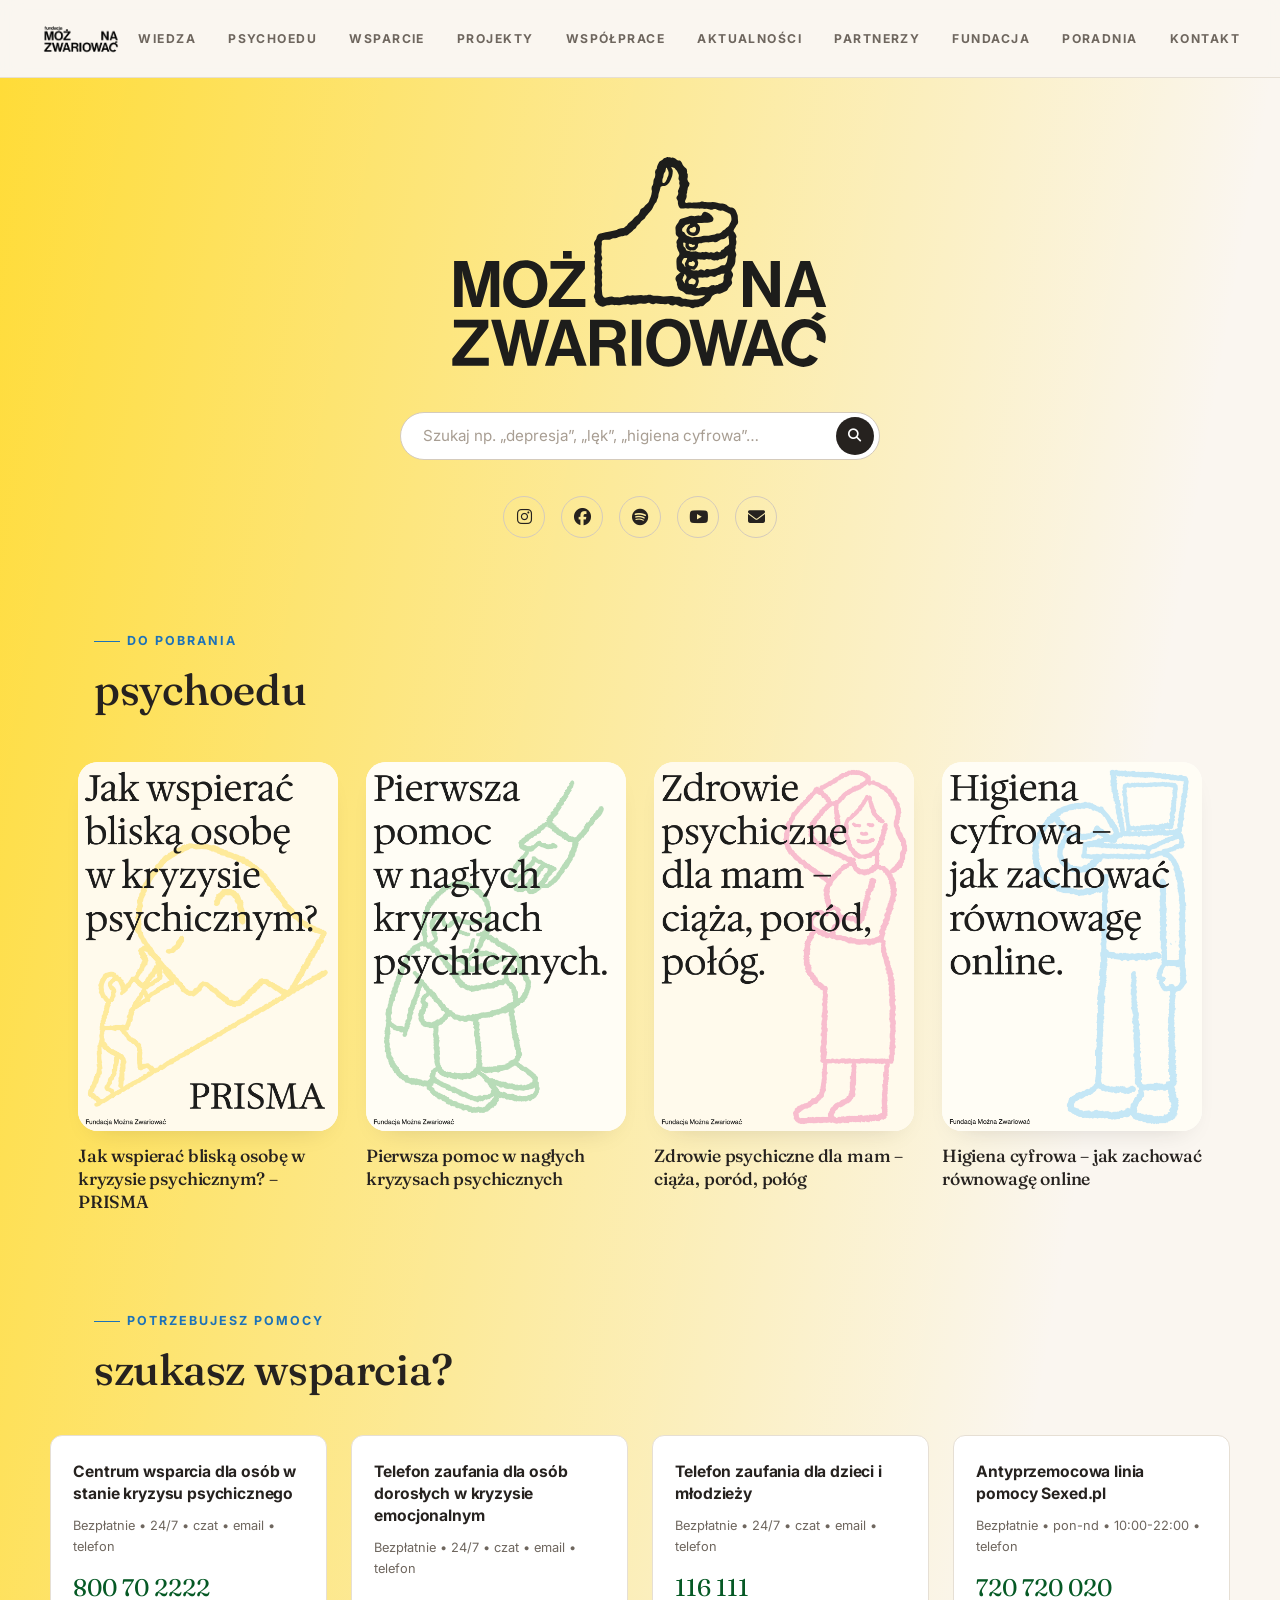
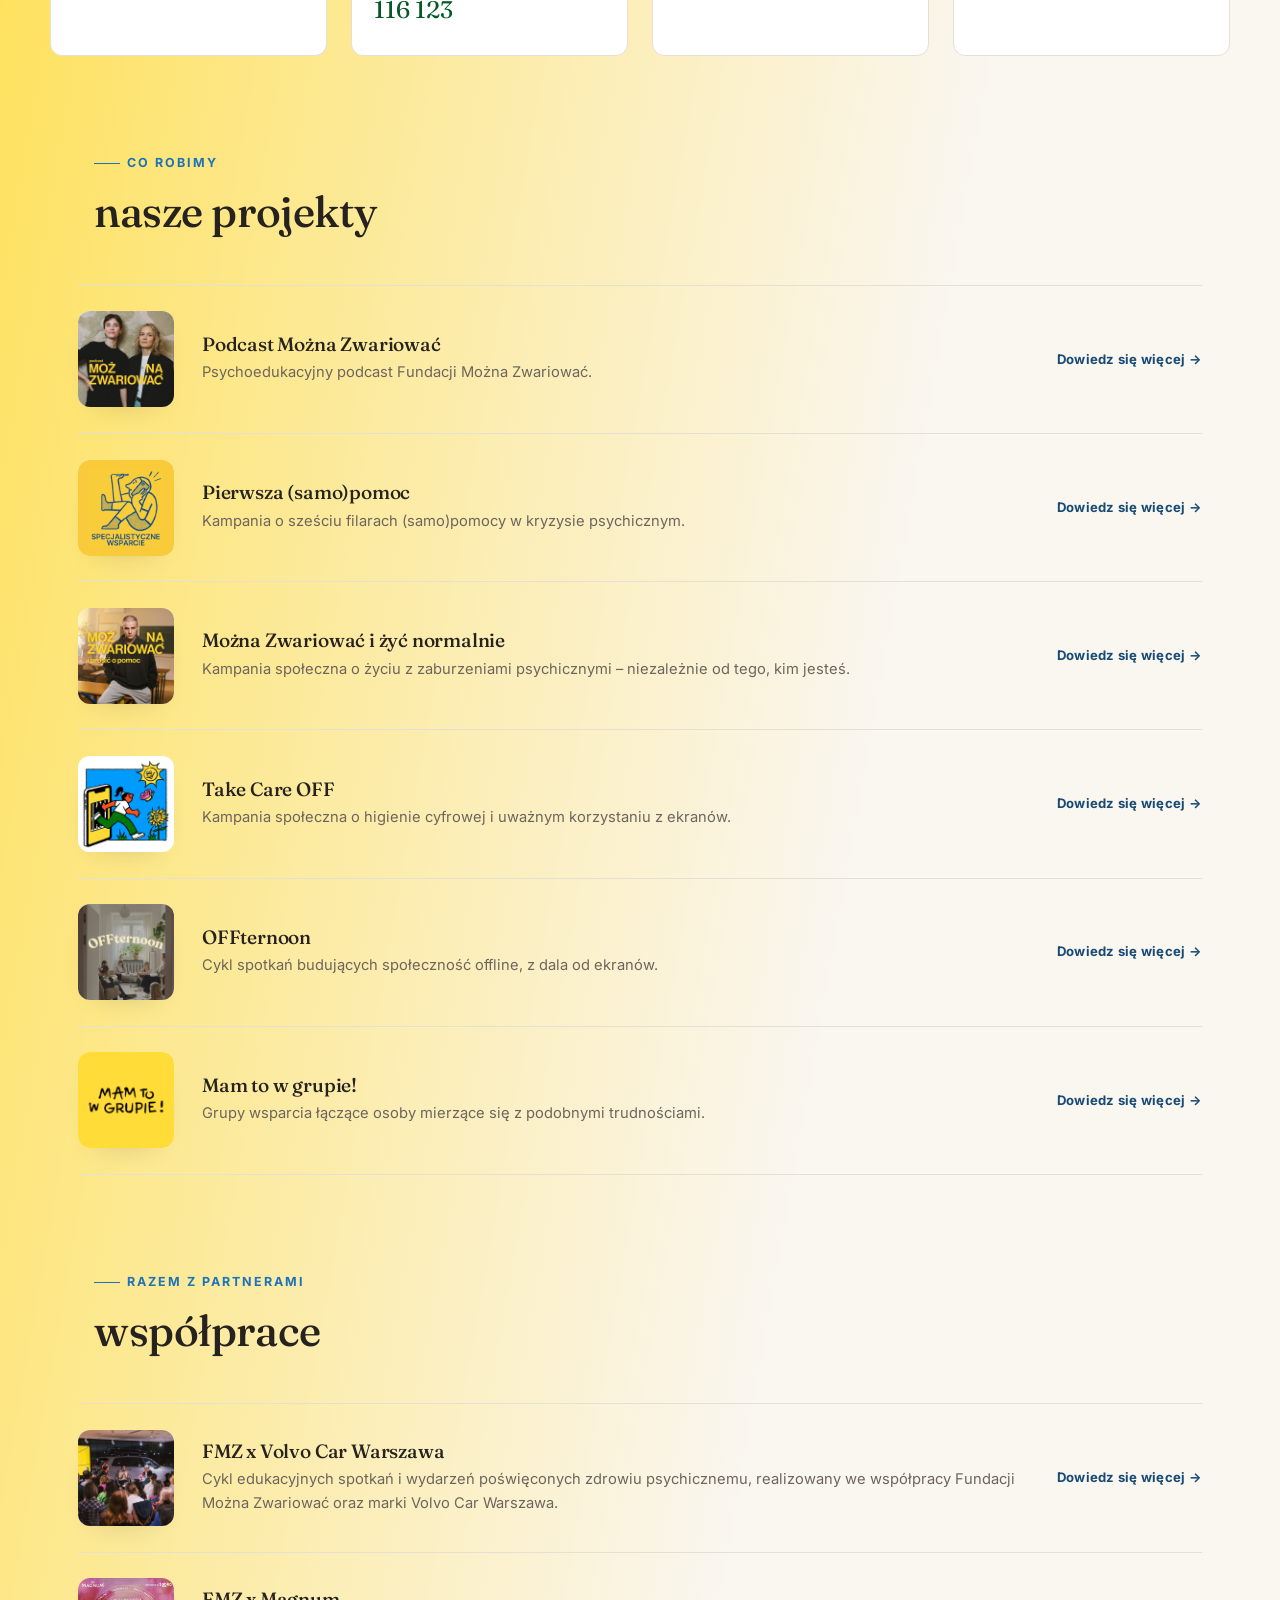
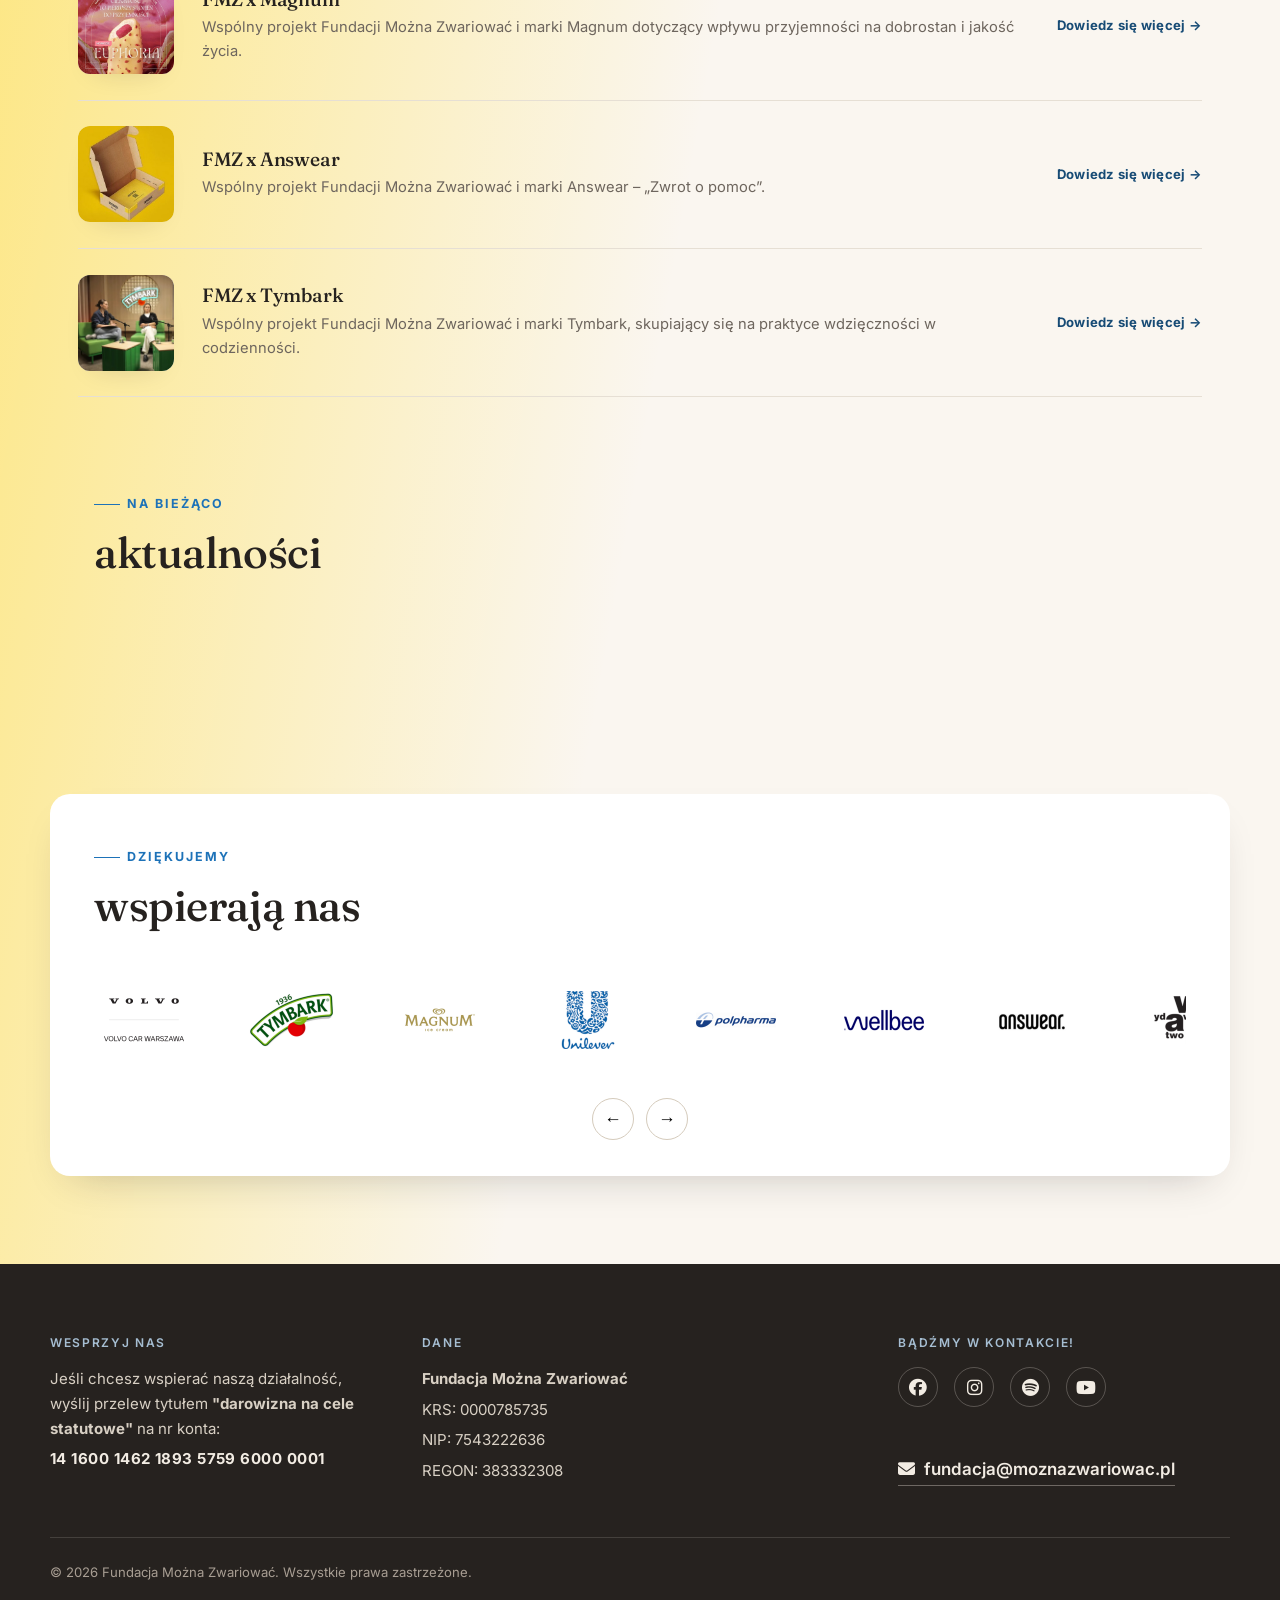
<file: index.html>
<!DOCTYPE html>
<html lang="pl">
  <head>
    <meta charset="UTF-8" />
    <meta name="viewport" content="width=device-width, initial-scale=1.0" />
    <title>Fundacja Można Zwariować</title>
    <meta name="description" content="Fundacja Można Zwariować mówi głośno o zdrowiu psychicznym – bez tabu. Psychoedukacja, podcast, grupy wsparcia, poradnia i projekty społeczne." />
    <meta property="og:type" content="website" />
    <meta property="og:site_name" content="Fundacja Można Zwariować" />
    <meta property="og:locale" content="pl_PL" />
    <meta property="og:title" content="Fundacja Można Zwariować" />
    <meta property="og:description" content="Fundacja Można Zwariować mówi głośno o zdrowiu psychicznym – bez tabu. Psychoedukacja, podcast, grupy wsparcia, poradnia i projekty społeczne." />
    <meta property="og:url" content="https://moznazwariowac.pl/" />
    <meta property="og:image" content="https://moznazwariowac.pl/images/og-image.jpg" />
    <meta property="og:image:width" content="1200" />
    <meta property="og:image:height" content="630" />
    <meta name="twitter:card" content="summary_large_image" />
    <link rel="preconnect" href="https://fonts.googleapis.com" />
    <link rel="preconnect" href="https://fonts.gstatic.com" crossorigin />
    <link
      href="https://fonts.googleapis.com/css2?family=Fraunces:ital,opsz,wght@0,9..144,400;0,9..144,500;0,9..144,600;1,9..144,400&family=Inter:wght@400;500;600;700;800&display=swap"
      rel="stylesheet"
    />
    <link
      rel="stylesheet"
      href="https://cdnjs.cloudflare.com/ajax/libs/font-awesome/6.5.0/css/all.min.css"
    />
    <link rel="stylesheet" href="style.css?v=38" />
    <link rel="icon" type="image/png" href="images/favicon.png" />
  </head>
  <body>
    <header>
        <a href="index.html">
          <img
            src="images/logo-black.png"
            alt="Fundacja Można Zwariować"
            class="logo"
          />
        </a>

        <nav class="desktop-nav">
          <a href="wiedza.html">WIEDZA</a>
          <a href="#psychoedu">PSYCHOEDU</a>
          <a href="#wsparcie">WSPARCIE</a>
          <a href="#projekty">PROJEKTY</a>
          <a href="#wspolprace">WSPÓŁPRACE</a>
          <a href="#aktualnosci">AKTUALNOŚCI</a>
          <a href="#partnerzy">PARTNERZY</a>
          <a href="fundacja.html">FUNDACJA</a>
          <a href="https://poradniamoznazwariowac.pl/" target="_blank">PORADNIA</a>
          <a href="#kontakt">KONTAKT</a>
        </nav>

      <button class="menu-toggle" onclick="toggleMenu()" aria-label="Menu">☰</button>
    </header>

    <nav class="menu" id="mobileMenu">
      <button class="menu-close" onclick="toggleMenu()" aria-label="Zamknij menu">✕</button>
      <a href="wiedza.html">Wiedza</a>
      <a href="#psychoedu">Psychoedu</a>
      <a href="#wsparcie">Wsparcie</a>
      <a href="#projekty">Projekty</a>
      <a href="#wspolprace">Współprace</a>
      <a href="#aktualnosci">Aktualności</a>
      <a href="#partnerzy">Partnerzy</a>
      <a href="fundacja.html">Fundacja</a>
      <a href="https://poradniamoznazwariowac.pl/" target="_blank">Poradnia</a>
      <a href="#kontakt">Kontakt</a>
    </nav>

    <main class="container">
      <div class="gradient-zone">
      <section class="hero">
        <img
          src="images/MZthumblogo.svg"
          alt="Fundacja Można Zwariować"
          class="hero-logo"
        />

        <div class="hero-search-wrapper">
          <form class="hero-search" id="heroSearchForm" role="search" autocomplete="off">
            <input
              type="text"
              id="heroSearchInput"
              placeholder="Szukaj np. „depresja”, „lęk”, „higiena cyfrowa”…"
              aria-label="Szukaj w bazie wiedzy"
            />
            <button type="submit" class="hero-search-submit" aria-label="Szukaj">
              <i class="fas fa-search"></i>
            </button>
          </form>
          <div class="search-suggestions" id="heroSearchSuggestions"></div>
        </div>

       <div class="social-icons">
          <a href="https://www.instagram.com/moznazwariowac/" target="_blank"
            ><i class="fab fa-instagram"></i
          ></a>
          <a
            href="https://www.facebook.com/fundacjamoznazwariowac/"
            target="_blank"
            ><i class="fab fa-facebook"></i
          ></a>
          <a
            href="https://open.spotify.com/show/7yq7L2H5VwxzbtKMXawCY4"
            target="_blank"
            ><i class="fab fa-spotify"></i
          ></a>
          <a href="https://www.youtube.com/@moznazwariowac" target="_blank"
            ><i class="fab fa-youtube"></i
          ></a>
          <a href="mailto:fundacja@moznazwariowac.pl"
            ><i class="fas fa-envelope"></i
          ></a>
        </div>
      </section>


      <div class="section-heading" id="psychoedu">
        <p class="eyebrow">Do pobrania</p>
        <h2>psychoedu</h2>
      </div>
      <section class="projects" id="psychoedu-materialy" aria-label="Materiały do pobrania">
        <a class="project" href="https://drive.google.com/file/d/1dH6vZEk3X3gKUA7QLHs_zhx847miFxQl/view?usp=sharing" target="_blank" rel="noopener">
          <div class="image-wrapper">
            <img src="images/psychoedu/prisma.png" alt="Jak wspierać bliską osobę w kryzysie psychicznym? PRISMA" />
          </div>
          <h3>Jak wspierać bliską osobę w kryzysie psychicznym? – PRISMA</h3>
        </a>

        <a class="project" href="https://drive.google.com/file/d/1ys7moNHUGmXeyTDCe5k1jp7f_pBhKyRo/view?usp=sharing" target="_blank" rel="noopener">
          <div class="image-wrapper">
            <img src="images/psychoedu/pierwsza-pomoc.png" alt="Pierwsza pomoc w nagłych kryzysach psychicznych" />
          </div>
          <h3>Pierwsza pomoc w nagłych kryzysach psychicznych</h3>
        </a>

        <a class="project" href="https://drive.google.com/file/d/1O34Plb5wRDuKD5qvX75muHB6kGhdKzjv/view?usp=sharing" target="_blank" rel="noopener">
          <div class="image-wrapper">
            <img src="images/psychoedu/zdrowie-psychiczne-mam.png" alt="Zdrowie psychiczne dla mam – ciąża, poród, połóg" />
          </div>
          <h3>Zdrowie psychiczne dla mam – ciąża, poród, połóg</h3>
        </a>

        <a class="project" href="https://drive.google.com/file/d/1wUWBpvicBmy4-w4uSs5lAGBhzBgagpvX/view?usp=sharing" target="_blank" rel="noopener">
          <div class="image-wrapper">
            <img src="images/psychoedu/higiena-cyfrowa.png" alt="Higiena cyfrowa – jak zachować równowagę online" />
          </div>
          <h3>Higiena cyfrowa – jak zachować równowagę online</h3>
        </a>
      </section>

      <section class="trusted-section" id="wsparcie-sekcja" aria-label="Organizacje, którym możesz zaufać">
        <div class="trusted-heading" id="wsparcie">
          <p class="eyebrow">Potrzebujesz pomocy</p>
          <h2>Szukasz wsparcia?</h2>
        </div>
        <div class="trusted-grid">
          <article class="trusted-card">
            <h3 class="trusted-title"><a href="https://centrumwsparcia.pl/" target="_blank" rel="noopener">Centrum wsparcia dla osób w stanie kryzysu psychicznego</a></h3>
            <p class="trusted-meta">Bezpłatnie • 24/7 • czat • email • telefon</p>
            <p class="trusted-phone"><a href="tel:800702222">800 70 2222</a></p>
          </article>

          <article class="trusted-card">
            <h3 class="trusted-title"><a href="https://116sos.pl/" target="_blank" rel="noopener">Telefon zaufania dla osób dorosłych w kryzysie emocjonalnym</a></h3>
            <p class="trusted-meta">Bezpłatnie • 24/7 • czat • email • telefon</p>
            <p class="trusted-phone"><a href="tel:116123">116 123</a></p>
          </article>

          <article class="trusted-card">
            <h3 class="trusted-title"><a href="https://116111.pl/" target="_blank" rel="noopener">Telefon zaufania dla dzieci i młodzieży</a></h3>
            <p class="trusted-meta">Bezpłatnie • 24/7 • czat • email • telefon</p>
            <p class="trusted-phone"><a href="tel:116111">116 111</a></p>
          </article>

          <article class="trusted-card">
            <h3 class="trusted-title"><a href="https://sexed.pl/antyprzemocowa-linia/" target="_blank" rel="noopener">Antyprzemocowa linia pomocy Sexed.pl</a></h3>
            <p class="trusted-meta">Bezpłatnie • pon-nd • 10:00-22:00 • telefon</p>
            <p class="trusted-phone"><a href="tel:720720020">720 720 020</a></p>
          </article>
        </div>
      </section>

      <div class="section-heading" id="projekty">
        <p class="eyebrow">Co robimy</p>
        <h2>nasze projekty</h2>
      </div>
      <div class="projects-list">
        <a href="https://open.spotify.com/show/7yq7L2H5VwxzbtKMXawCY4" target="_blank" class="project-row">
          <div class="project-row-thumb"><img src="images/thumbs/podcast.jpg" alt="Podcast Można Zwariować" /></div>
          <div class="project-row-text">
            <h3>Podcast Można Zwariować</h3>
            <p>Psychoedukacyjny podcast Fundacji Można Zwariować.</p>
          </div>
          <span class="project-row-arrow">Dowiedz się więcej →</span>
        </a>

        <a href="pierwszasamopomoc.html" class="project-row">
          <div class="project-row-thumb"><img src="images/psp-wsparcie.png" alt="Pierwsza (samo)pomoc" /></div>
          <div class="project-row-text">
            <h3>Pierwsza (samo)pomoc</h3>
            <p>Kampania o sześciu filarach (samo)pomocy w kryzysie psychicznym.</p>
          </div>
          <span class="project-row-arrow">Dowiedz się więcej →</span>
        </a>

        <a href="kampania.html" class="project-row">
          <div class="project-row-thumb"><img src="images/thumbs/kampania.jpg" alt="Można Zwariować i żyć normalnie" /></div>
          <div class="project-row-text">
            <h3>Można Zwariować i żyć normalnie</h3>
            <p>Kampania społeczna o życiu z zaburzeniami psychicznymi – niezależnie od tego, kim jesteś.</p>
          </div>
          <span class="project-row-arrow">Dowiedz się więcej →</span>
        </a>

        <a href="takecareoff.html" class="project-row">
          <div class="project-row-thumb"><img src="images/thumbs/takecareoff.jpg" alt="Take Care OFF" /></div>
          <div class="project-row-text">
            <h3>Take Care OFF</h3>
            <p>Kampania społeczna o higienie cyfrowej i uważnym korzystaniu z ekranów.</p>
          </div>
          <span class="project-row-arrow">Dowiedz się więcej →</span>
        </a>

        <a href="offternoon.html" class="project-row">
          <div class="project-row-thumb"><img src="images/thumbs/offternoon.jpg" alt="OFFternoon" /></div>
          <div class="project-row-text">
            <h3>OFFternoon</h3>
            <p>Cykl spotkań budujących społeczność offline, z dala od ekranów.</p>
          </div>
          <span class="project-row-arrow">Dowiedz się więcej →</span>
        </a>

        <a href="mamtowgrupie.html" class="project-row">
          <div class="project-row-thumb"><img src="images/mamtowgrupie-thumb.png?v=2" alt="Mam to w grupie!" /></div>
          <div class="project-row-text">
            <h3>Mam to w grupie!</h3>
            <p>Grupy wsparcia łączące osoby mierzące się z podobnymi trudnościami.</p>
          </div>
          <span class="project-row-arrow">Dowiedz się więcej →</span>
        </a>

      </div>

      <div class="section-heading" id="wspolprace">
        <p class="eyebrow">Razem z partnerami</p>
        <h2>współprace</h2>
      </div>
      <div class="projects-list">
        <a href="volvo.html" class="project-row">
          <div class="project-row-thumb"><img src="images/volvo/thumb.jpg?v=2" alt="FMZ x Volvo Car Warszawa" /></div>
          <div class="project-row-text">
            <h3>FMZ x Volvo Car Warszawa</h3>
            <p>Cykl edukacyjnych spotkań i wydarzeń poświęconych zdrowiu psychicznemu, realizowany we współpracy Fundacji Można Zwariować oraz marki Volvo Car Warszawa.</p>
          </div>
          <span class="project-row-arrow">Dowiedz się więcej →</span>
        </a>

        <a href="magnum.html" class="project-row">
          <div class="project-row-thumb"><img src="images/magnum-euphoria.jpg" alt="FMZ x Magnum" /></div>
          <div class="project-row-text">
            <h3>FMZ x Magnum</h3>
            <p>Wspólny projekt Fundacji Można Zwariować i marki Magnum dotyczący wpływu przyjemności na dobrostan i jakość życia.</p>
          </div>
          <span class="project-row-arrow">Dowiedz się więcej →</span>
        </a>

        <a href="answear.html" class="project-row">
          <div class="project-row-thumb"><img src="images/answear/thumb.jpg?v=2" alt="FMZ x Answear" /></div>
          <div class="project-row-text">
            <h3>FMZ x Answear</h3>
            <p>Wspólny projekt Fundacji Można Zwariować i marki Answear – „Zwrot o pomoc”.</p>
          </div>
          <span class="project-row-arrow">Dowiedz się więcej →</span>
        </a>

        <a href="tymbark.html" class="project-row">
          <div class="project-row-thumb"><img src="images/tymbark/thumb.jpg?v=2" alt="FMZ x Tymbark" /></div>
          <div class="project-row-text">
            <h3>FMZ x Tymbark</h3>
            <p>Wspólny projekt Fundacji Można Zwariować i marki Tymbark, skupiający się na praktyce wdzięczności w codzienności.</p>
          </div>
          <span class="project-row-arrow">Dowiedz się więcej →</span>
        </a>
      </div>

        <section class="instagram-section" aria-label="Aktualności">
          <div class="instagram-heading" id="aktualnosci">
            <p class="eyebrow">Na bieżąco</p>
            <h2>aktualności</h2>
          </div>
          <div class="instagram-grid-container">
            <!-- Behold Instagram Feed Widget -->
            <behold-widget feed-id="1lDxrCmmyEaCpyabLuM0"></behold-widget>
            <script>
              (() => {
                const d=document,s=d.createElement("script");s.type="module";
                s.src="https://w.behold.so/widget.js";d.head.append(s);
              })();
            </script>
          </div>
        </section>

        <section class="partners-section" aria-label="Partnerzy">
          <div class="partners-box" id="partnerzy">
          <div class="partners-heading">
            <p class="eyebrow">Dziękujemy</p>
            <h2>wspierają nas</h2>
          </div>
          <div class="partners-track" id="partnersTrack">
            <div class="partner-item"><img src="images/partnerzy/1.png?v=2" alt="Partner 1" /></div>
            <div class="partner-item"><img src="images/partnerzy/2.png?v=2" alt="Partner 2" /></div>
            <div class="partner-item"><img src="images/partnerzy/3.png?v=2" alt="Partner 3" /></div>
            <div class="partner-item"><img src="images/partnerzy/4.png?v=2" alt="Partner 4" /></div>
            <div class="partner-item"><img src="images/partnerzy/5.png?v=2" alt="Partner 5" /></div>
            <div class="partner-item"><img src="images/partnerzy/6.png?v=2" alt="Partner 6" /></div>
            <div class="partner-item"><img src="images/partnerzy/7.png?v=2" alt="Partner 7" /></div>
            <div class="partner-item"><img src="images/partnerzy/8.png?v=2" alt="Partner 8" /></div>
            <div class="partner-item"><img src="images/partnerzy/9.png?v=2" alt="Partner 9" /></div>
            <div class="partner-item"><img src="images/partnerzy/10.png?v=2" alt="Partner 10" /></div>
            <div class="partner-item"><img src="images/partnerzy/11.png?v=2" alt="Partner 11" /></div>
            <div class="partner-item"><img src="images/partnerzy/12.png?v=2" alt="Partner 12" /></div>
            <div class="partner-item"><img src="images/partnerzy/13.png?v=2" alt="Partner 13" /></div>
            <div class="partner-item"><img src="images/partnerzy/14.png?v=2" alt="Partner 14" /></div>
            <div class="partner-item"><img src="images/partnerzy/15.png?v=2" alt="Partner 15" /></div>
            <div class="partner-item"><img src="images/partnerzy/16.png?v=2" alt="Partner 16" /></div>
            <div class="partner-item"><img src="images/partnerzy/17.png?v=2" alt="Partner 17" /></div>
            <div class="partner-item"><img src="images/partnerzy/18.png?v=2" alt="Partner 18" /></div>
            <div class="partner-item"><img src="images/partnerzy/19.png?v=2" alt="Partner 19" /></div>
            <div class="partner-item"><img src="images/partnerzy/20.png?v=2" alt="Partner 20" /></div>
            <div class="partner-item"><img src="images/partnerzy/21.png?v=2" alt="Partner 21" /></div>
          </div>
          <div class="partners-controls">
            <button class="partners-arrow" id="partnersPrev" aria-label="Poprzedni">←</button>
            <button class="partners-arrow" id="partnersNext" aria-label="Następny">→</button>
          </div>
          </div>
        </section>
      </div>
      </main>

    <footer class="footer" id="kontakt">
      <div class="footer-content">
        <div class="footer-section">
          <h3>WESPRZYJ NAS</h3>
          <div class="donation-info">
            <p>Jeśli chcesz wspierać naszą działalność, wyślij przelew tytułem <strong>"darowizna na cele statutowe"</strong> na nr konta:</p>
            <p class="bank-account"><strong>14 1600 1462 1893 5759 6000 0001</strong></p>
          </div>
        </div>

        <div class="footer-section">
          <h3>DANE</h3>
          <div class="contact-info">
            <p><strong>Fundacja Można Zwariować</strong></p>
            <p>KRS: 0000785735</p>
            <p>NIP: 7543222636</p>
            <p>REGON: 383332308</p>
          </div>
        </div>

        <div class="footer-section">
          <h3>BĄDŹMY W KONTAKCIE!</h3>
          <div class="footer-social-icons">
            <a href="https://www.facebook.com/fundacjamoznazwariowac/" target="_blank">
              <i class="fab fa-facebook"></i>
            </a>
            <a href="https://www.instagram.com/moznazwariowac/" target="_blank">
              <i class="fab fa-instagram"></i>
            </a>
            <a href="https://open.spotify.com/show/7yq7L2H5VwxzbtKMXawCY4" target="_blank">
              <i class="fab fa-spotify"></i>
            </a>
            <a href="https://www.youtube.com/@moznazwariowac" target="_blank">
              <i class="fab fa-youtube"></i>
            </a>
          </div> <br>
          <a href="mailto:fundacja@moznazwariowac.pl" class="email-link">
            <i class="fas fa-envelope"></i> fundacja@moznazwariowac.pl
          </a>
        </div>
      </div>
      <div class="footer-bottom">
        <p>&copy; 2026 Fundacja Można Zwariować. Wszystkie prawa zastrzeżone.</p>
      </div>
    </footer>

    <script src="contentful-config.js?v=2"></script>
    <script src="posts-data.js?v=6"></script>
    <script src="script.js?v=3"></script>
  </body>
</html>
</file>
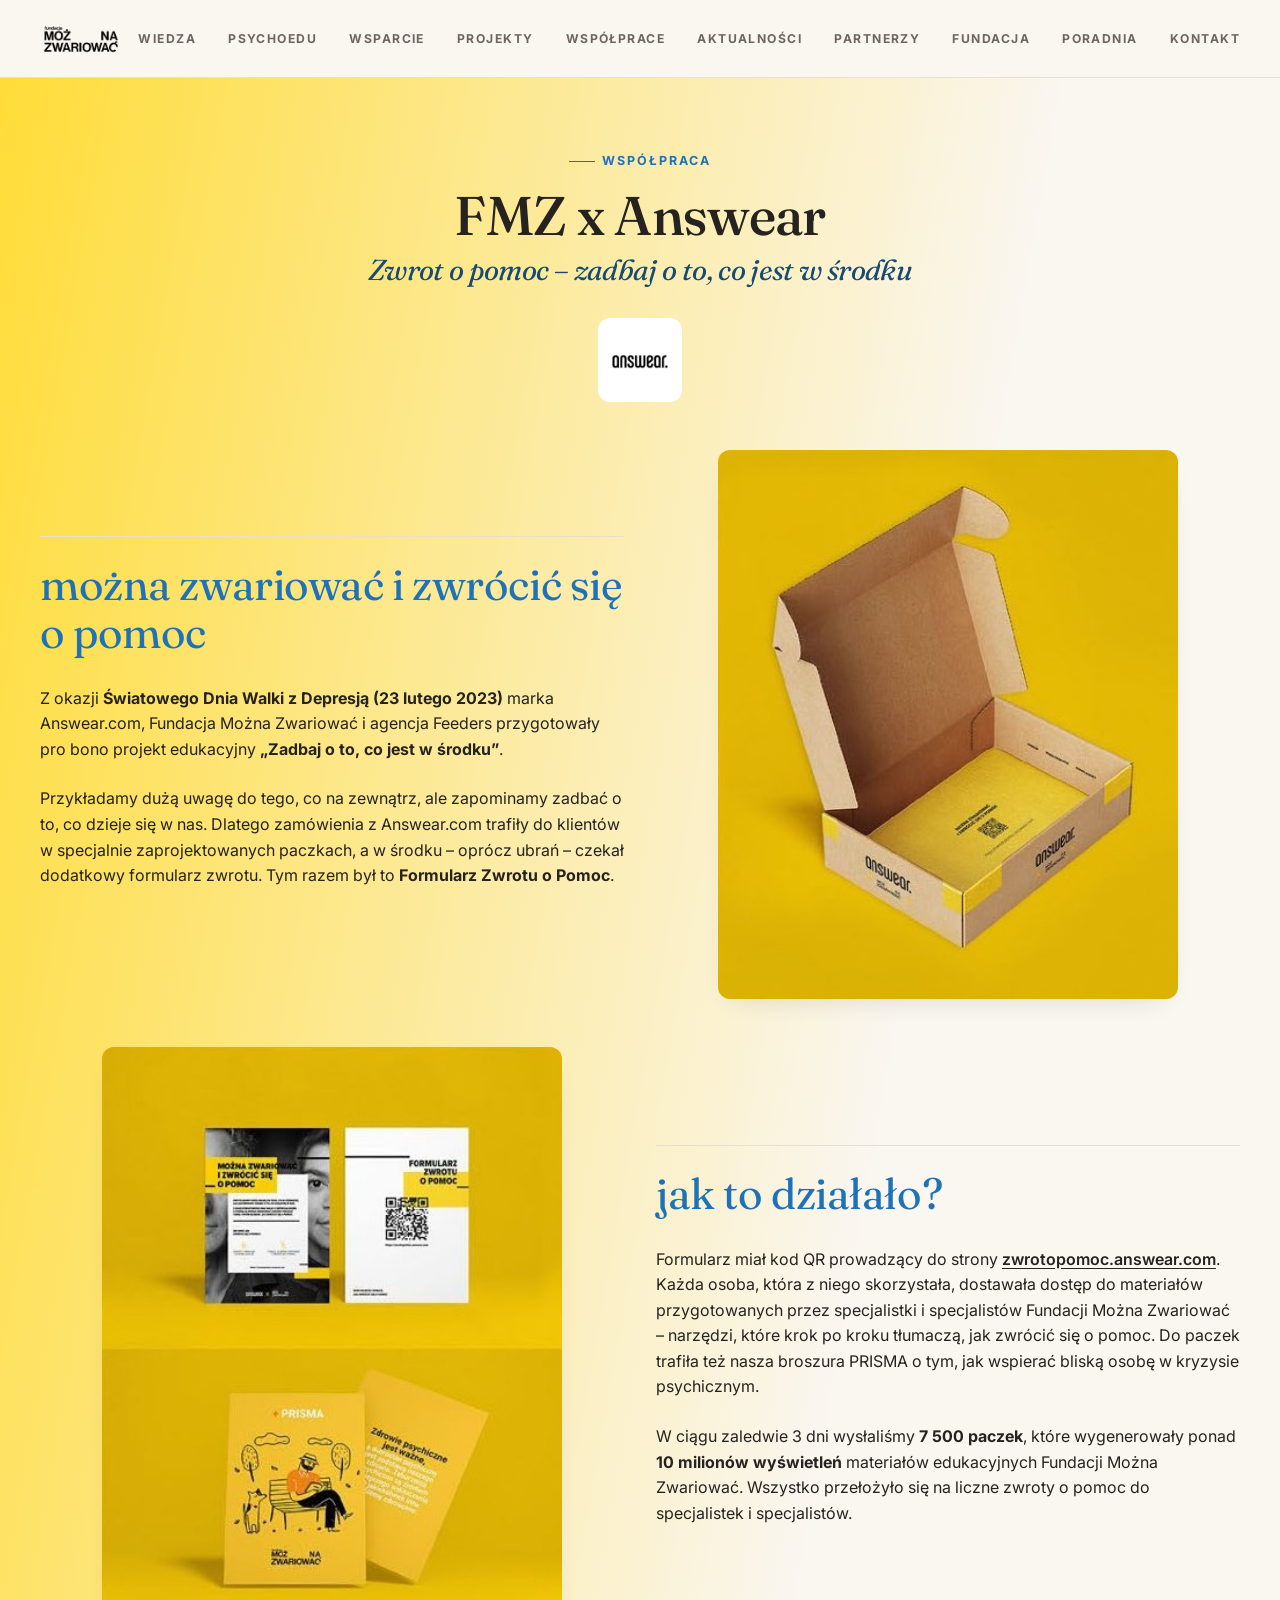
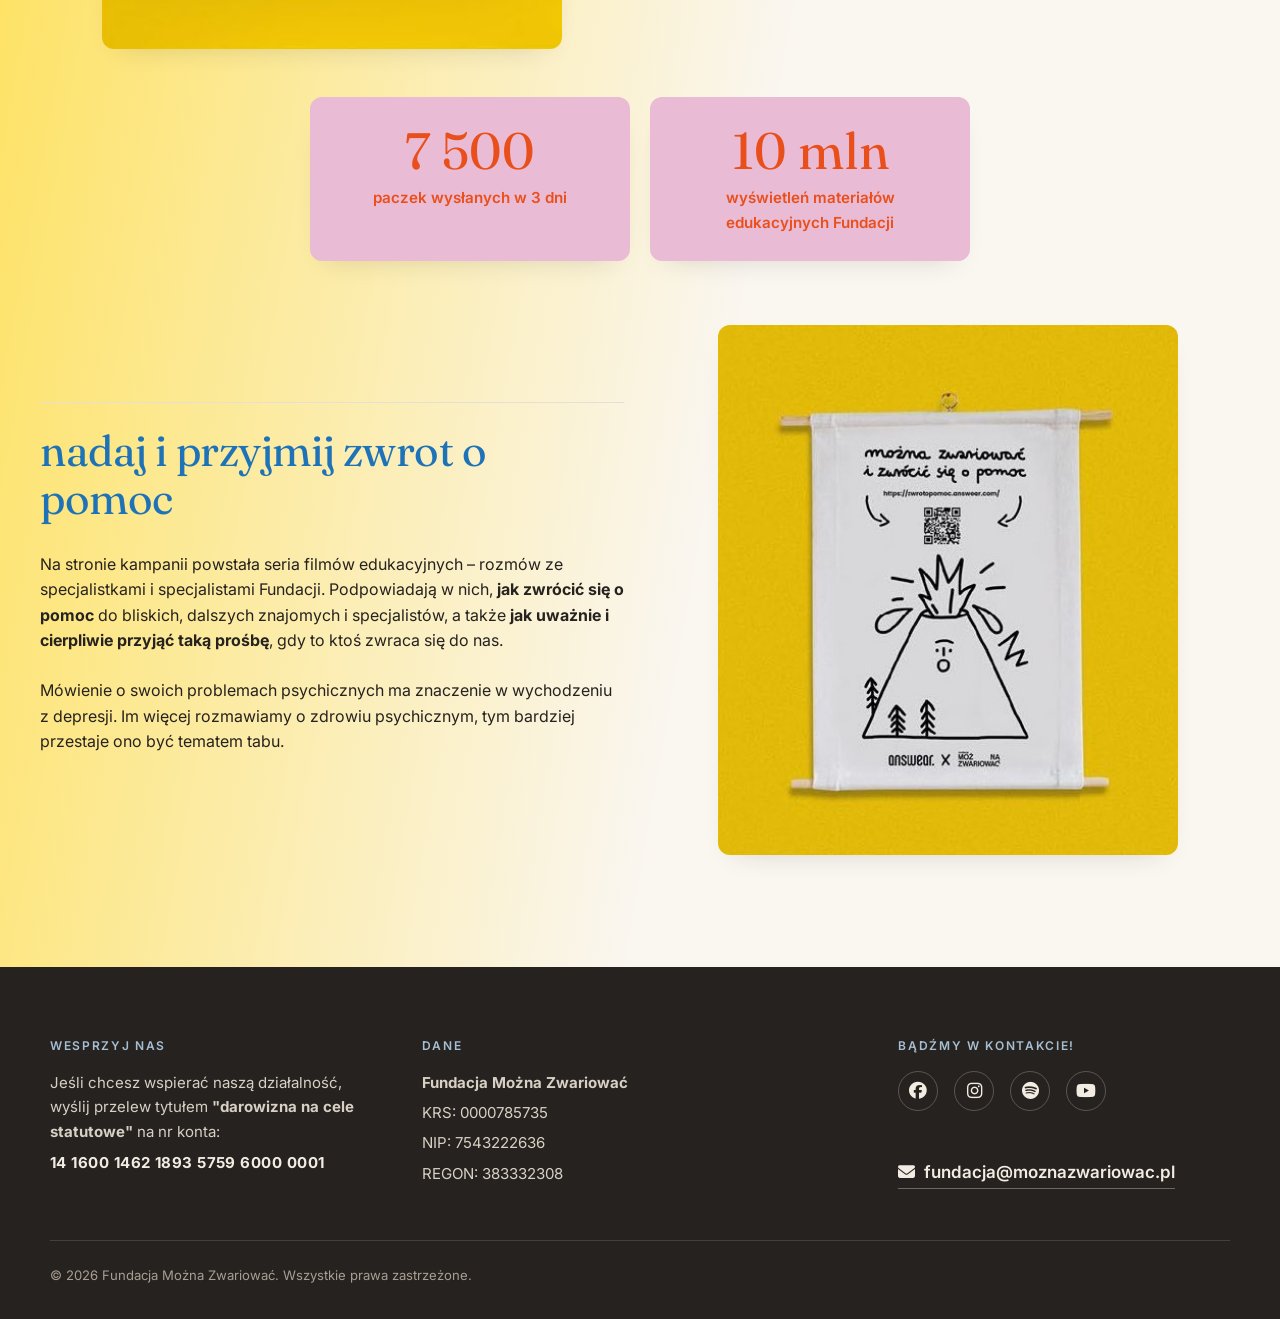
<file: answear.html>
<!DOCTYPE html>
<html lang="pl">
  <head>
    <meta charset="UTF-8" />
    <meta name="viewport" content="width=device-width, initial-scale=1.0" />
    <title>FMZ x Answear - Fundacja Można Zwariować</title>
    <meta name="description" content="FMZ x Answear – „Zadbaj o to, co jest w środku”: projekt edukacyjny na Światowy Dzień Walki z Depresją z Formularzem Zwrotu o Pomoc w paczkach Answear.com." />
    <meta property="og:type" content="website" />
    <meta property="og:site_name" content="Fundacja Można Zwariować" />
    <meta property="og:locale" content="pl_PL" />
    <meta property="og:title" content="FMZ x Answear - Fundacja Można Zwariować" />
    <meta property="og:description" content="FMZ x Answear – „Zadbaj o to, co jest w środku”: projekt edukacyjny na Światowy Dzień Walki z Depresją z Formularzem Zwrotu o Pomoc w paczkach Answear.com." />
    <meta property="og:url" content="https://moznazwariowac.pl/answear.html" />
    <meta property="og:image" content="https://moznazwariowac.pl/images/og-image.jpg" />
    <meta property="og:image:width" content="1200" />
    <meta property="og:image:height" content="630" />
    <meta name="twitter:card" content="summary_large_image" />
    <link rel="stylesheet" href="style.css?v=38" />
    <link rel="icon" type="image/png" href="images/favicon.png" />
    <link
      rel="stylesheet"
      href="https://cdnjs.cloudflare.com/ajax/libs/font-awesome/6.5.0/css/all.min.css"
    />
    <link rel="preconnect" href="https://fonts.googleapis.com" />
    <link rel="preconnect" href="https://fonts.gstatic.com" crossorigin />
    <link
      href="https://fonts.googleapis.com/css2?family=Fraunces:ital,opsz,wght@0,9..144,400;0,9..144,500;0,9..144,600;1,9..144,400&family=Inter:wght@400;500;600;700;800&display=swap"
      rel="stylesheet"
    />
  </head>
  <body>
    <header>
      <a href="index.html">
        <img
          src="images/logo-black.png"
          alt="Fundacja Można Zwariować"
          class="logo"
        />
      </a>

      <nav class="desktop-nav">
        <a href="wiedza.html">WIEDZA</a>
        <a href="index.html#psychoedu">PSYCHOEDU</a>
        <a href="index.html#wsparcie">WSPARCIE</a>
        <a href="index.html#projekty">PROJEKTY</a>
        <a href="index.html#wspolprace">WSPÓŁPRACE</a>
        <a href="index.html#aktualnosci">AKTUALNOŚCI</a>
        <a href="index.html#partnerzy">PARTNERZY</a>
        <a href="fundacja.html">FUNDACJA</a>
        <a href="https://poradniamoznazwariowac.pl/" target="_blank">PORADNIA</a>
        <a href="#kontakt">KONTAKT</a>
      </nav>

      <button class="menu-toggle" onclick="toggleMenu()">☰</button>
    </header>

    <nav class="menu" id="mobileMenu">
      <button class="menu-close" onclick="toggleMenu()" aria-label="Zamknij menu">✕</button>
      <a href="wiedza.html">Wiedza</a>
      <a href="index.html#psychoedu">Psychoedu</a>
      <a href="index.html#wsparcie">Wsparcie</a>
      <a href="index.html#projekty">Projekty</a>
      <a href="index.html#wspolprace">Współprace</a>
      <a href="index.html#aktualnosci">Aktualności</a>
      <a href="index.html#partnerzy">Partnerzy</a>
      <a href="fundacja.html">Fundacja</a>
      <a href="https://poradniamoznazwariowac.pl/" target="_blank">Poradnia</a>
      <a href="#kontakt">Kontakt</a>
    </nav>

    <main class="container">
      <div class="gradient-zone">
      <section class="offternoon-hero magnum-hero answear-hero">
        <p class="eyebrow" style="justify-content:center;">Współpraca</p>
        <h1 class="magnum-title">
          <span class="kampania-claim">FMZ x Answear</span>
          <span class="kampania-subclaim">Zwrot o pomoc – zadbaj o to, co jest w środku</span>
        </h1>

        <div class="magnum-logos">
          <img src="images/partnerzy/7.png?v=2" alt="Answear" />
        </div>

        <div class="offternoon-content answear-row">
          <div class="offternoon-left">
            <div class="offternoon-description m-order-1">
              <h3 class="offternoon-section-title">Można zwariować i zwrócić się o pomoc</h3>
              <p>
                Z okazji <b>Światowego Dnia Walki z Depresją (23 lutego 2023)</b>
                marka Answear.com, Fundacja Można Zwariować i agencja Feeders
                przygotowały pro bono projekt edukacyjny
                <b>„Zadbaj o to, co jest w środku”</b>.
              </p>
              <p>
                Przykładamy dużą uwagę do tego, co na zewnątrz, ale zapominamy
                zadbać o to, co dzieje się w nas. Dlatego zamówienia
                z Answear.com trafiły do klientów w specjalnie
                zaprojektowanych paczkach, a w środku – oprócz ubrań – czekał
                dodatkowy formularz zwrotu. Tym razem był to
                <b>Formularz Zwrotu o Pomoc</b>.
              </p>
            </div>
          </div>
          <div class="offternoon-right">
            <figure class="answear-figure m-order-2">
              <img
                src="images/answear/paczka.jpg"
                alt="Paczka Answear.com z hasłem „Można zwariować i zwrócić się o pomoc” i kodem QR"
              />
            </figure>
          </div>
        </div>

        <div class="offternoon-content answear-row">
          <div class="offternoon-left">
            <figure class="answear-figure m-order-2">
              <img
                src="images/answear/formularz-prisma.jpg"
                alt="Formularz Zwrotu o Pomoc z kodem QR i broszura PRISMA Fundacji Można Zwariować"
              />
            </figure>
          </div>
          <div class="offternoon-right">
            <div class="offternoon-description m-order-1">
              <h3 class="offternoon-section-title">Jak to działało?</h3>
              <p>
                Formularz miał kod QR prowadzący do strony
                <a href="https://zwrotopomoc.answear.com/" target="_blank" rel="noopener">zwrotopomoc.answear.com</a>.
                Każda osoba, która z niego skorzystała, dostawała dostęp do
                materiałów przygotowanych przez specjalistki i specjalistów
                Fundacji Można Zwariować – narzędzi, które krok po kroku
                tłumaczą, jak zwrócić się o pomoc. Do paczek trafiła też nasza
                broszura PRISMA o tym, jak wspierać bliską osobę w kryzysie
                psychicznym.
              </p>
              <p>
                W ciągu zaledwie 3 dni wysłaliśmy <b>7 500 paczek</b>, które
                wygenerowały ponad <b>10 milionów wyświetleń</b> materiałów
                edukacyjnych Fundacji Można Zwariować. Wszystko przełożyło się
                na liczne zwroty o pomoc do specjalistek i specjalistów.
              </p>
            </div>
          </div>
        </div>

        <div class="answear-stats">
          <div class="answear-stat">
            <span class="answear-stat-number">7 500</span>
            <span class="answear-stat-label">paczek wysłanych w 3 dni</span>
          </div>
          <div class="answear-stat">
            <span class="answear-stat-number">10 mln</span>
            <span class="answear-stat-label">wyświetleń materiałów edukacyjnych Fundacji</span>
          </div>
        </div>

        <div class="offternoon-content answear-row">
          <div class="offternoon-left">
            <div class="offternoon-description m-order-1">
              <h3 class="offternoon-section-title">Nadaj i przyjmij zwrot o pomoc</h3>
              <p>
                Na stronie kampanii powstała seria filmów edukacyjnych –
                rozmów ze specjalistkami i specjalistami Fundacji. Podpowiadają
                w nich, <b>jak zwrócić się o pomoc</b> do bliskich, dalszych
                znajomych i specjalistów, a także
                <b>jak uważnie i cierpliwie przyjąć taką prośbę</b>, gdy to
                ktoś zwraca się do nas.
              </p>
              <p>
                Mówienie o swoich problemach psychicznych ma znaczenie
                w wychodzeniu z depresji. Im więcej rozmawiamy o zdrowiu
                psychicznym, tym bardziej przestaje ono być tematem tabu.
              </p>
            </div>
          </div>
          <div class="offternoon-right">
            <figure class="answear-figure m-order-2">
              <img
                src="images/answear/baner.jpg"
                alt="Baner „Można zwariować i zwrócić się o pomoc” z ilustracją wulkanu i kodem QR"
              />
            </figure>
          </div>
        </div>
      </section>
      </div>
    </main>

    <footer class="footer" id="kontakt">
      <div class="footer-content">
        <div class="footer-section">
          <h3>WESPRZYJ NAS</h3>
          <div class="donation-info">
            <p>
              Jeśli chcesz wspierać naszą działalność, wyślij przelew tytułem
              <strong>"darowizna na cele statutowe"</strong> na nr konta:
            </p>
            <p class="bank-account">
              <strong>14 1600 1462 1893 5759 6000 0001</strong>
            </p>
          </div>
        </div>

        <div class="footer-section">
          <h3>DANE</h3>
          <div class="contact-info">
            <p><strong>Fundacja Można Zwariować</strong></p>
            <p>KRS: 0000785735</p>
            <p>NIP: 7543222636</p>
            <p>REGON: 383332308</p>
          </div>
        </div>

        <div class="footer-section">
          <h3>BĄDŹMY W KONTAKCIE!</h3>
          <div class="footer-social-icons">
            <a
              href="https://www.facebook.com/fundacjamoznazwariowac/"
              target="_blank"
            >
              <i class="fab fa-facebook"></i>
            </a>
            <a href="https://www.instagram.com/moznazwariowac/" target="_blank">
              <i class="fab fa-instagram"></i>
            </a>
            <a
              href="https://open.spotify.com/show/7yq7L2H5VwxzbtKMXawCY4"
              target="_blank"
            >
              <i class="fab fa-spotify"></i>
            </a>
            <a href="https://www.youtube.com/@moznazwariowac" target="_blank">
              <i class="fab fa-youtube"></i>
            </a>
          </div>
          <br />
          <a href="mailto:fundacja@moznazwariowac.pl" class="email-link">
            <i class="fas fa-envelope"></i> fundacja@moznazwariowac.pl
          </a>
        </div>
      </div>
      <div class="footer-bottom">
        <p>
          &copy; 2026 Fundacja Można Zwariować. Wszystkie prawa zastrzeżone.
        </p>
      </div>
    </footer>

    <script src="script.js?v=3"></script>
  </body>
</html>
</file>
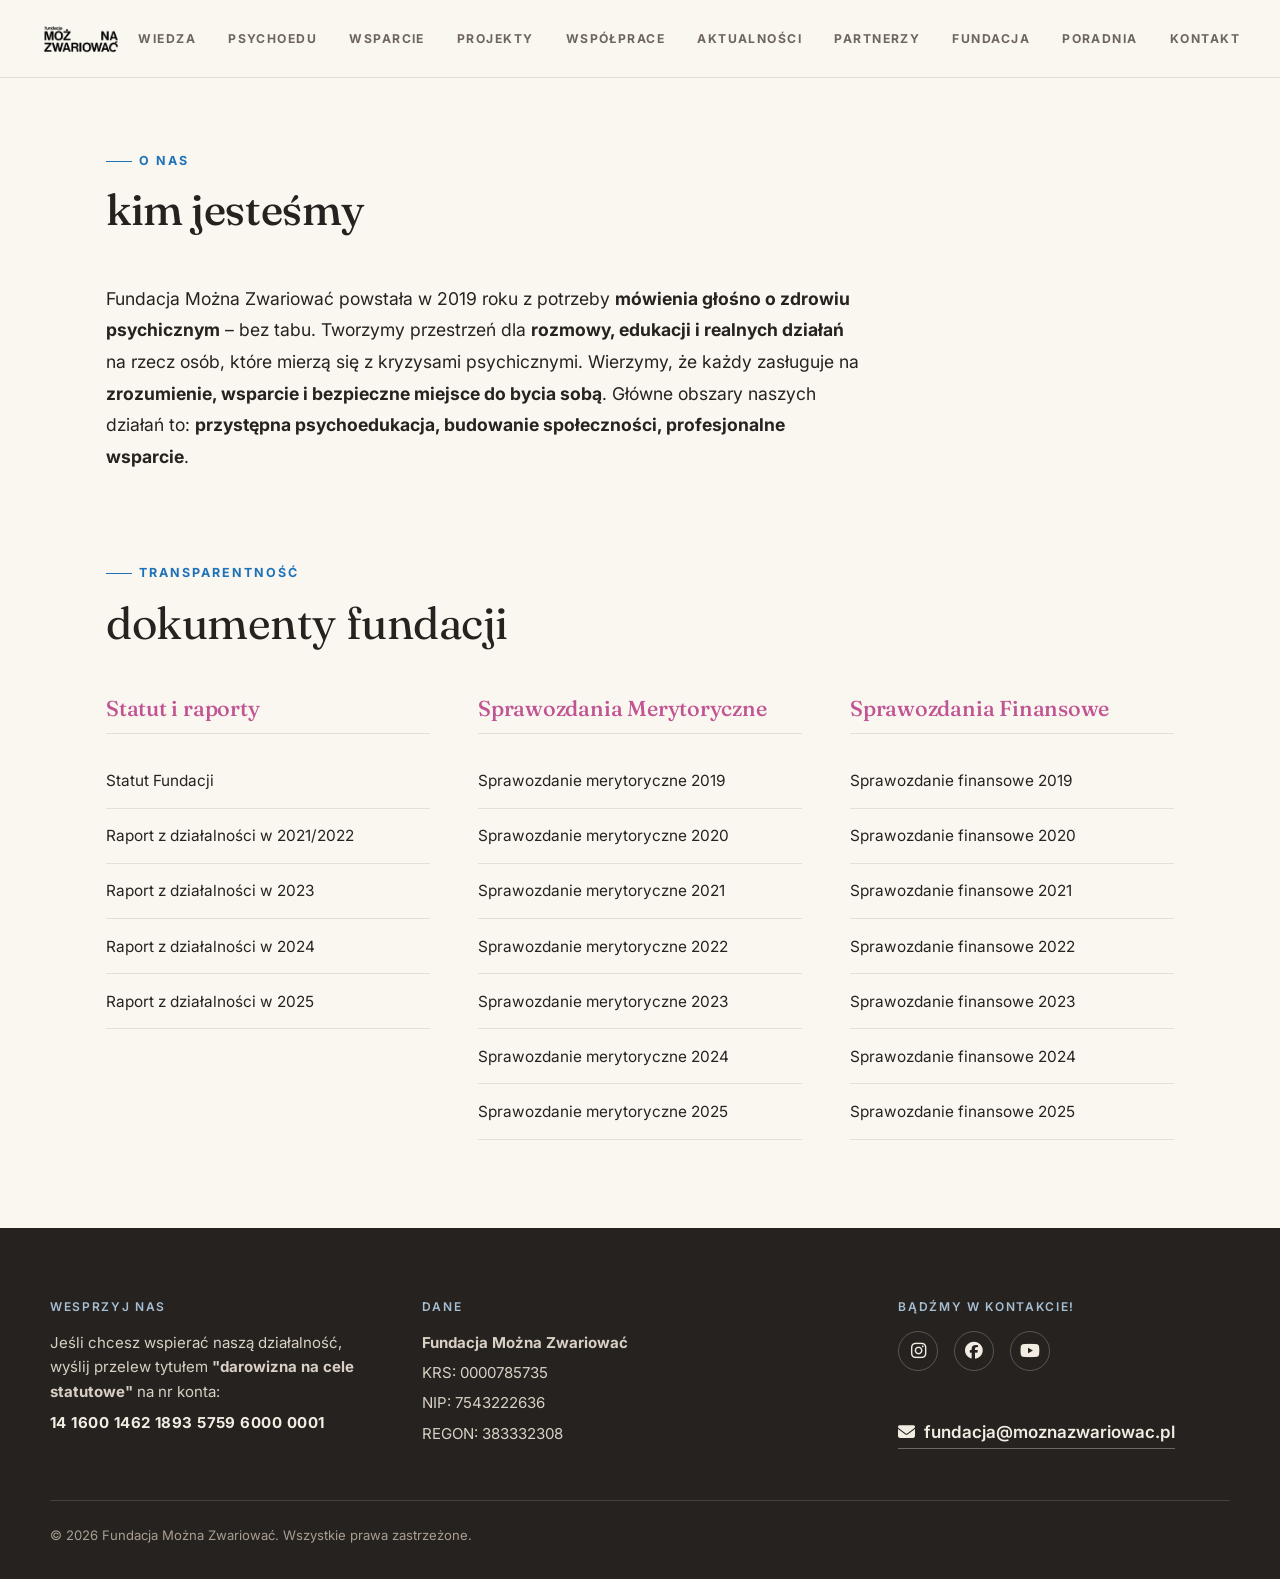
<file: fundacja.html>
<!DOCTYPE html>
<html lang="pl">
  <head>
    <meta charset="UTF-8" />
    <meta name="viewport" content="width=device-width, initial-scale=1.0" />
    <title>Dokumenty Fundacji - Fundacja Można Zwariować</title>
    <meta name="description" content="Kim jesteśmy i jak działamy. Statut, raporty z działalności oraz sprawozdania merytoryczne i finansowe Fundacji Można Zwariować." />
    <meta property="og:type" content="website" />
    <meta property="og:site_name" content="Fundacja Można Zwariować" />
    <meta property="og:locale" content="pl_PL" />
    <meta property="og:title" content="Dokumenty Fundacji - Fundacja Można Zwariować" />
    <meta property="og:description" content="Kim jesteśmy i jak działamy. Statut, raporty z działalności oraz sprawozdania merytoryczne i finansowe Fundacji Można Zwariować." />
    <meta property="og:url" content="https://moznazwariowac.pl/fundacja.html" />
    <meta property="og:image" content="https://moznazwariowac.pl/images/og-image.jpg" />
    <meta property="og:image:width" content="1200" />
    <meta property="og:image:height" content="630" />
    <meta name="twitter:card" content="summary_large_image" />
    <link rel="stylesheet" href="style.css?v=38" />
    <link rel="icon" type="image/png" href="images/favicon.png" />
    <link
      rel="stylesheet"
      href="https://cdnjs.cloudflare.com/ajax/libs/font-awesome/6.5.0/css/all.min.css"
    />
    <link rel="preconnect" href="https://fonts.googleapis.com" />
    <link rel="preconnect" href="https://fonts.gstatic.com" crossorigin />
    <link
      href="https://fonts.googleapis.com/css2?family=Fraunces:ital,opsz,wght@0,9..144,400;0,9..144,500;0,9..144,600;1,9..144,400&family=Inter:wght@400;500;600;700;800&display=swap"
      rel="stylesheet"
    />
  </head>
  <body>
    <header>
      <a href="index.html">
        <img
          src="images/logo-black.png"
          alt="Fundacja Można Zwariować"
          class="logo"
        />
      </a>

      <nav class="desktop-nav">
        <a href="wiedza.html">WIEDZA</a>
        <a href="index.html#psychoedu">PSYCHOEDU</a>
        <a href="index.html#wsparcie">WSPARCIE</a>
        <a href="index.html#projekty">PROJEKTY</a>
        <a href="index.html#wspolprace">WSPÓŁPRACE</a>
        <a href="index.html#aktualnosci">AKTUALNOŚCI</a>
        <a href="index.html#partnerzy">PARTNERZY</a>
        <a href="#">FUNDACJA</a>
        <a href="https://poradniamoznazwariowac.pl/" target="_blank">PORADNIA</a>
        <a href="#kontakt">KONTAKT</a>
      </nav>

      <button class="menu-toggle" onclick="toggleMenu()">☰</button>
    </header>

    <nav class="menu" id="mobileMenu">
      <button class="menu-close" onclick="toggleMenu()" aria-label="Zamknij menu">✕</button>
      <a href="wiedza.html">Wiedza</a>
      <a href="index.html#psychoedu">Psychoedu</a>
      <a href="index.html#wsparcie">Wsparcie</a>
      <a href="index.html#projekty">Projekty</a>
      <a href="index.html#wspolprace">Współprace</a>
      <a href="index.html#aktualnosci">Aktualności</a>
      <a href="index.html#partnerzy">Partnerzy</a>
      <a href="#">Fundacja</a>
      <a href="https://poradniamoznazwariowac.pl/" target="_blank">Poradnia</a>
      <a href="#kontakt">Kontakt</a>
    </nav>

    <main class="container">
      <section class="onas-section">
        <div class="section-heading" style="margin-left:0;padding-left:0;">
          <p class="eyebrow">O nas</p>
          <h2>Kim jesteśmy</h2>
        </div>
        <div class="onas-content">
          <p>
            Fundacja Można Zwariować powstała w 2019 roku z potrzeby <b>mówienia
            głośno o zdrowiu psychicznym</b> – bez tabu. Tworzymy przestrzeń dla
            <b>rozmowy, edukacji i realnych działań</b> na rzecz osób, które mierzą się
            z kryzysami psychicznymi. Wierzymy, że każdy zasługuje na
            <b>zrozumienie, wsparcie i bezpieczne miejsce do bycia sobą</b>.
            Główne obszary naszych działań to: <b>przystępna psychoedukacja, budowanie społeczności, profesjonalne wsparcie</b>.
          </p>
        </div>
      </section>

      <section class="fundacja-content">
        <div class="section-heading" style="margin-left:0;padding-left:0;">
          <p class="eyebrow">Transparentność</p>
          <h1 style="font-size: clamp(2rem, 4vw, 2.8rem);">dokumenty fundacji</h1>
        </div>
        <div class="fundacja-documents">
          <div class="document-category">
            <h3>Statut i raporty</h3>
            <ul class="document-list">
              <li>
                <a
                  href="https://drive.google.com/file/d/1d4nQJJcbDqwRCEUjjt_21uI21xPzg3wt/view?usp=sharing"
                  target="_blank"
                  >Statut Fundacji</a
                >
              </li>
              <li>
                <a
                  href="https://drive.google.com/file/d/1uLMKin0c3I-Z9AojLu7fRr9Eh44D7HbI/view?usp=drive_link"
                  target="_blank"
                  >Raport z działalności w 2021/2022</a
                >
              </li>
              <li>
                <a
                  href="https://drive.google.com/file/d/1YUthxy9ngGDDun0_7vM9Bh2rWNS5jazd/view?usp=drive_link"
                  target="_blank"
                  >Raport z działalności w 2023</a
                >
              </li>
              <li>
                <a
                  href="https://drive.google.com/file/d/1qMiPgWrTAtrRI1tJdW-hkSCKahdEItfP/view?usp=drive_link"
                  target="_blank"
                  >Raport z działalności w 2024</a
                >
              </li>
              <li>
                <a
                  href="https://drive.google.com/file/d/1ubYzqchYFFne1_sIAJuTgOTXaLN_OrDU/view?usp=drivesdk"
                  target="_blank"
                  >Raport z działalności w 2025</a
                >
              </li>
            </ul>
          </div>

          <div class="document-category">
            <h3>Sprawozdania Merytoryczne</h3>
            <ul class="document-list">
              <li>
                <a
                  href="https://drive.google.com/file/d/1AwRHiox2M8cMzh7XpkW0M2lnWJNxGFEr/view?usp=drive_link"
                  target="_blank"
                  >Sprawozdanie merytoryczne 2019</a
                >
              </li>
              <li>
                <a
                  href="https://drive.google.com/file/d/1Di6sblJcnN14xrJKBvUqa0HBLBFZTbzE/view?usp=drive_link"
                  target="_blank"
                  >Sprawozdanie merytoryczne 2020</a
                >
              </li>
              <li>
                <a
                  href="https://drive.google.com/file/d/1berrquo-p_4drNLRRub_hHUsUAJ-y6s-/view?usp=drive_link"
                  target="_blank"
                  >Sprawozdanie merytoryczne 2021</a
                >
              </li>
              <li>
                <a
                  href="https://drive.google.com/file/d/1gRIy3gO5rk0SXbJh65raAJB4xQeWGdyc/view?usp=drive_link"
                  target="_blank"
                  >Sprawozdanie merytoryczne 2022</a
                >
              </li>
              <li>
                <a
                  href="https://drive.google.com/file/d/1gd8CB0HeP896nq1nrWhAdLpXt-D5IWnv/view?usp=drive_link"
                  target="_blank"
                  >Sprawozdanie merytoryczne 2023</a
                >
              </li>
              <li>
                <a
                  href="https://drive.google.com/file/d/1nSnFpI-QwxFBRjOshlWDGKL-79VkQOLZ/view?usp=drive_link"
                  target="_blank"
                  >Sprawozdanie merytoryczne 2024</a
                >
              </li>
              <li>
                <a
                  href="https://drive.google.com/file/d/1jSZ7OtkFuW79fZNRBjMx_LVB25igZUoL/view?usp=drive_link"
                  target="_blank"
                  >Sprawozdanie merytoryczne 2025</a
                >
              </li>
            </ul>
          </div>

          <div class="document-category">
            <h3>Sprawozdania Finansowe</h3>
            <ul class="document-list">
              <li>
                <a
                  href="https://drive.google.com/file/d/1PYPLjd1kMrdKyXEANFbq8mZGMTwW1-Mi/view?usp=drive_link"
                  target="_blank"
                  >Sprawozdanie finansowe 2019</a
                >
              </li>
              <li>
                <a
                  href="https://drive.google.com/file/d/1PCPICQTsoQjXtjVCsxi3CqknJhbYVLTd/view?usp=sharing"
                  target="_blank"
                  >Sprawozdanie finansowe 2020</a
                >
              </li>
              <li>
                <a
                  href="https://drive.google.com/file/d/13rWYHEEf_MztoT4-wtuid4rE-2GxUvYs/view?usp=sharing"
                  target="_blank"
                  >Sprawozdanie finansowe 2021</a
                >
              </li>
              <li>
                <a
                  href="https://drive.google.com/file/d/1I5GA4s_Wes8PDnWTDBu29x3uAdHlTXFG/view?usp=sharing"
                  target="_blank"
                  >Sprawozdanie finansowe 2022</a
                >
              </li>
              <li>
                <a
                  href="https://drive.google.com/file/d/14_ga2hTc7gisoK_-02olqeIA-SaxT1WY/view?usp=sharing"
                  target="_blank"
                  >Sprawozdanie finansowe 2023</a
                >
              </li>
              <li>
                <a
                  href="https://drive.google.com/file/d/1Zi_413v2adzbbMGD41zWTFJr21IZRP0F/view?usp=sharing"
                  target="_blank"
                  >Sprawozdanie finansowe 2024</a
                >
              </li>
              <li>
                <a
                  href="https://drive.google.com/file/d/1S7m7vILDU98xrQyQdP7xfvFRkl_v-wwn/view?usp=drive_link"
                  target="_blank"
                  >Sprawozdanie finansowe 2025</a
                >
              </li>
            </ul>
          </div>
        </div>
      </section>
    </main>

    <footer class="footer" id="kontakt">
      <div class="footer-content">
        <div class="footer-section">
          <h3>WESPRZYJ NAS</h3>
          <div class="donation-info">
            <p>
              Jeśli chcesz wspierać naszą działalność, wyślij przelew tytułem
              <strong>"darowizna na cele statutowe"</strong> na nr konta:
            </p>
            <p class="bank-account">
              <strong>14 1600 1462 1893 5759 6000 0001</strong>
            </p>
          </div>
        </div>

        <div class="footer-section">
          <h3>DANE</h3>
          <div class="contact-info">
            <p><strong>Fundacja Można Zwariować</strong></p>
            <p>KRS: 0000785735</p>
            <p>NIP: 7543222636</p>
            <p>REGON: 383332308</p>
          </div>
        </div>

        <div class="footer-section">
          <h3>BĄDŹMY W KONTAKCIE!</h3>
          <div class="footer-social-icons">
            <a href="https://www.instagram.com/moznazwariowac/" target="_blank">
              <i class="fab fa-instagram"></i>
            </a>
            <a href="https://www.facebook.com/moznazwariowac" target="_blank">
              <i class="fab fa-facebook"></i>
            </a>
            <a href="https://www.youtube.com/@moznazwariowac" target="_blank">
              <i class="fab fa-youtube"></i>
            </a>
          </div>
          <br />
          <a href="mailto:fundacja@moznazwariowac.pl" class="email-link">
            <i class="fas fa-envelope"></i> fundacja@moznazwariowac.pl
          </a>
        </div>
      </div>
      <div class="footer-bottom">
        <p>
          &copy; 2026 Fundacja Można Zwariować. Wszystkie prawa zastrzeżone.
        </p>
      </div>
    </footer>

    <script src="script.js?v=3"></script>
  </body>
</html>
</file>
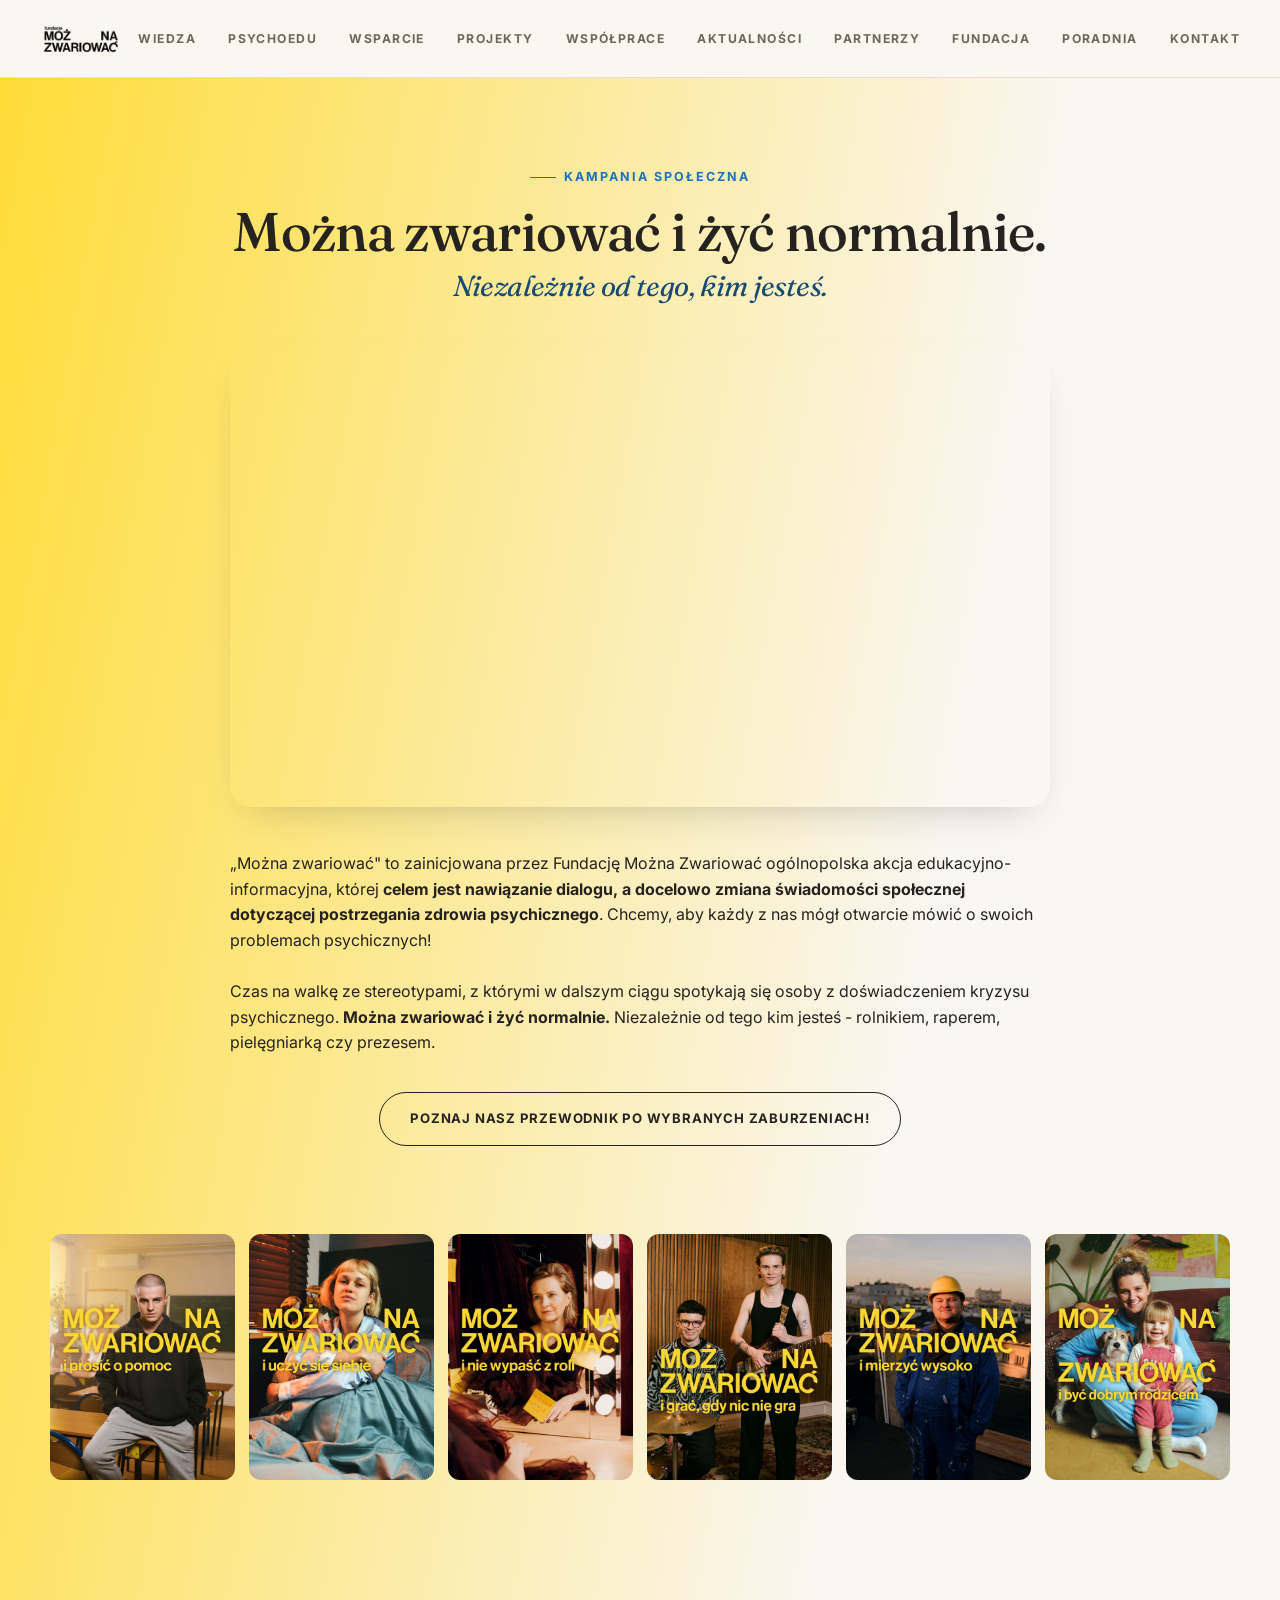
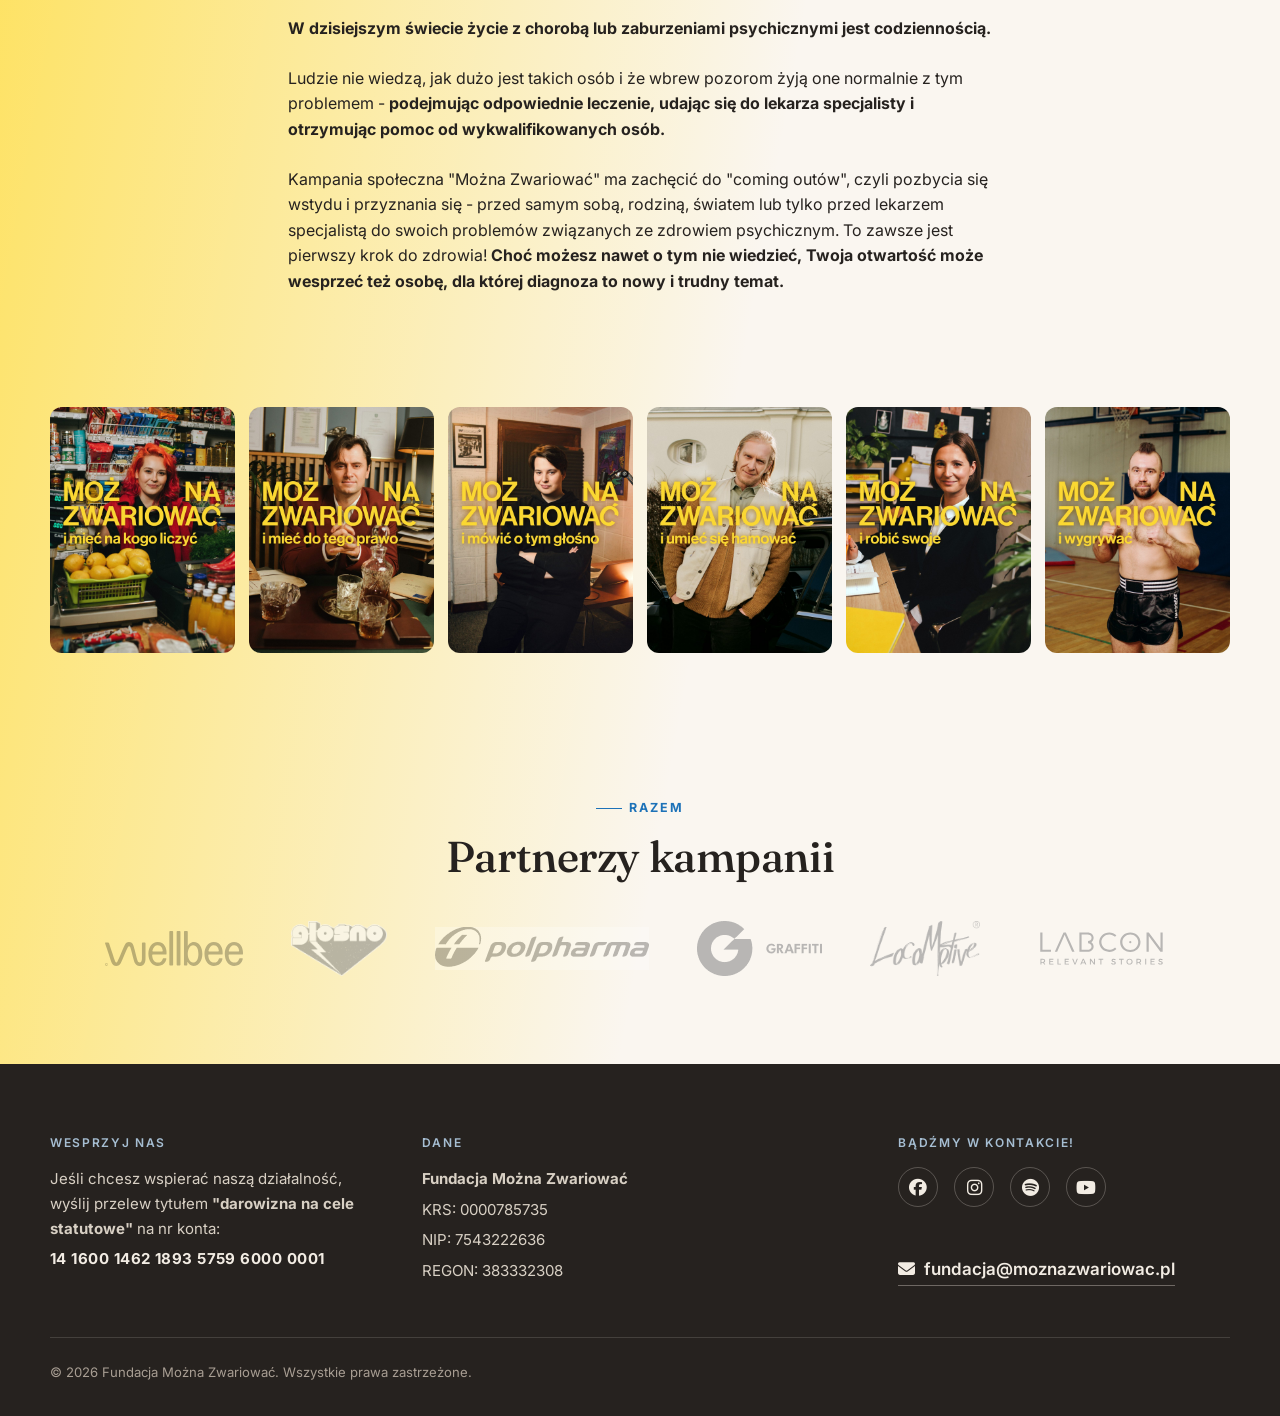
<file: kampania.html>
<!DOCTYPE html>
<html lang="pl">
  <head>
    <meta charset="UTF-8" />
    <meta name="viewport" content="width=device-width, initial-scale=1.0" />
    <title>
      Kampania Można Zwariować i żyć normalnie - Fundacja Można Zwariować
    </title>
    <meta name="description" content="Kampania społeczna „Można zwariować i żyć normalnie” – plakaty i przewodnik po zaburzeniach psychicznych, które pomagają przełamywać stygmatyzację." />
    <meta property="og:type" content="website" />
    <meta property="og:site_name" content="Fundacja Można Zwariować" />
    <meta property="og:locale" content="pl_PL" />
    <meta property="og:title" content="Kampania Można Zwariować i żyć normalnie - Fundacja Można Zwariować" />
    <meta property="og:description" content="Kampania społeczna „Można zwariować i żyć normalnie” – plakaty i przewodnik po zaburzeniach psychicznych, które pomagają przełamywać stygmatyzację." />
    <meta property="og:url" content="https://moznazwariowac.pl/kampania.html" />
    <meta property="og:image" content="https://moznazwariowac.pl/images/og-image.jpg" />
    <meta property="og:image:width" content="1200" />
    <meta property="og:image:height" content="630" />
    <meta name="twitter:card" content="summary_large_image" />
    <link rel="stylesheet" href="style.css?v=38" />
    <link rel="icon" type="image/png" href="images/favicon.png" />
    <link
      rel="stylesheet"
      href="https://cdnjs.cloudflare.com/ajax/libs/font-awesome/6.5.0/css/all.min.css"
    />
    <link rel="preconnect" href="https://fonts.googleapis.com" />
    <link rel="preconnect" href="https://fonts.gstatic.com" crossorigin />
    <link
      href="https://fonts.googleapis.com/css2?family=Fraunces:ital,opsz,wght@0,9..144,400;0,9..144,500;0,9..144,600;1,9..144,400&family=Inter:wght@400;500;600;700;800&display=swap"
      rel="stylesheet"
    />
  </head>
  <body>
    <header>
      <a href="index.html">
        <img
          src="images/logo-black.png"
          alt="Fundacja Można Zwariować"
          class="logo"
        />
      </a>
      <nav class="desktop-nav">
        <a href="wiedza.html">WIEDZA</a>
        <a href="index.html#psychoedu">PSYCHOEDU</a>
        <a href="index.html#wsparcie">WSPARCIE</a>
        <a href="index.html#projekty">PROJEKTY</a>
        <a href="index.html#wspolprace">WSPÓŁPRACE</a>
        <a href="index.html#aktualnosci">AKTUALNOŚCI</a>
        <a href="index.html#partnerzy">PARTNERZY</a>
        <a href="fundacja.html">FUNDACJA</a>
        <a href="https://poradniamoznazwariowac.pl/" target="_blank">PORADNIA</a>
        <a href="#kontakt">KONTAKT</a>
      </nav>
      <button class="menu-toggle" onclick="toggleMenu()">☰</button>
    </header>

    <nav class="menu" id="mobileMenu">
      <button class="menu-close" onclick="toggleMenu()" aria-label="Zamknij menu">✕</button>
      <a href="wiedza.html">Wiedza</a>
      <a href="index.html#psychoedu">Psychoedu</a>
      <a href="index.html#wsparcie">Wsparcie</a>
      <a href="index.html#projekty">Projekty</a>
      <a href="index.html#wspolprace">Współprace</a>
      <a href="index.html#aktualnosci">Aktualności</a>
      <a href="index.html#partnerzy">Partnerzy</a>
      <a href="fundacja.html">Fundacja</a>
      <a href="https://poradniamoznazwariowac.pl/" target="_blank">Poradnia</a>
      <a href="#kontakt">Kontakt</a>
    </nav>

    <main>
      <div class="gradient-zone">
      <!-- Hero Section -->
      <section class="kampania-hero">
        <div class="kampania-hero-content">
          <p class="eyebrow">Kampania społeczna</p>
          <h1>
            <span class="kampania-claim">Można zwariować i żyć normalnie.</span>
            <span class="kampania-subclaim"
              >Niezależnie od tego, kim jesteś.</span
            >
          </h1>
          <div class="kampania-video">
            <iframe
              width="560"
              height="315"
              src="https://www.youtube.com/embed/XHZV7yads5Q?modestbranding=1&showinfo=0&rel=0&iv_load_policy=3"
              frameborder="0"
              allowfullscreen
            ></iframe>
          </div>
          <p class="kampania-subtitle">
            „Można zwariować" to zainicjowana przez Fundację Można Zwariować
            ogólnopolska akcja edukacyjno-informacyjna, której
            <b
              >celem jest nawiązanie dialogu, a docelowo zmiana świadomości
              społecznej dotyczącej postrzegania zdrowia psychicznego</b
            >. Chcemy, aby każdy z nas mógł otwarcie mówić o swoich problemach
            psychicznych! <br /><br />Czas na walkę ze stereotypami, z którymi w
            dalszym ciągu spotykają się osoby z doświadczeniem kryzysu
            psychicznego. <b>Można zwariować i żyć normalnie.</b> Niezależnie od
            tego kim jesteś - rolnikiem, raperem, pielęgniarką czy prezesem.
          </p>
          <a
            href="https://drive.google.com/file/d/1vzmisI36SeDR1Ib9UPnWpc9Qx49pHuq4/view?usp=sharing"
            target="_blank"
            class="kampania-pdf-link"
          >
            POZNAJ NASZ PRZEWODNIK PO WYBRANYCH ZABURZENIACH!
          </a>
        </div>
      </section>

      <!-- Campaign Images Section -->
      <section class="kampania-images">
        <div class="kampania-posters-grid">
          <div class="kampania-poster" onclick="openPDF()">
            <img
              src="images/kampania/poster1.jpg"
              alt="Plakat kampanii Można Zwariować"
            />
          </div>
          <div class="kampania-poster" onclick="openPDF()">
            <img
              src="images/kampania/poster2.jpg"
              alt="Plakat kampanii Można Zwariować"
            />
          </div>
          <div class="kampania-poster" onclick="openPDF()">
            <img
              src="images/kampania/poster3.jpg"
              alt="Plakat kampanii Można Zwariować"
            />
          </div>
          <div class="kampania-poster" onclick="openPDF()">
            <img
              src="images/kampania/poster4.jpg"
              alt="Plakat kampanii Można Zwariować"
            />
          </div>
          <div class="kampania-poster" onclick="openPDF()">
            <img
              src="images/kampania/poster5.jpg"
              alt="Plakat kampanii Można Zwariować"
            />
          </div>
          <div class="kampania-poster" onclick="openPDF()">
            <img
              src="images/kampania/poster6.jpg"
              alt="Plakat kampanii Można Zwariować"
            />
          </div>
        </div>
      </section>

      <!-- Main Content Section -->
      <section class="kampania-content">
        <div class="kampania-text">
          <p>
            <b
              >W dzisiejszym świecie życie z chorobą lub zaburzeniami
              psychicznymi jest codziennością.</b
            >
          </p>
          <p>
            Ludzie nie wiedzą, jak dużo jest takich osób i że wbrew pozorom żyją
            one normalnie z tym problemem -
            <b
              >podejmując odpowiednie leczenie, udając się do lekarza
              specjalisty i otrzymując pomoc od wykwalifikowanych osób.</b
            >
          </p>
          <p>
            Kampania społeczna "Można Zwariować" ma zachęcić do "coming outów",
            czyli pozbycia się wstydu i przyznania się - przed samym sobą,
            rodziną, światem lub tylko przed lekarzem specjalistą do swoich
            problemów związanych ze zdrowiem psychicznym. To zawsze jest
            pierwszy krok do zdrowia!
            <b
              >Choć możesz nawet o tym nie wiedzieć, Twoja otwartość może
              wesprzeć też osobę, dla której diagnoza to nowy i trudny temat.</b
            >
          </p>
        </div>
      </section>

      <!-- Campaign Images Section 2 -->
      <section class="kampania-images">
        <div class="kampania-posters-grid">
          <div class="kampania-poster" onclick="openPDF()">
            <img
              src="images/kampania/poster7.jpg"
              alt="Plakat kampanii Można Zwariować"
            />
          </div>
          <div class="kampania-poster" onclick="openPDF()">
            <img
              src="images/kampania/poster8.jpg"
              alt="Plakat kampanii Można Zwariować"
            />
          </div>
          <div class="kampania-poster" onclick="openPDF()">
            <img
              src="images/kampania/poster9.jpg"
              alt="Plakat kampanii Można Zwariować"
            />
          </div>
          <div class="kampania-poster" onclick="openPDF()">
            <img
              src="images/kampania/poster10.jpg"
              alt="Plakat kampanii Można Zwariować"
            />
          </div>
          <div class="kampania-poster" onclick="openPDF()">
            <img
              src="images/kampania/poster11.jpg"
              alt="Plakat kampanii Można Zwariować"
            />
          </div>
          <div class="kampania-poster" onclick="openPDF()">
            <img
              src="images/kampania/poster12.jpg"
              alt="Plakat kampanii Można Zwariować"
            />
          </div>
        </div>
      </section>

      <!-- Partners Section -->
      <section class="kampania-partners">
        <div class="kampania-partners-content">
          <p class="eyebrow">Razem</p>
          <h2>Partnerzy kampanii</h2>
          <div class="kampania-partners-logos">
            <div class="kampania-partner-logo wellbee-logo">
              <img src="images/kampania/logo1.svg" alt="Partner kampanii" />
            </div>
            <div class="kampania-partner-logo">
              <img src="images/kampania/logo2.png" alt="Partner kampanii" />
            </div>
            <div class="kampania-partner-logo">
              <img src="images/kampania/logo3.png" alt="Partner kampanii" />
            </div>
            <div class="kampania-partner-logo">
              <img src="images/kampania/logo4.png" alt="Partner kampanii" />
            </div>
            <div class="kampania-partner-logo">
              <img src="images/kampania/logo5.png" alt="Partner kampanii" />
            </div>
            <div class="kampania-partner-logo">
              <img src="images/kampania/logo6.svg" alt="Partner kampanii" />
            </div>
          </div>
        </div>
      </section>
      </div>
    </main>

    <footer class="footer" id="kontakt">
      <div class="footer-content">
        <div class="footer-section">
          <h3>WESPRZYJ NAS</h3>
          <div class="donation-info">
            <p>
              Jeśli chcesz wspierać naszą działalność, wyślij przelew tytułem
              <strong>"darowizna na cele statutowe"</strong> na nr konta:
            </p>
            <p class="bank-account">
              <strong>14 1600 1462 1893 5759 6000 0001</strong>
            </p>
          </div>
        </div>

        <div class="footer-section">
          <h3>DANE</h3>
          <div class="contact-info">
            <p><strong>Fundacja Można Zwariować</strong></p>
            <p>KRS: 0000785735</p>
            <p>NIP: 7543222636</p>
            <p>REGON: 383332308</p>
          </div>
        </div>

        <div class="footer-section">
          <h3>BĄDŹMY W KONTAKCIE!</h3>
          <div class="footer-social-icons">
            <a
              href="https://www.facebook.com/fundacjamoznazwariowac/"
              target="_blank"
            >
              <i class="fab fa-facebook"></i>
            </a>
            <a href="https://www.instagram.com/moznazwariowac/" target="_blank">
              <i class="fab fa-instagram"></i>
            </a>
            <a
              href="https://open.spotify.com/show/7yq7L2H5VwxzbtKMXawCY4"
              target="_blank"
            >
              <i class="fab fa-spotify"></i>
            </a>
            <a href="https://www.youtube.com/@moznazwariowac" target="_blank">
              <i class="fab fa-youtube"></i>
            </a>
          </div>
          <br />
          <a href="mailto:fundacja@moznazwariowac.pl" class="email-link">
            <i class="fas fa-envelope"></i> fundacja@moznazwariowac.pl
          </a>
        </div>
      </div>
      <div class="footer-bottom">
        <p>
          &copy; 2026 Fundacja Można Zwariować. Wszystkie prawa zastrzeżone.
        </p>
      </div>
    </footer>

    <script src="script.js?v=3"></script>
  </body>
</html>
</file>
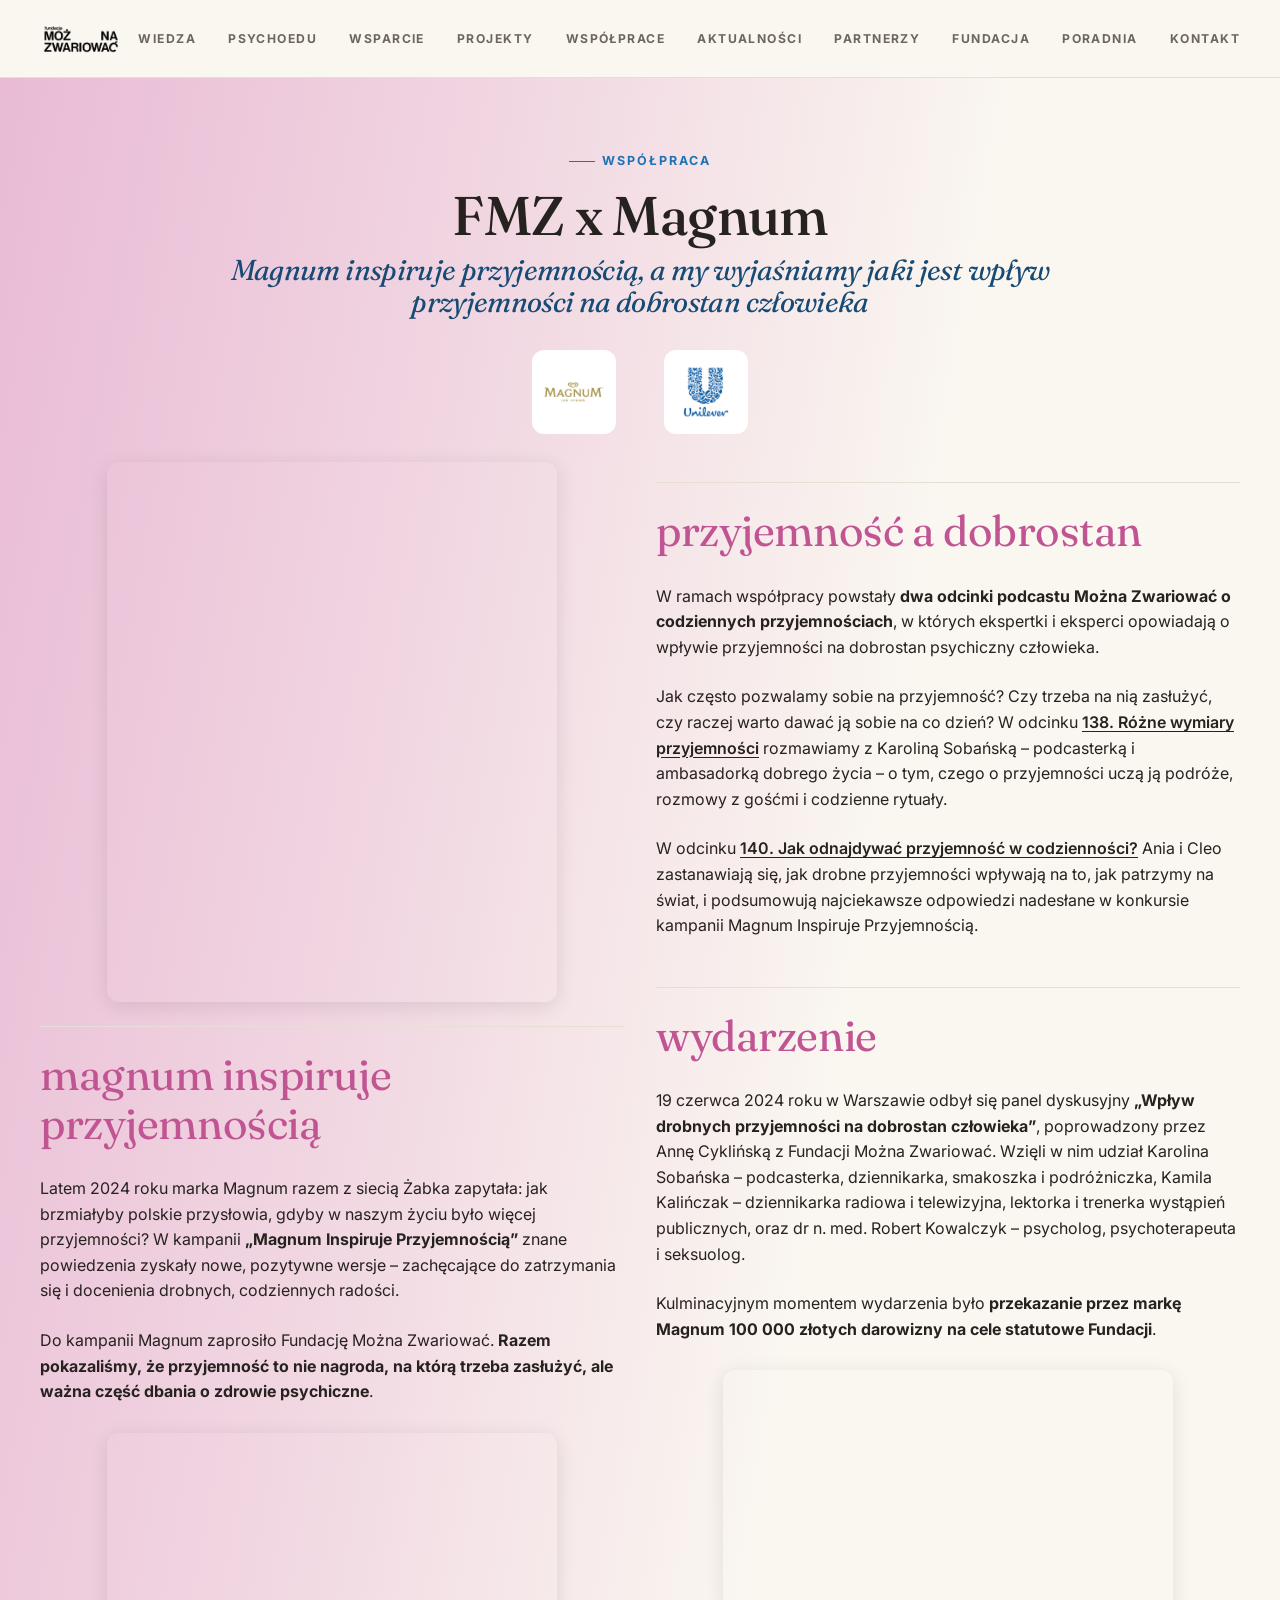
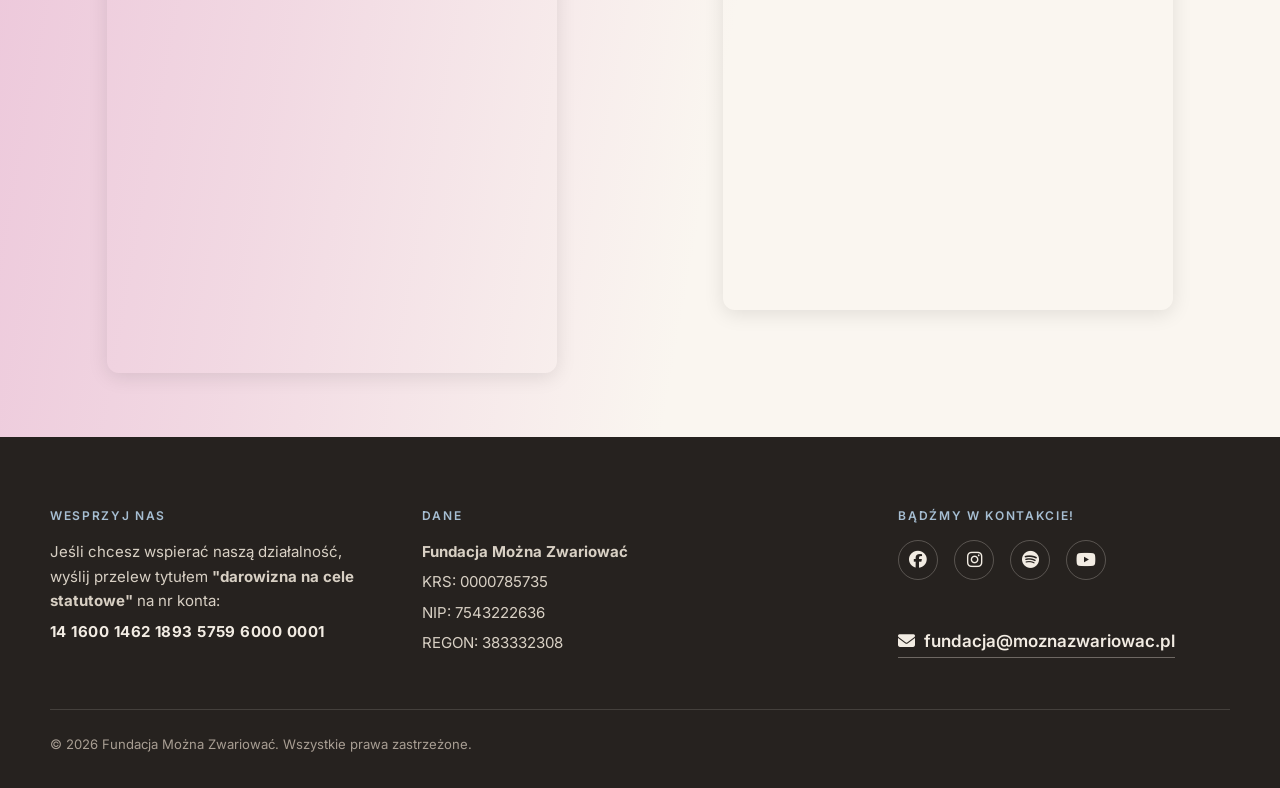
<file: magnum.html>
<!DOCTYPE html>
<html lang="pl">
  <head>
    <meta charset="UTF-8" />
    <meta name="viewport" content="width=device-width, initial-scale=1.0" />
    <title>FMZ x Magnum - Fundacja Można Zwariować</title>
    <meta name="description" content="FMZ x Magnum – Magnum inspiruje przyjemnością, a my wyjaśniamy, jaki jest wpływ przyjemności na dobrostan człowieka." />
    <meta property="og:type" content="website" />
    <meta property="og:site_name" content="Fundacja Można Zwariować" />
    <meta property="og:locale" content="pl_PL" />
    <meta property="og:title" content="FMZ x Magnum - Fundacja Można Zwariować" />
    <meta property="og:description" content="FMZ x Magnum – Magnum inspiruje przyjemnością, a my wyjaśniamy, jaki jest wpływ przyjemności na dobrostan człowieka." />
    <meta property="og:url" content="https://moznazwariowac.pl/magnum.html" />
    <meta property="og:image" content="https://moznazwariowac.pl/images/og-image.jpg" />
    <meta property="og:image:width" content="1200" />
    <meta property="og:image:height" content="630" />
    <meta name="twitter:card" content="summary_large_image" />
    <link rel="stylesheet" href="style.css?v=38" />
    <link rel="icon" type="image/png" href="images/favicon.png" />
    <link
      rel="stylesheet"
      href="https://cdnjs.cloudflare.com/ajax/libs/font-awesome/6.5.0/css/all.min.css"
    />
    <link rel="preconnect" href="https://fonts.googleapis.com" />
    <link rel="preconnect" href="https://fonts.gstatic.com" crossorigin />
    <link
      href="https://fonts.googleapis.com/css2?family=Fraunces:ital,opsz,wght@0,9..144,400;0,9..144,500;0,9..144,600;1,9..144,400&family=Inter:wght@400;500;600;700;800&display=swap"
      rel="stylesheet"
    />
  </head>
  <body>
    <header>
      <a href="index.html">
        <img
          src="images/logo-black.png"
          alt="Fundacja Można Zwariować"
          class="logo"
        />
      </a>

      <nav class="desktop-nav">
        <a href="wiedza.html">WIEDZA</a>
        <a href="index.html#psychoedu">PSYCHOEDU</a>
        <a href="index.html#wsparcie">WSPARCIE</a>
        <a href="index.html#projekty">PROJEKTY</a>
        <a href="index.html#wspolprace">WSPÓŁPRACE</a>
        <a href="index.html#aktualnosci">AKTUALNOŚCI</a>
        <a href="index.html#partnerzy">PARTNERZY</a>
        <a href="fundacja.html">FUNDACJA</a>
        <a href="https://poradniamoznazwariowac.pl/" target="_blank">PORADNIA</a>
        <a href="#kontakt">KONTAKT</a>
      </nav>

      <button class="menu-toggle" onclick="toggleMenu()">☰</button>
    </header>

    <nav class="menu" id="mobileMenu">
      <button class="menu-close" onclick="toggleMenu()" aria-label="Zamknij menu">✕</button>
      <a href="wiedza.html">Wiedza</a>
      <a href="index.html#psychoedu">Psychoedu</a>
      <a href="index.html#wsparcie">Wsparcie</a>
      <a href="index.html#projekty">Projekty</a>
      <a href="index.html#wspolprace">Współprace</a>
      <a href="index.html#aktualnosci">Aktualności</a>
      <a href="index.html#partnerzy">Partnerzy</a>
      <a href="fundacja.html">Fundacja</a>
      <a href="https://poradniamoznazwariowac.pl/" target="_blank">Poradnia</a>
      <a href="#kontakt">Kontakt</a>
    </nav>

    <main class="container">
      <div class="gradient-zone gradient-zone-pink">
      <section class="offternoon-hero magnum-hero">
        <p class="eyebrow" style="justify-content:center;">Współpraca</p>
        <h1 class="magnum-title">
          <span class="kampania-claim">FMZ x Magnum</span>
          <span class="kampania-subclaim">Magnum inspiruje przyjemnością, a my wyjaśniamy jaki jest wpływ przyjemności na dobrostan człowieka</span>
        </h1>

        <div class="magnum-logos">
          <img src="images/partnerzy/3.png?v=2" alt="Magnum" />
          <img src="images/partnerzy/4.png?v=2" alt="Unilever" />
        </div>

        <div class="offternoon-content">
          <div class="offternoon-left">
            <div class="offternoon-instagram m-order-2">
              <iframe
                src="https://www.instagram.com/reel/C71DjD6O4k9/embed/"
                width="320"
                height="540"
                frameborder="0"
                scrolling="no"
                allowtransparency="true"
                class="instagram-embed magnum-embed"
              ></iframe>
            </div>
            <div class="offternoon-description m-order-1">
              <h3 class="offternoon-section-title">Magnum inspiruje przyjemnością</h3>
              <p>
                Latem 2024 roku marka Magnum razem z siecią Żabka zapytała:
                jak brzmiałyby polskie przysłowia, gdyby w naszym życiu było
                więcej przyjemności? W kampanii
                <b>„Magnum Inspiruje Przyjemnością”</b> znane powiedzenia
                zyskały nowe, pozytywne wersje – zachęcające do zatrzymania się
                i docenienia drobnych, codziennych radości.
              </p>
              <p>
                Do kampanii Magnum zaprosiło Fundację Można Zwariować.
                <b>Razem pokazaliśmy, że przyjemność to nie nagroda, na którą
                trzeba zasłużyć, ale ważna część dbania o zdrowie
                psychiczne</b>.
              </p>
            </div>
            <div class="offternoon-instagram m-order-4">
              <iframe
                src="https://www.instagram.com/reel/C713QJnoAty/embed/"
                width="320"
                height="540"
                frameborder="0"
                scrolling="no"
                allowtransparency="true"
                class="instagram-embed magnum-embed"
              ></iframe>
            </div>
          </div>
          <div class="offternoon-right">
            <div class="offternoon-description m-order-3">
              <h3 class="offternoon-section-title">Przyjemność a dobrostan</h3>
              <p>
                W ramach współpracy powstały
                <b>dwa odcinki podcastu Można Zwariować o codziennych
                przyjemnościach</b>, w których ekspertki i eksperci opowiadają
                o wpływie przyjemności na dobrostan psychiczny człowieka.
              </p>
              <p>
                Jak często pozwalamy sobie na przyjemność? Czy trzeba na nią
                zasłużyć, czy raczej warto dawać ją sobie na co dzień?
                W odcinku
                <a
                  href="https://open.spotify.com/episode/5C08zr3C7LpstUT4x638QG"
                  target="_blank"
                  rel="noopener"
                  >138. Różne wymiary przyjemności</a
                >
                rozmawiamy z Karoliną Sobańską – podcasterką i ambasadorką
                dobrego życia – o tym, czego o przyjemności uczą ją podróże,
                rozmowy z gośćmi i codzienne rytuały.
              </p>
              <p>
                W odcinku
                <a
                  href="https://open.spotify.com/episode/6J7MBt4BOTs9L1GPVkT4R9"
                  target="_blank"
                  rel="noopener"
                  >140. Jak odnajdywać przyjemność w codzienności?</a
                >
                Ania i Cleo zastanawiają się, jak drobne przyjemności wpływają
                na to, jak patrzymy na świat, i podsumowują najciekawsze
                odpowiedzi nadesłane w konkursie kampanii Magnum Inspiruje
                Przyjemnością.
              </p>
            </div>
            <div class="offternoon-description m-order-5">
              <h3 class="offternoon-section-title">Wydarzenie</h3>
              <p>
                19 czerwca 2024 roku w Warszawie odbył się panel dyskusyjny
                <b>„Wpływ drobnych przyjemności na dobrostan człowieka”</b>,
                poprowadzony przez Annę Cyklińską z Fundacji Można Zwariować.
                Wzięli w nim udział Karolina Sobańska – podcasterka,
                dziennikarka, smakoszka i podróżniczka, Kamila Kalińczak –
                dziennikarka radiowa i telewizyjna, lektorka i trenerka
                wystąpień publicznych, oraz dr n. med. Robert Kowalczyk –
                psycholog, psychoterapeuta i seksuolog.
              </p>
              <p>
                Kulminacyjnym momentem wydarzenia było
                <b>przekazanie przez markę Magnum 100 000 złotych darowizny
                na cele statutowe Fundacji</b>.
              </p>
            </div>
            <div class="offternoon-instagram m-order-6">
              <iframe
                src="https://www.instagram.com/p/C8sOCw8uDVU/embed/"
                width="320"
                height="540"
                frameborder="0"
                scrolling="no"
                allowtransparency="true"
                class="instagram-embed magnum-embed"
              ></iframe>
            </div>
          </div>
        </div>
      </section>
      </div>
    </main>

    <footer class="footer" id="kontakt">
      <div class="footer-content">
        <div class="footer-section">
          <h3>WESPRZYJ NAS</h3>
          <div class="donation-info">
            <p>
              Jeśli chcesz wspierać naszą działalność, wyślij przelew tytułem
              <strong>"darowizna na cele statutowe"</strong> na nr konta:
            </p>
            <p class="bank-account">
              <strong>14 1600 1462 1893 5759 6000 0001</strong>
            </p>
          </div>
        </div>

        <div class="footer-section">
          <h3>DANE</h3>
          <div class="contact-info">
            <p><strong>Fundacja Można Zwariować</strong></p>
            <p>KRS: 0000785735</p>
            <p>NIP: 7543222636</p>
            <p>REGON: 383332308</p>
          </div>
        </div>

        <div class="footer-section">
          <h3>BĄDŹMY W KONTAKCIE!</h3>
          <div class="footer-social-icons">
            <a
              href="https://www.facebook.com/fundacjamoznazwariowac/"
              target="_blank"
            >
              <i class="fab fa-facebook"></i>
            </a>
            <a href="https://www.instagram.com/moznazwariowac/" target="_blank">
              <i class="fab fa-instagram"></i>
            </a>
            <a
              href="https://open.spotify.com/show/7yq7L2H5VwxzbtKMXawCY4"
              target="_blank"
            >
              <i class="fab fa-spotify"></i>
            </a>
            <a href="https://www.youtube.com/@moznazwariowac" target="_blank">
              <i class="fab fa-youtube"></i>
            </a>
          </div>
          <br />
          <a href="mailto:fundacja@moznazwariowac.pl" class="email-link">
            <i class="fas fa-envelope"></i> fundacja@moznazwariowac.pl
          </a>
        </div>
      </div>
      <div class="footer-bottom">
        <p>
          &copy; 2026 Fundacja Można Zwariować. Wszystkie prawa zastrzeżone.
        </p>
      </div>
    </footer>

    <script src="script.js?v=3"></script>
  </body>
</html>
</file>
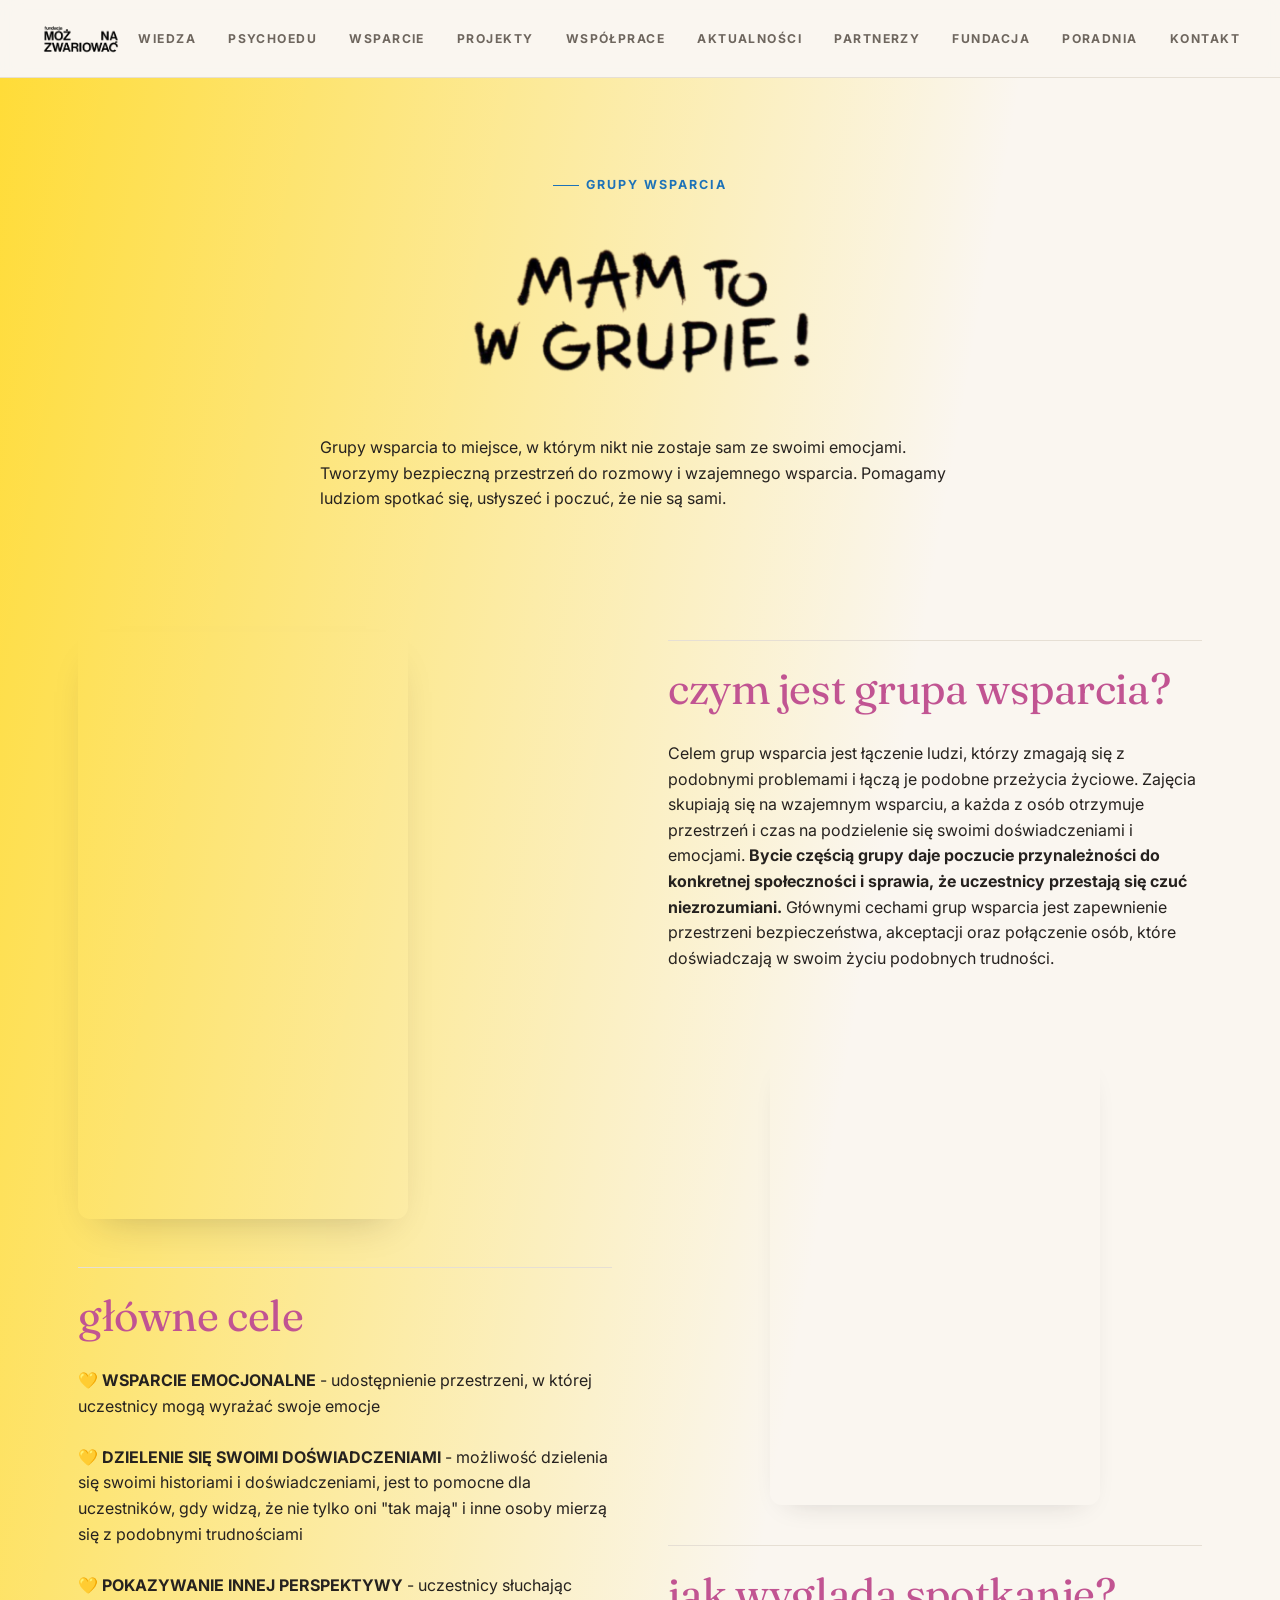
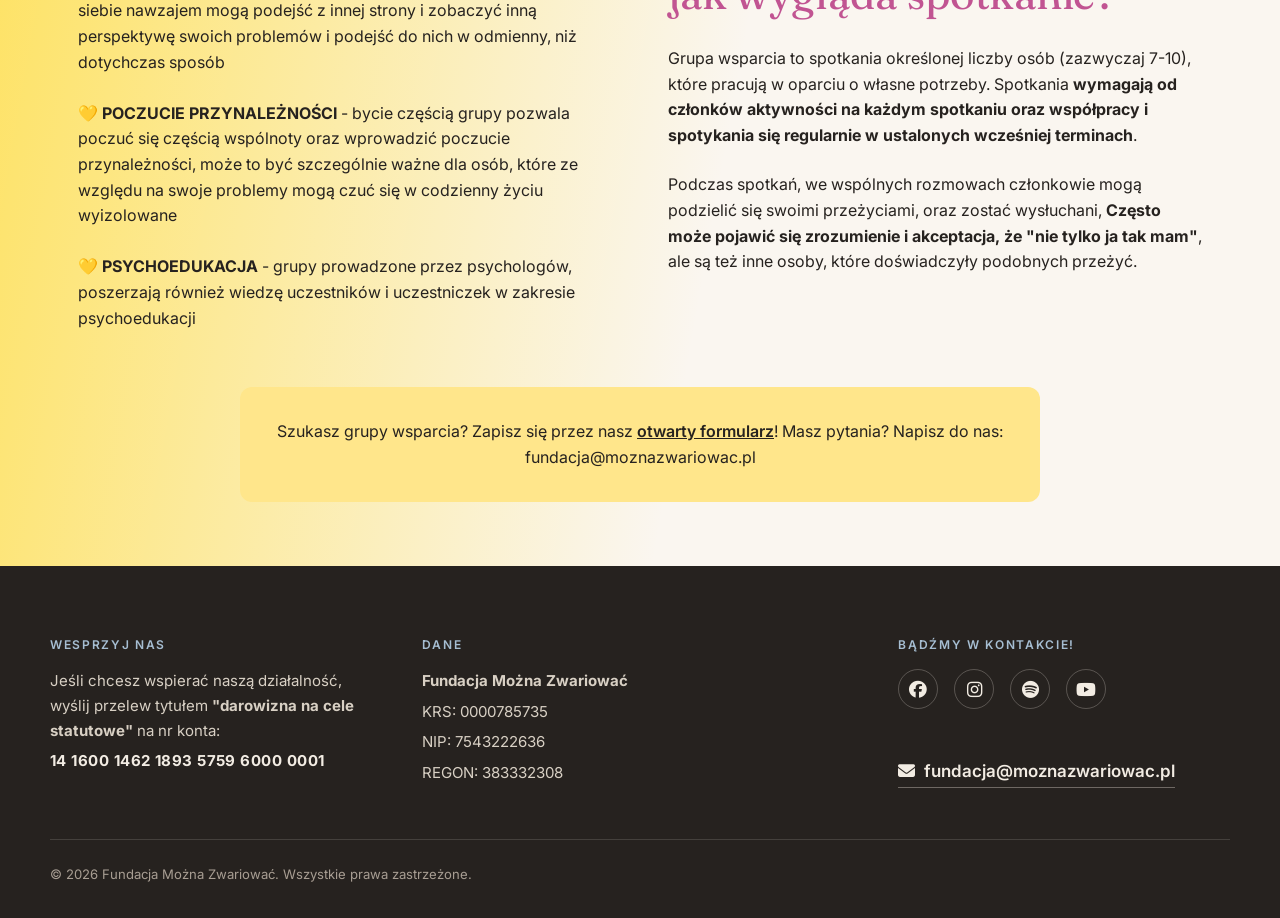
<file: mamtowgrupie.html>
<!DOCTYPE html>
<html lang="pl">
  <head>
    <meta charset="UTF-8" />
    <meta name="viewport" content="width=device-width, initial-scale=1.0" />
    <title>Mam to w grupie! - Fundacja Można Zwariować</title>
    <meta name="description" content="„Mam to w grupie!” – grupy wsparcia Fundacji Można Zwariować: bezpieczna przestrzeń do rozmowy, dzielenia się doświadczeniami i wzajemnego wsparcia." />
    <meta property="og:type" content="website" />
    <meta property="og:site_name" content="Fundacja Można Zwariować" />
    <meta property="og:locale" content="pl_PL" />
    <meta property="og:title" content="Mam to w grupie! - Fundacja Można Zwariować" />
    <meta property="og:description" content="„Mam to w grupie!” – grupy wsparcia Fundacji Można Zwariować: bezpieczna przestrzeń do rozmowy, dzielenia się doświadczeniami i wzajemnego wsparcia." />
    <meta property="og:url" content="https://moznazwariowac.pl/mamtowgrupie.html" />
    <meta property="og:image" content="https://moznazwariowac.pl/images/og-image.jpg" />
    <meta property="og:image:width" content="1200" />
    <meta property="og:image:height" content="630" />
    <meta name="twitter:card" content="summary_large_image" />
    <link rel="stylesheet" href="style.css?v=38" />
    <link rel="icon" type="image/png" href="images/favicon.png" />
    <link
      rel="stylesheet"
      href="https://cdnjs.cloudflare.com/ajax/libs/font-awesome/6.5.0/css/all.min.css"
    />
    <link rel="preconnect" href="https://fonts.googleapis.com" />
    <link rel="preconnect" href="https://fonts.gstatic.com" crossorigin />
    <link
      href="https://fonts.googleapis.com/css2?family=Fraunces:ital,opsz,wght@0,9..144,400;0,9..144,500;0,9..144,600;1,9..144,400&family=Inter:wght@400;500;600;700;800&display=swap"
      rel="stylesheet"
    />
  </head>
  <body>
    <header>
      <a href="index.html">
        <img
          src="images/logo-black.png"
          alt="Fundacja Można Zwariować"
          class="logo"
        />
      </a>

      <nav class="desktop-nav">
        <a href="wiedza.html">WIEDZA</a>
        <a href="index.html#psychoedu">PSYCHOEDU</a>
        <a href="index.html#wsparcie">WSPARCIE</a>
        <a href="index.html#projekty">PROJEKTY</a>
        <a href="index.html#wspolprace">WSPÓŁPRACE</a>
        <a href="index.html#aktualnosci">AKTUALNOŚCI</a>
        <a href="index.html#partnerzy">PARTNERZY</a>
        <a href="fundacja.html">FUNDACJA</a>
        <a href="https://poradniamoznazwariowac.pl/" target="_blank">PORADNIA</a>
        <a href="#kontakt">KONTAKT</a>
      </nav>

      <button class="menu-toggle" onclick="toggleMenu()">☰</button>
    </header>

    <nav class="menu" id="mobileMenu">
      <button class="menu-close" onclick="toggleMenu()" aria-label="Zamknij menu">✕</button>
      <a href="wiedza.html">Wiedza</a>
      <a href="index.html#psychoedu">Psychoedu</a>
      <a href="index.html#wsparcie">Wsparcie</a>
      <a href="index.html#projekty">Projekty</a>
      <a href="index.html#wspolprace">Współprace</a>
      <a href="index.html#aktualnosci">Aktualności</a>
      <a href="index.html#partnerzy">Partnerzy</a>
      <a href="fundacja.html">Fundacja</a>
      <a href="https://poradniamoznazwariowac.pl/" target="_blank">Poradnia</a>
      <a href="#kontakt">Kontakt</a>
    </nav>

    <main class="container">
      <div class="gradient-zone mamtowgrupie-zone">
      <section class="mamtowgrupie-hero">
        <p class="eyebrow" style="justify-content:center;">Grupy wsparcia</p>
        <img
          src="images/mamtowgrupielogo.png"
          alt="Mam to w grupie!"
          class="mamtowgrupie-logo"
        />
        <p class="mamtowgrupie-subtitle">
          Grupy wsparcia to miejsce, w którym nikt nie zostaje sam ze swoimi
          emocjami. Tworzymy bezpieczną przestrzeń do rozmowy i wzajemnego
          wsparcia. Pomagamy ludziom spotkać się, usłyszeć i poczuć, że nie są
          sami.
        </p>
      </section>

      <section class="mamtowgrupie-content">
        <div class="mamtowgrupie-left">
          <div class="mamtowgrupie-video" style="margin-top: 2rem">
            <iframe
              width="330"
              height="587"
              src="https://www.youtube.com/embed/pL8K6B8fNmc"
              frameborder="0"
              allow="accelerometer; autoplay; clipboard-write; encrypted-media; gyroscope; picture-in-picture"
              allowfullscreen
              style="
                width: 330px !important;
                height: 587px !important;
                max-width: 330px !important;
                border-radius: 12px;
              "
            ></iframe>
          </div>

          <div class="mamtowgrupie-goals-header">
            <h3>Główne cele</h3>
          </div>
          <p>
            💛 <b>WSPARCIE EMOCJONALNE</b> - udostępnienie przestrzeni, w której
            uczestnicy mogą wyrażać swoje emocje<br /><br />
            💛 <b>DZIELENIE SIĘ SWOIMI DOŚWIADCZENIAMI</b> - możliwość dzielenia
            się swoimi historiami i doświadczeniami, jest to pomocne dla
            uczestników, gdy widzą, że nie tylko oni "tak mają" i inne osoby
            mierzą się z podobnymi trudnościami<br /><br />
            💛 <b>POKAZYWANIE INNEJ PERSPEKTYWY</b> - uczestnicy słuchając
            siebie nawzajem mogą podejść z innej strony i zobaczyć inną
            perspektywę swoich problemów i podejść do nich w odmienny, niż
            dotychczas sposób<br /><br />
            💛 <b>POCZUCIE PRZYNALEŻNOŚCI</b> - bycie częścią grupy pozwala
            poczuć się częścią wspólnoty oraz wprowadzić poczucie
            przynależności, może to być szczególnie ważne dla osób, które ze
            względu na swoje problemy mogą czuć się w codzienny życiu
            wyizolowane<br /><br />
            💛 <b>PSYCHOEDUKACJA</b> - grupy prowadzone przez psychologów,
            poszerzają również wiedzę uczestników i uczestniczek w zakresie
            psychoedukacji <br />
          </p>
        </div>

        <div class="mamtowgrupie-right">
          <div class="mamtowgrupie-pink-header">
            <h3>Czym jest grupa wsparcia?</h3>
          </div>
          <p>
            Celem grup wsparcia jest łączenie ludzi, którzy zmagają się z
            podobnymi problemami i łączą je podobne przeżycia życiowe. Zajęcia
            skupiają się na wzajemnym wsparciu, a każda z osób otrzymuje
            przestrzeń i czas na podzielenie się swoimi doświadczeniami i
            emocjami.
            <b
              >Bycie częścią grupy daje poczucie przynależności do konkretnej
              społeczności i sprawia, że uczestnicy przestają się czuć
              niezrozumiani.</b
            >
            Głównymi cechami grup wsparcia jest zapewnienie przestrzeni
            bezpieczeństwa, akceptacji oraz połączenie osób, które doświadczają
            w swoim życiu podobnych trudności. <br /><br /><br />
          </p>

          <div class="offternoon-instagram">
            <iframe
              src="https://www.instagram.com/p/DPWmgX7iJdX/embed/"
              width="330"
              height="450"
              frameborder="0"
              scrolling="no"
              allowtransparency="true"
              class="instagram-embed"
              style="
                width: 330px !important;
                height: 450px !important;
                max-width: 330px !important;
              "
            ></iframe>
          </div>

          <div class="mamtowgrupie-meeting-header">
            <h3>Jak wygląda spotkanie?</h3>
          </div>
          <p>
            Grupa wsparcia to spotkania określonej liczby osób (zazwyczaj 7-10),
            które pracują w oparciu o własne potrzeby. Spotkania
            <b
              >wymagają od członków aktywności na każdym spotkaniu oraz
              współpracy i spotykania się regularnie w ustalonych wcześniej
              terminach</b
            >.
          </p>
          <p>
            Podczas spotkań, we wspólnych rozmowach członkowie mogą podzielić
            się swoimi przeżyciami, oraz zostać wysłuchani,
            <b
              >Często może pojawić się zrozumienie i akceptacja, że "nie tylko
              ja tak mam"</b
            >, ale są też inne osoby, które doświadczyły podobnych przeżyć.
          </p>
        </div>
      </section>

      <section class="mamtowgrupie-cta">
        <p>
          Szukasz grupy wsparcia? Zapisz się przez nasz
          <a
            href="https://docs.google.com/forms/d/e/1FAIpQLScxrK98LNWduYkd12c1AmS2DmEoFQ6WsiyhpgLG67Tw1LAW2Q/viewform"
            target="_blank"
            class="mamtowgrupie-form-link"
            >otwarty formularz</a
          >! Masz pytania? Napisz do nas: fundacja@moznazwariowac.pl
        </p>
      </section>
      </div>
    </main>

    <footer class="footer" id="kontakt">
      <div class="footer-content">
        <div class="footer-section">
          <h3>WESPRZYJ NAS</h3>
          <div class="donation-info">
            <p>
              Jeśli chcesz wspierać naszą działalność, wyślij przelew tytułem
              <strong>"darowizna na cele statutowe"</strong> na nr konta:
            </p>
            <p class="bank-account">
              <strong>14 1600 1462 1893 5759 6000 0001</strong>
            </p>
          </div>
        </div>

        <div class="footer-section">
          <h3>DANE</h3>
          <div class="contact-info">
            <p><strong>Fundacja Można Zwariować</strong></p>
            <p>KRS: 0000785735</p>
            <p>NIP: 7543222636</p>
            <p>REGON: 383332308</p>
          </div>
        </div>

        <div class="footer-section">
          <h3>BĄDŹMY W KONTAKCIE!</h3>
          <div class="footer-social-icons">
            <a
              href="https://www.facebook.com/fundacjamoznazwariowac/"
              target="_blank"
            >
              <i class="fab fa-facebook"></i>
            </a>
            <a href="https://www.instagram.com/moznazwariowac/" target="_blank">
              <i class="fab fa-instagram"></i>
            </a>
            <a
              href="https://open.spotify.com/show/7yq7L2H5VwxzbtKMXawCY4"
              target="_blank"
            >
              <i class="fab fa-spotify"></i>
            </a>
            <a href="https://www.youtube.com/@moznazwariowac" target="_blank">
              <i class="fab fa-youtube"></i>
            </a>
          </div>
          <br />
          <a href="mailto:fundacja@moznazwariowac.pl" class="email-link">
            <i class="fas fa-envelope"></i> fundacja@moznazwariowac.pl
          </a>
        </div>
      </div>
      <div class="footer-bottom">
        <p>
          &copy; 2026 Fundacja Można Zwariować. Wszystkie prawa zastrzeżone.
        </p>
      </div>
    </footer>

    <script src="script.js?v=3"></script>
  </body>
</html>
</file>
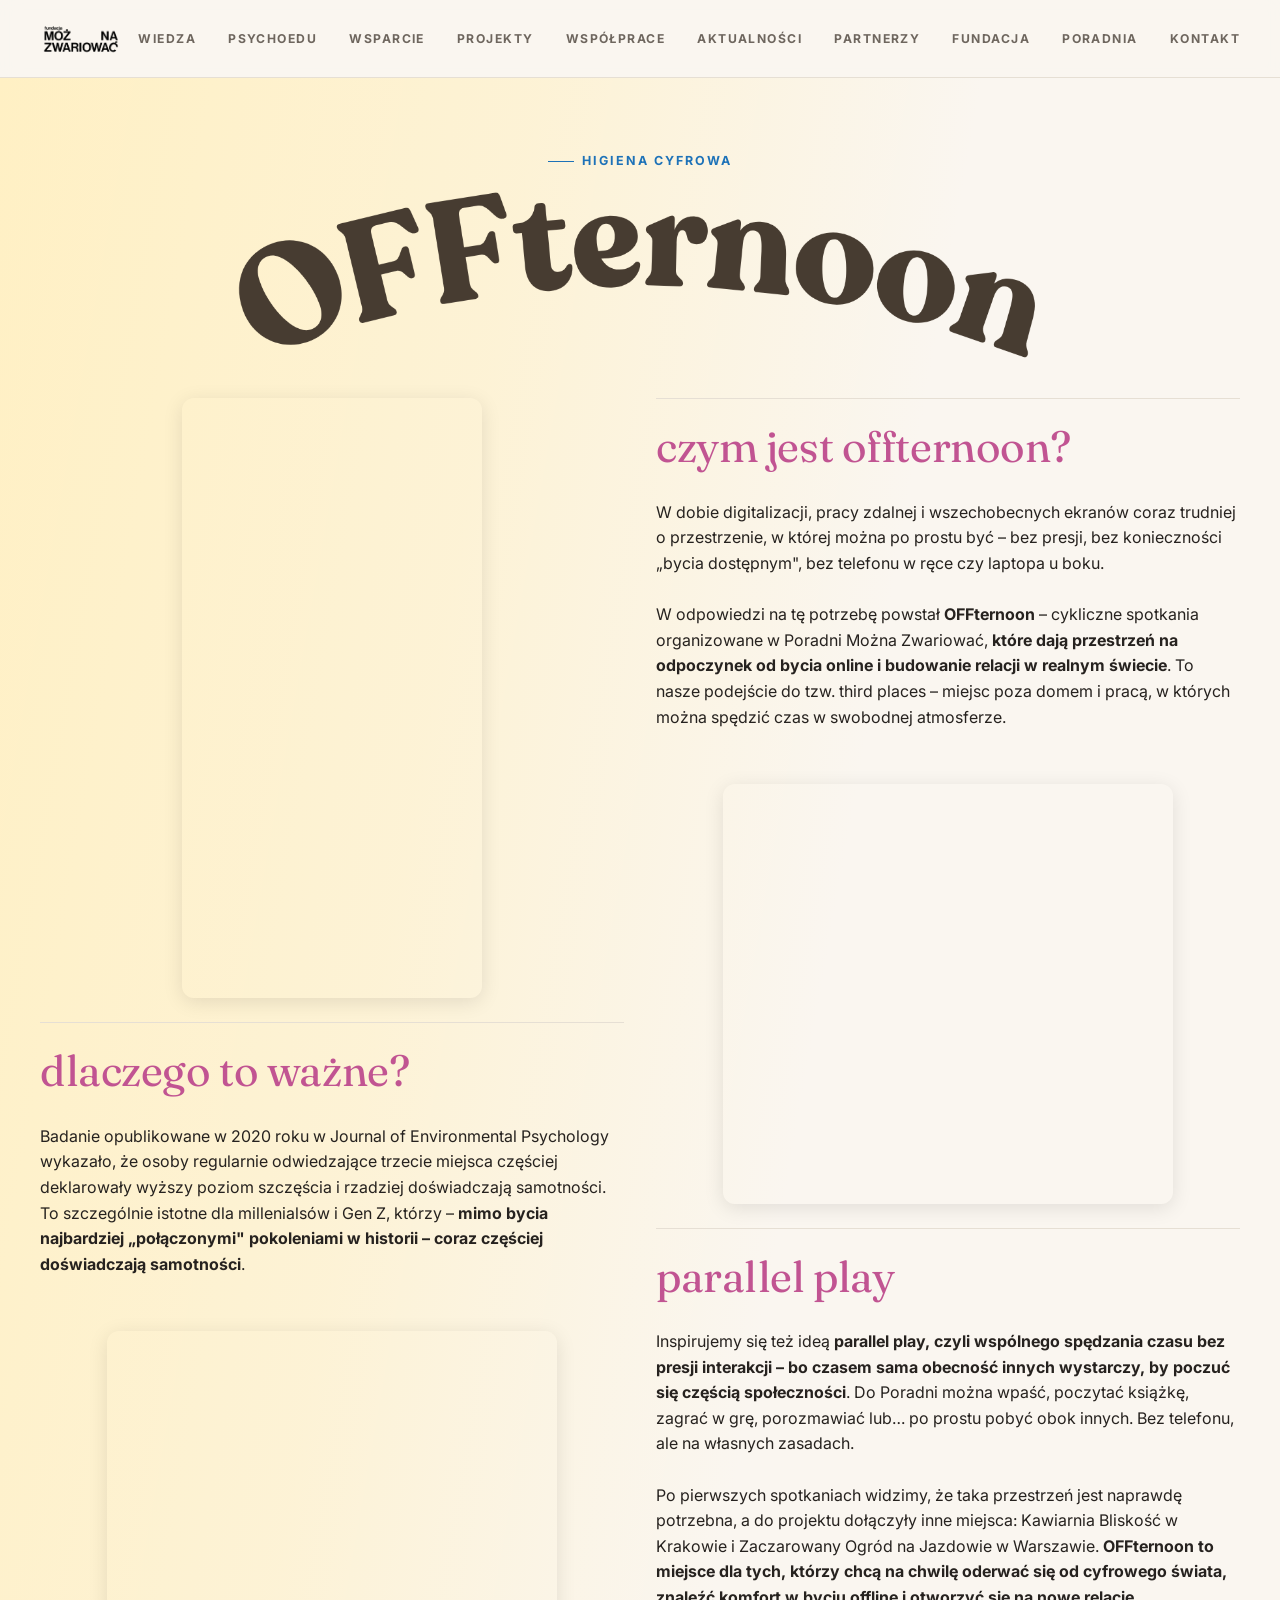
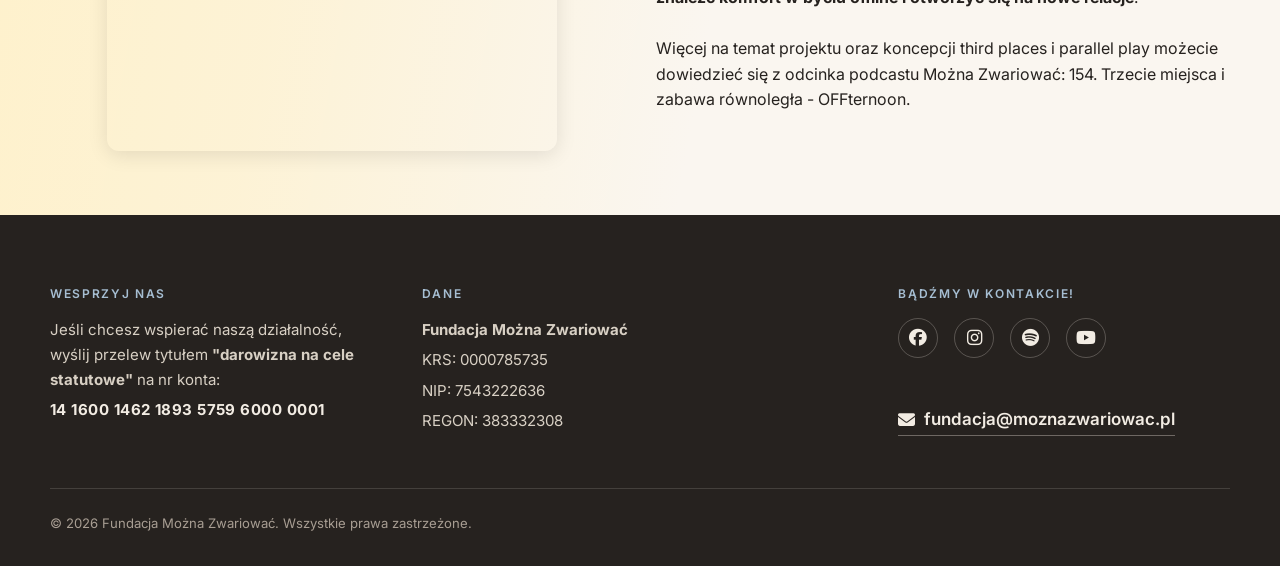
<file: offternoon.html>
<!DOCTYPE html>
<html lang="pl">
  <head>
    <meta charset="UTF-8" />
    <meta name="viewport" content="width=device-width, initial-scale=1.0" />
    <title>OFFternoon - Fundacja Można Zwariować</title>
    <meta name="description" content="OFFternoon – spotkania offline w „trzecich miejscach” od Fundacji Można Zwariować. Higiena cyfrowa, prawdziwe rozmowy i mniej samotności." />
    <meta property="og:type" content="website" />
    <meta property="og:site_name" content="Fundacja Można Zwariować" />
    <meta property="og:locale" content="pl_PL" />
    <meta property="og:title" content="OFFternoon - Fundacja Można Zwariować" />
    <meta property="og:description" content="OFFternoon – spotkania offline w „trzecich miejscach” od Fundacji Można Zwariować. Higiena cyfrowa, prawdziwe rozmowy i mniej samotności." />
    <meta property="og:url" content="https://moznazwariowac.pl/offternoon.html" />
    <meta property="og:image" content="https://moznazwariowac.pl/images/og-image.jpg" />
    <meta property="og:image:width" content="1200" />
    <meta property="og:image:height" content="630" />
    <meta name="twitter:card" content="summary_large_image" />
    <link rel="stylesheet" href="style.css?v=38" />
    <link rel="icon" type="image/png" href="images/favicon.png" />
    <link
      rel="stylesheet"
      href="https://cdnjs.cloudflare.com/ajax/libs/font-awesome/6.5.0/css/all.min.css"
    />
    <link rel="preconnect" href="https://fonts.googleapis.com" />
    <link rel="preconnect" href="https://fonts.gstatic.com" crossorigin />
    <link
      href="https://fonts.googleapis.com/css2?family=Fraunces:ital,opsz,wght@0,9..144,400;0,9..144,500;0,9..144,600;1,9..144,400&family=Inter:wght@400;500;600;700;800&display=swap"
      rel="stylesheet"
    />
  </head>
  <body>
    <header>
      <a href="index.html">
        <img
          src="images/logo-black.png"
          alt="Fundacja Można Zwariować"
          class="logo"
        />
      </a>

      <nav class="desktop-nav">
        <a href="wiedza.html">WIEDZA</a>
        <a href="index.html#psychoedu">PSYCHOEDU</a>
        <a href="index.html#wsparcie">WSPARCIE</a>
        <a href="index.html#projekty">PROJEKTY</a>
        <a href="index.html#wspolprace">WSPÓŁPRACE</a>
        <a href="index.html#aktualnosci">AKTUALNOŚCI</a>
        <a href="index.html#partnerzy">PARTNERZY</a>
        <a href="fundacja.html">FUNDACJA</a>
        <a href="https://poradniamoznazwariowac.pl/" target="_blank">PORADNIA</a>
        <a href="#kontakt">KONTAKT</a>
      </nav>

      <button class="menu-toggle" onclick="toggleMenu()">☰</button>
    </header>

    <nav class="menu" id="mobileMenu">
      <button class="menu-close" onclick="toggleMenu()" aria-label="Zamknij menu">✕</button>
      <a href="wiedza.html">Wiedza</a>
      <a href="index.html#psychoedu">Psychoedu</a>
      <a href="index.html#wsparcie">Wsparcie</a>
      <a href="index.html#projekty">Projekty</a>
      <a href="index.html#wspolprace">Współprace</a>
      <a href="index.html#aktualnosci">Aktualności</a>
      <a href="index.html#partnerzy">Partnerzy</a>
      <a href="fundacja.html">Fundacja</a>
      <a href="https://poradniamoznazwariowac.pl/" target="_blank">Poradnia</a>
      <a href="#kontakt">Kontakt</a>
    </nav>

    <main class="container">
      <div class="gradient-zone gradient-zone-lightyellow">
      <section class="offternoon-hero">
        <p class="eyebrow" style="justify-content:center;">Higiena cyfrowa</p>
        <img
          src="images/OFFternoon.png"
          alt="OFFternoon"
          class="offternoon-logo"
        />

        <div class="offternoon-content">
          <div class="offternoon-left">
            <div class="offternoon-video">
              <iframe
                src="https://www.youtube.com/embed/_L9IJkYCDmU?modestbranding=1&showinfo=0&rel=0&iv_load_policy=3"
                frameborder="0"
                allowfullscreen
              ></iframe>
            </div>
            <div class="offternoon-description offternoon-description-second">
              <h3 class="offternoon-section-title">Dlaczego to ważne?</h3>
              <p>
                Badanie opublikowane w 2020 roku w Journal of Environmental
                Psychology wykazało, że osoby regularnie odwiedzające trzecie
                miejsca częściej deklarowały wyższy poziom szczęścia i rzadziej
                doświadczają samotności. To szczególnie istotne dla millenialsów
                i Gen Z, którzy –
                <b
                  >mimo bycia najbardziej „połączonymi" pokoleniami w historii –
                  coraz częściej doświadczają samotności</b
                >.<br /><br />
              </p>
            </div>
            <div class="offternoon-instagram">
              <iframe
                src="https://www.instagram.com/p/DMAStEaonpr/embed/"
                width="320"
                height="400"
                frameborder="0"
                scrolling="no"
                allowtransparency="true"
                class="instagram-embed"
              ></iframe>
            </div>
          </div>
          <div class="offternoon-right">
            <div class="offternoon-description offternoon-description-first">
              <h3 class="offternoon-section-title">Czym jest OFFternoon?</h3>
              <p>
                W dobie digitalizacji, pracy zdalnej i wszechobecnych ekranów
                coraz trudniej o przestrzenie, w której można po prostu być –
                bez presji, bez konieczności „bycia dostępnym", bez telefonu w
                ręce czy laptopa u boku.<br /><br />
                W odpowiedzi na tę potrzebę powstał <b>OFFternoon</b> –
                cykliczne spotkania organizowane w
                <a href="https://poradniamoznazwariowac.pl/" target="_blank"
                  >Poradni Można Zwariować</a
                >,
                <b
                  >które dają przestrzeń na odpoczynek od bycia online i
                  budowanie relacji w realnym świecie</b
                >. To nasze podejście do tzw. third places – miejsc poza domem i
                pracą, w których można spędzić czas w swobodnej atmosferze.<br /><br />
              </p>
            </div>
            <div class="offternoon-instagram">
              <iframe
                src="https://www.instagram.com/p/DO5SzeajR3U/embed/"
                width="320"
                height="400"
                frameborder="0"
                scrolling="no"
                allowtransparency="true"
                class="instagram-embed"
              ></iframe>
            </div>
            <div class="offternoon-description offternoon-description-third">
              <h3 class="offternoon-section-title">Parallel play</h3>
              <p>
                Inspirujemy się też ideą
                <b
                  >parallel play, czyli wspólnego spędzania czasu bez presji
                  interakcji – bo czasem sama obecność innych wystarczy, by
                  poczuć się częścią społeczności</b
                >. Do Poradni można wpaść, poczytać książkę, zagrać w grę,
                porozmawiać lub… po prostu pobyć obok innych. Bez telefonu, ale
                na własnych zasadach. <br /><br />
                Po pierwszych spotkaniach widzimy, że taka przestrzeń jest
                naprawdę potrzebna, a do projektu dołączyły inne miejsca:
                Kawiarnia Bliskość w Krakowie i Zaczarowany Ogród na Jazdowie w
                Warszawie.
                <b
                  >OFFternoon to miejsce dla tych, którzy chcą na chwilę oderwać
                  się od cyfrowego świata, znaleźć komfort w byciu offline i
                  otworzyć się na nowe relacje</b
                >. <br /><br />
                Więcej na temat projektu oraz koncepcji third places i parallel
                play możecie dowiedzieć się z odcinka podcastu
                <a
                  href="https://open.spotify.com/episode/26Ex7ByKbAJHgYMLKW7lE7?si=41bonij2Q3msgeZQh7mtLA"
                  target="_blank"
                  >Można Zwariować: 154. Trzecie miejsca i zabawa równoległa -
                  OFFternoon</a
                >.
              </p>
            </div>
          </div>
        </div>
      </section>
      </div>
    </main>

    <footer class="footer" id="kontakt">
      <div class="footer-content">
        <div class="footer-section">
          <h3>WESPRZYJ NAS</h3>
          <div class="donation-info">
            <p>
              Jeśli chcesz wspierać naszą działalność, wyślij przelew tytułem
              <strong>"darowizna na cele statutowe"</strong> na nr konta:
            </p>
            <p class="bank-account">
              <strong>14 1600 1462 1893 5759 6000 0001</strong>
            </p>
          </div>
        </div>

        <div class="footer-section">
          <h3>DANE</h3>
          <div class="contact-info">
            <p><strong>Fundacja Można Zwariować</strong></p>
            <p>KRS: 0000785735</p>
            <p>NIP: 7543222636</p>
            <p>REGON: 383332308</p>
          </div>
        </div>

        <div class="footer-section">
          <h3>BĄDŹMY W KONTAKCIE!</h3>
          <div class="footer-social-icons">
            <a
              href="https://www.facebook.com/fundacjamoznazwariowac/"
              target="_blank"
            >
              <i class="fab fa-facebook"></i>
            </a>
            <a href="https://www.instagram.com/moznazwariowac/" target="_blank">
              <i class="fab fa-instagram"></i>
            </a>
            <a
              href="https://open.spotify.com/show/7yq7L2H5VwxzbtKMXawCY4"
              target="_blank"
            >
              <i class="fab fa-spotify"></i>
            </a>
            <a href="https://www.youtube.com/@moznazwariowac" target="_blank">
              <i class="fab fa-youtube"></i>
            </a>
          </div>
          <br />
          <a href="mailto:fundacja@moznazwariowac.pl" class="email-link">
            <i class="fas fa-envelope"></i> fundacja@moznazwariowac.pl
          </a>
        </div>
      </div>
      <div class="footer-bottom">
        <p>
          &copy; 2026 Fundacja Można Zwariować. Wszystkie prawa zastrzeżone.
        </p>
      </div>
    </footer>

    <script src="script.js?v=3"></script>
  </body>
</html>
</file>
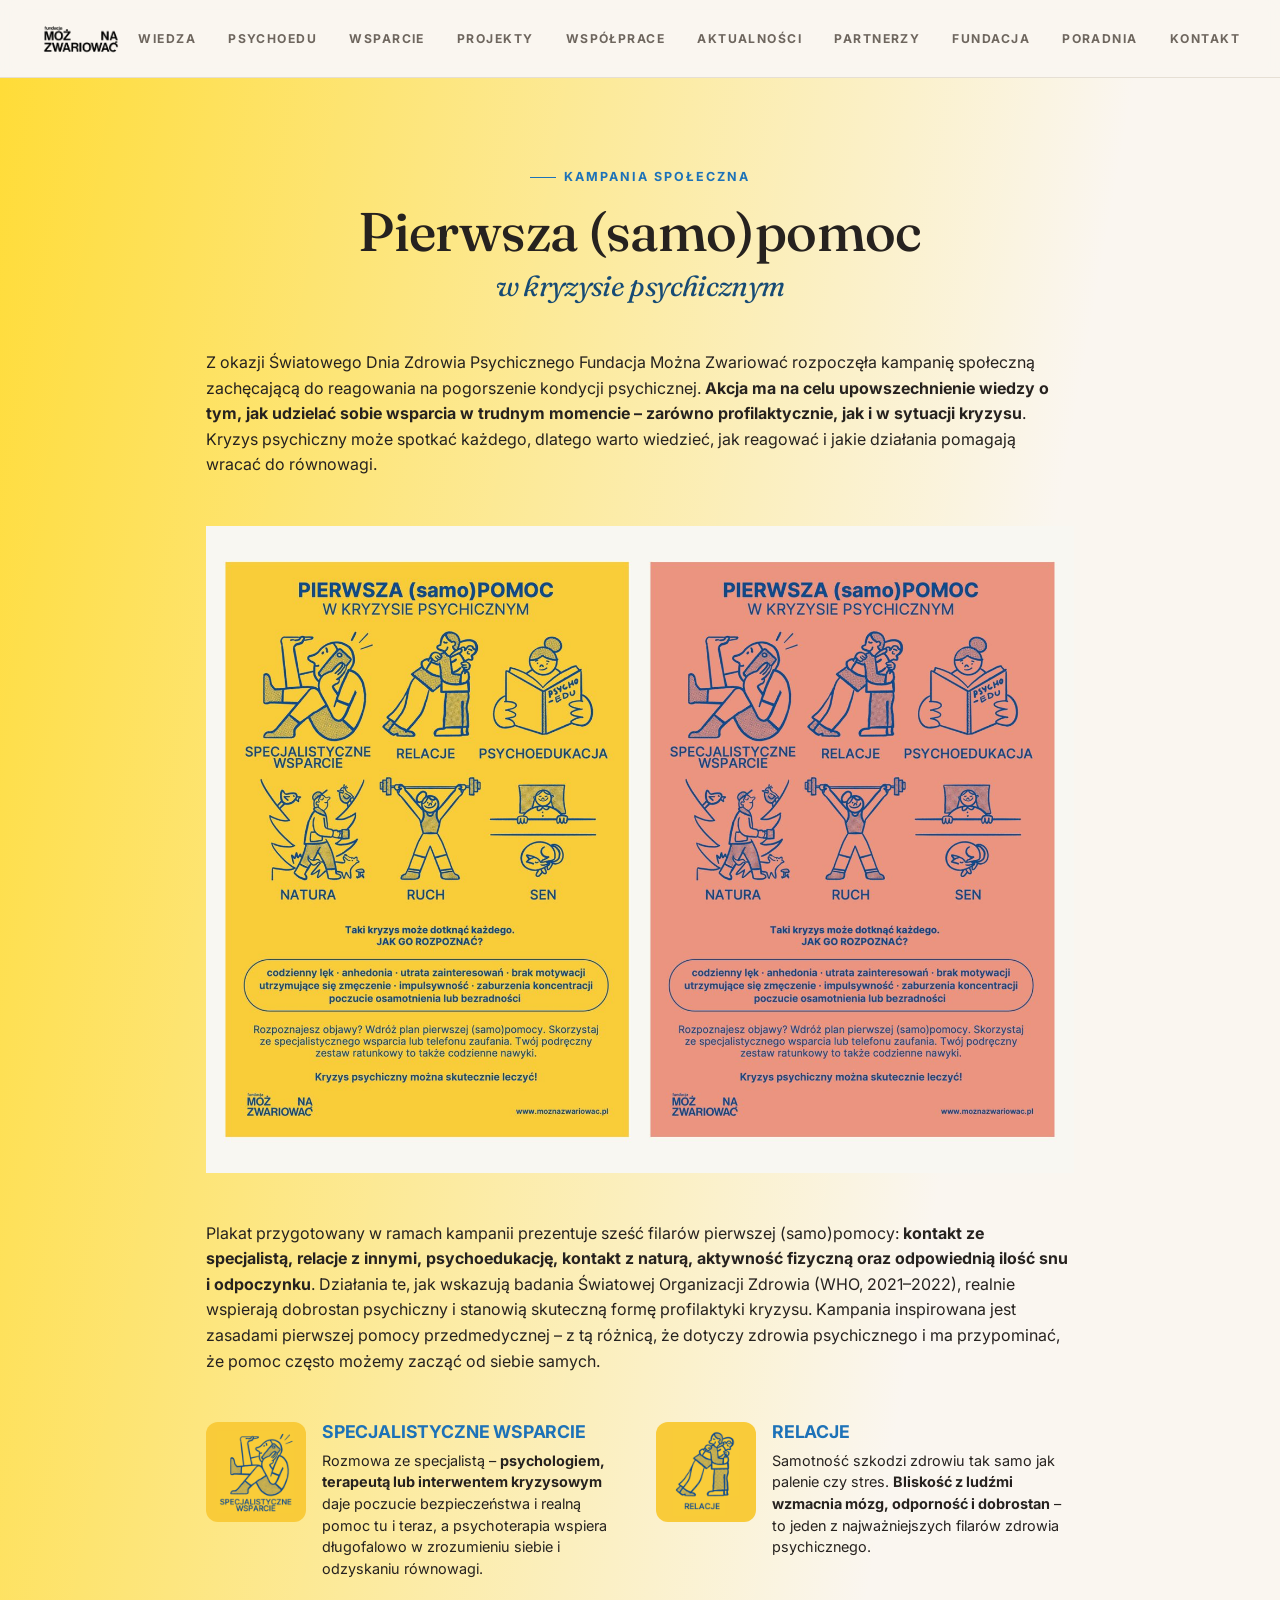
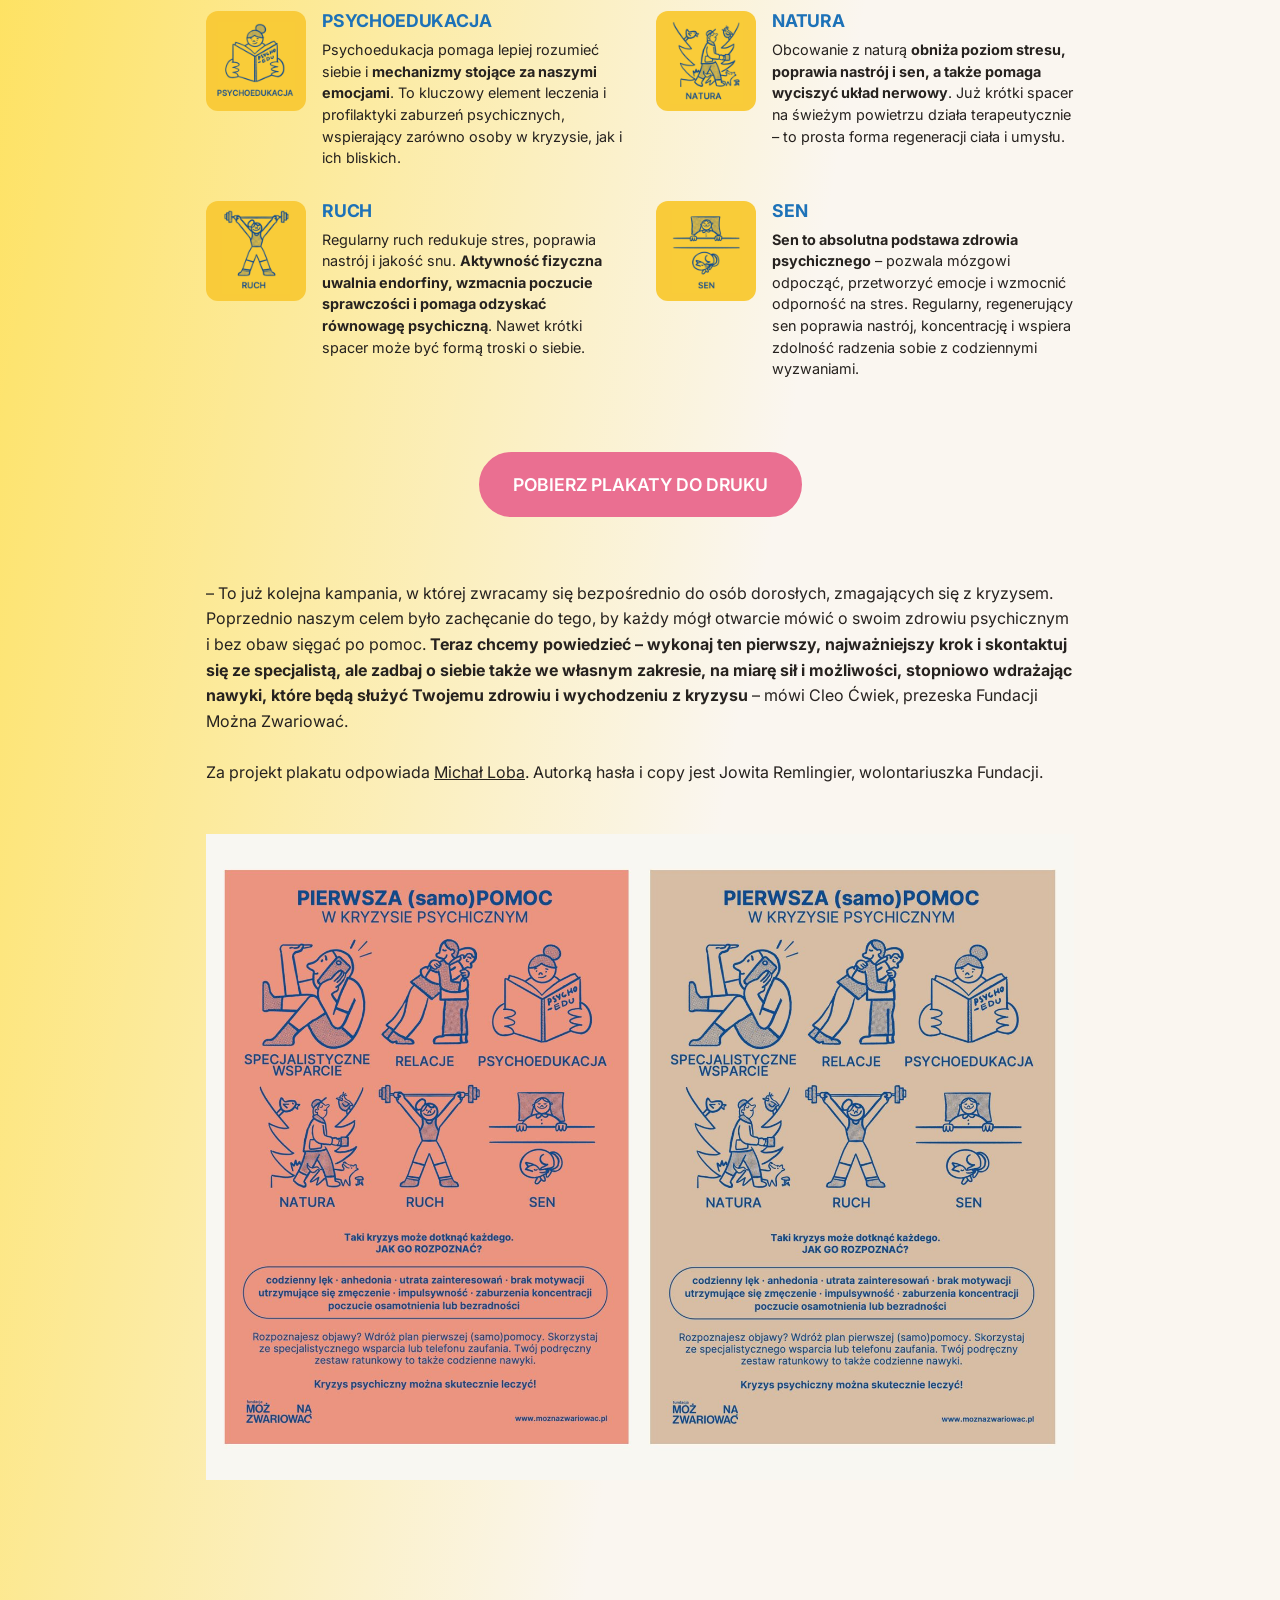
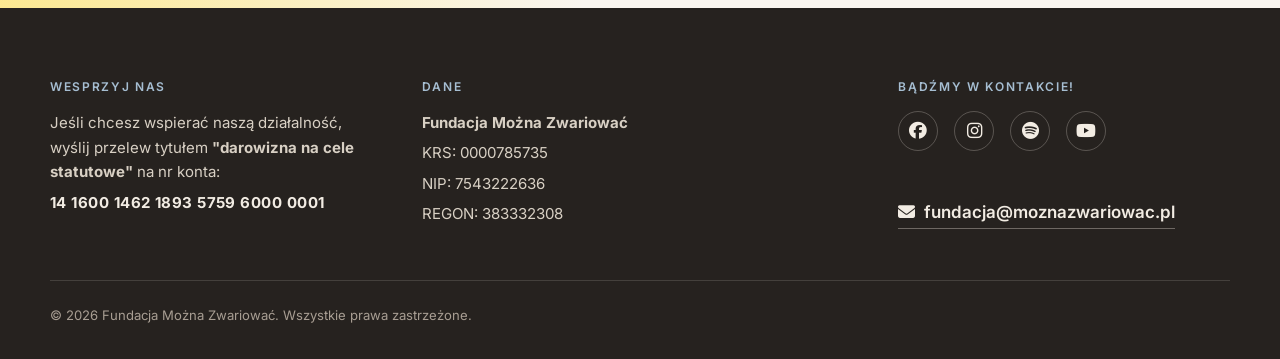
<file: pierwszasamopomoc.html>
<!DOCTYPE html>
<html lang="pl">
  <head>
    <meta charset="UTF-8" />
    <meta name="viewport" content="width=device-width, initial-scale=1.0" />
    <title>Pierwsza (Samo)Pomoc - Fundacja Można Zwariować</title>
    <meta name="description" content="Pierwsza (Samo)Pomoc w kryzysie psychicznym – praktyczny poradnik o tym, jak zadbać o siebie i innych: sen, ruch, natura, relacje i wsparcie." />
    <meta property="og:type" content="website" />
    <meta property="og:site_name" content="Fundacja Można Zwariować" />
    <meta property="og:locale" content="pl_PL" />
    <meta property="og:title" content="Pierwsza (Samo)Pomoc - Fundacja Można Zwariować" />
    <meta property="og:description" content="Pierwsza (Samo)Pomoc w kryzysie psychicznym – praktyczny poradnik o tym, jak zadbać o siebie i innych: sen, ruch, natura, relacje i wsparcie." />
    <meta property="og:url" content="https://moznazwariowac.pl/pierwszasamopomoc.html" />
    <meta property="og:image" content="https://moznazwariowac.pl/images/og-image.jpg" />
    <meta property="og:image:width" content="1200" />
    <meta property="og:image:height" content="630" />
    <meta name="twitter:card" content="summary_large_image" />
    <link rel="stylesheet" href="style.css?v=38" />
    <link rel="icon" type="image/png" href="images/favicon.png" />
    <link
      rel="stylesheet"
      href="https://cdnjs.cloudflare.com/ajax/libs/font-awesome/6.5.0/css/all.min.css"
    />
    <link rel="preconnect" href="https://fonts.googleapis.com" />
    <link rel="preconnect" href="https://fonts.gstatic.com" crossorigin />
    <link
      href="https://fonts.googleapis.com/css2?family=Fraunces:ital,opsz,wght@0,9..144,400;0,9..144,500;0,9..144,600;1,9..144,400&family=Inter:wght@400;500;600;700;800&display=swap"
      rel="stylesheet"
    />
  </head>
  <body class="accent-blue">
    <header>
      <a href="index.html">
        <img
          src="images/logo-black.png"
          alt="Fundacja Można Zwariować"
          class="logo"
        />
      </a>

      <nav class="desktop-nav">
        <a href="wiedza.html">WIEDZA</a>
        <a href="index.html#psychoedu">PSYCHOEDU</a>
        <a href="index.html#wsparcie">WSPARCIE</a>
        <a href="index.html#projekty">PROJEKTY</a>
        <a href="index.html#wspolprace">WSPÓŁPRACE</a>
        <a href="index.html#aktualnosci">AKTUALNOŚCI</a>
        <a href="index.html#partnerzy">PARTNERZY</a>
        <a href="fundacja.html">FUNDACJA</a>
        <a href="https://poradniamoznazwariowac.pl/" target="_blank">PORADNIA</a>
        <a href="#kontakt">KONTAKT</a>
      </nav>

      <button class="menu-toggle" onclick="toggleMenu()">☰</button>
    </header>

    <nav class="menu" id="mobileMenu">
      <button class="menu-close" onclick="toggleMenu()" aria-label="Zamknij menu">✕</button>
      <a href="wiedza.html">Wiedza</a>
      <a href="index.html#psychoedu">Psychoedu</a>
      <a href="index.html#wsparcie">Wsparcie</a>
      <a href="index.html#projekty">Projekty</a>
      <a href="index.html#wspolprace">Współprace</a>
      <a href="index.html#aktualnosci">Aktualności</a>
      <a href="index.html#partnerzy">Partnerzy</a>
      <a href="fundacja.html">Fundacja</a>
      <a href="https://poradniamoznazwariowac.pl/" target="_blank">Poradnia</a>
      <a href="#kontakt">Kontakt</a>
    </nav>

    <main class="container">
      <div class="gradient-zone">
      <section class="pierwszasamopomoc-hero">
        <p class="eyebrow" style="justify-content:center;">Kampania społeczna</p>
        <h1 class="pierwszasamopomoc-title">
          <span class="kampania-claim">Pierwsza (samo)pomoc</span>
          <span class="kampania-subclaim">w kryzysie psychicznym</span>
        </h1>

        <div class="pierwszasamopomoc-content">
          <p>
            Z okazji Światowego Dnia Zdrowia Psychicznego Fundacja Można
            Zwariować rozpoczęła kampanię społeczną zachęcającą do reagowania na
            pogorszenie kondycji psychicznej.
            <b
              >Akcja ma na celu upowszechnienie wiedzy o tym, jak udzielać sobie
              wsparcia w trudnym momencie – zarówno profilaktycznie, jak i w
              sytuacji kryzysu</b
            >. Kryzys psychiczny może spotkać każdego, dlatego warto wiedzieć,
            jak reagować i jakie działania pomagają wracać do równowagi.
          </p>

          <div class="pierwszasamopomoc-image">
            <img src="images/psp1.jpg" alt="Pierwsza (Samo)Pomoc plakat" />
          </div>

          <p>
            Plakat przygotowany w ramach kampanii prezentuje sześć filarów
            pierwszej (samo)pomocy:
            <b
              >kontakt ze specjalistą, relacje z innymi, psychoedukację, kontakt
              z naturą, aktywność fizyczną oraz odpowiednią ilość snu i
              odpoczynku</b
            >. Działania te, jak wskazują badania Światowej Organizacji Zdrowia
            (WHO, 2021–2022), realnie wspierają dobrostan psychiczny i stanowią
            skuteczną formę profilaktyki kryzysu. Kampania inspirowana jest
            zasadami pierwszej pomocy przedmedycznej – z tą różnicą, że dotyczy
            zdrowia psychicznego i ma przypominać, że pomoc często możemy zacząć
            od siebie samych.
          </p>

          <div class="pierwszasamopomoc-steps">
            <div class="step-item">
              <img src="images/psp-wsparcie.png" alt="Wsparcie specjalisty" />
              <div class="step-item-text">
                <h3>SPECJALISTYCZNE WSPARCIE</h3>
                <p>
                  Rozmowa ze specjalistą –
                  <b>psychologiem, terapeutą lub interwentem kryzysowym</b> daje
                  poczucie bezpieczeństwa i realną pomoc tu i teraz, a
                  psychoterapia wspiera długofalowo w zrozumieniu siebie i
                  odzyskaniu równowagi.
                </p>
              </div>
            </div>

            <div class="step-item">
              <img src="images/psp-relacje.png" alt="Relacje" />
              <div class="step-item-text">
                <h3>RELACJE</h3>
                <p>
                  Samotność szkodzi zdrowiu tak samo jak palenie czy stres.
                  <b>Bliskość z ludźmi wzmacnia mózg, odporność i dobrostan</b>
                  – to jeden z najważniejszych filarów zdrowia psychicznego.
                </p>
              </div>
            </div>

            <div class="step-item">
              <img src="images/psp-psychoedukacja.png" alt="Psychoedukacja" />
              <div class="step-item-text">
                <h3>PSYCHOEDUKACJA</h3>
                <p>
                  Psychoedukacja pomaga lepiej rozumieć siebie i
                  <b>mechanizmy stojące za naszymi emocjami</b>. To kluczowy
                  element leczenia i profilaktyki zaburzeń psychicznych,
                  wspierający zarówno osoby w kryzysie, jak i ich bliskich.
                </p>
              </div>
            </div>

            <div class="step-item">
              <img src="images/psp-natura.png" alt="Natura" />
              <div class="step-item-text">
                <h3>NATURA</h3>
                <p>
                  Obcowanie z naturą
                  <b
                    >obniża poziom stresu, poprawia nastrój i sen, a także
                    pomaga wyciszyć układ nerwowy</b
                  >. Już krótki spacer na świeżym powietrzu działa
                  terapeutycznie – to prosta forma regeneracji ciała i umysłu.
                </p>
              </div>
            </div>

            <div class="step-item">
              <img src="images/psp-ruch.png" alt="Ruch" />
              <div class="step-item-text">
                <h3>RUCH</h3>
                <p>
                  Regularny ruch redukuje stres, poprawia nastrój i jakość snu.
                  <b
                    >Aktywność fizyczna uwalnia endorfiny, wzmacnia poczucie
                    sprawczości i pomaga odzyskać równowagę psychiczną</b
                  >. Nawet krótki spacer może być formą troski o siebie.
                </p>
              </div>
            </div>

            <div class="step-item">
              <img src="images/psp-sen.png" alt="Sen" />
              <div class="step-item-text">
                <h3>SEN</h3>
                <p>
                  <b>Sen to absolutna podstawa zdrowia psychicznego</b> –
                  pozwala mózgowi odpocząć, przetworzyć emocje i wzmocnić
                  odporność na stres. Regularny, regenerujący sen poprawia
                  nastrój, koncentrację i wspiera zdolność radzenia sobie z
                  codziennymi wyzwaniami.
                </p>
              </div>
            </div>
          </div>

          <div class="pierwszasamopomoc-cta">
            <a
              href="https://drive.google.com/file/d/1MVrzPXCpaJBgLE9VXgFNlO-_PEVJSY0l/view?usp=sharing"
              class="kampania-pdf-link"
              target="_blank"
              >POBIERZ PLAKATY DO DRUKU</a
            >
          </div>
          <p>
            – To już kolejna kampania, w której zwracamy się bezpośrednio do
            osób dorosłych, zmagających się z kryzysem. Poprzednio naszym celem
            było zachęcanie do tego, by każdy mógł otwarcie mówić o swoim
            zdrowiu psychicznym i bez obaw sięgać po pomoc.
            <b
              >Teraz chcemy powiedzieć – wykonaj ten pierwszy, najważniejszy
              krok i skontaktuj się ze specjalistą, ale zadbaj o siebie także we
              własnym zakresie, na miarę sił i możliwości, stopniowo wdrażając
              nawyki, które będą służyć Twojemu zdrowiu i wychodzeniu z
              kryzysu</b
            >
            – mówi Cleo Ćwiek, prezeska Fundacji Można Zwariować. <br /><br />
            Za projekt plakatu odpowiada
            <a href="https://www.instagram.com/michal.loba/" target="_blank"
              >Michał Loba</a
            >. Autorką hasła i copy jest Jowita Remlingier, wolontariuszka
            Fundacji.
          </p>

          <div class="pierwszasamopomoc-image">
            <img src="images/psp2.jpg" alt="Pierwsza (Samo)Pomoc - detale" />
          </div>
        </div>
      </section>
      </div>
    </main>

    <footer class="footer" id="kontakt">
      <div class="footer-content">
        <div class="footer-section">
          <h3>WESPRZYJ NAS</h3>
          <div class="donation-info">
            <p>
              Jeśli chcesz wspierać naszą działalność, wyślij przelew tytułem
              <strong>"darowizna na cele statutowe"</strong> na nr konta:
            </p>
            <p class="bank-account">
              <strong>14 1600 1462 1893 5759 6000 0001</strong>
            </p>
          </div>
        </div>

        <div class="footer-section">
          <h3>DANE</h3>
          <div class="contact-info">
            <p><strong>Fundacja Można Zwariować</strong></p>
            <p>KRS: 0000785735</p>
            <p>NIP: 7543222636</p>
            <p>REGON: 383332308</p>
          </div>
        </div>

        <div class="footer-section">
          <h3>BĄDŹMY W KONTAKCIE!</h3>
          <div class="footer-social-icons">
            <a
              href="https://www.facebook.com/fundacjamoznazwariowac/"
              target="_blank"
            >
              <i class="fab fa-facebook"></i>
            </a>
            <a href="https://www.instagram.com/moznazwariowac/" target="_blank">
              <i class="fab fa-instagram"></i>
            </a>
            <a
              href="https://open.spotify.com/show/7yq7L2H5VwxzbtKMXawCY4"
              target="_blank"
            >
              <i class="fab fa-spotify"></i>
            </a>
            <a href="https://www.youtube.com/@moznazwariowac" target="_blank">
              <i class="fab fa-youtube"></i>
            </a>
          </div>
          <br />
          <a href="mailto:fundacja@moznazwariowac.pl" class="email-link">
            <i class="fas fa-envelope"></i> fundacja@moznazwariowac.pl
          </a>
        </div>
      </div>
      <div class="footer-bottom">
        <p>
          &copy; 2026 Fundacja Można Zwariować. Wszystkie prawa zastrzeżone.
        </p>
      </div>
    </footer>

    <script src="script.js?v=3"></script>
  </body>
</html>
</file>
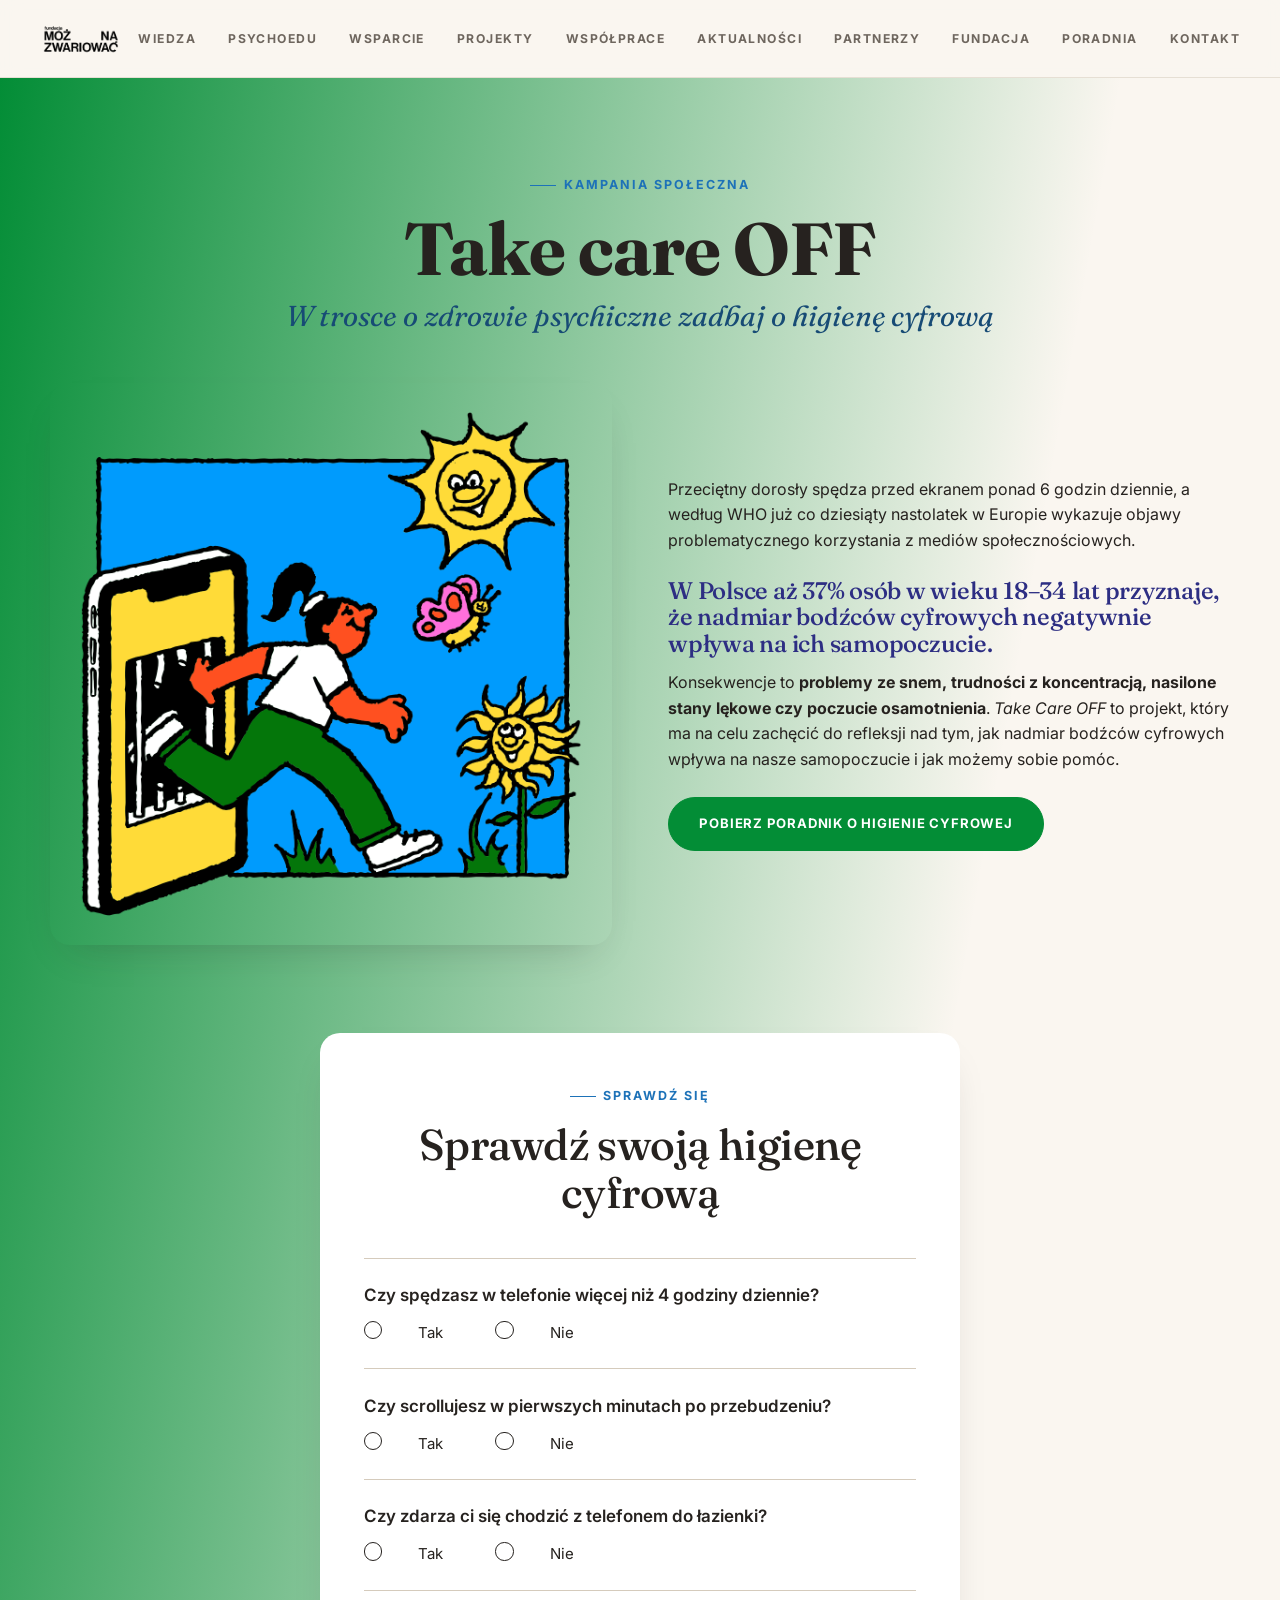
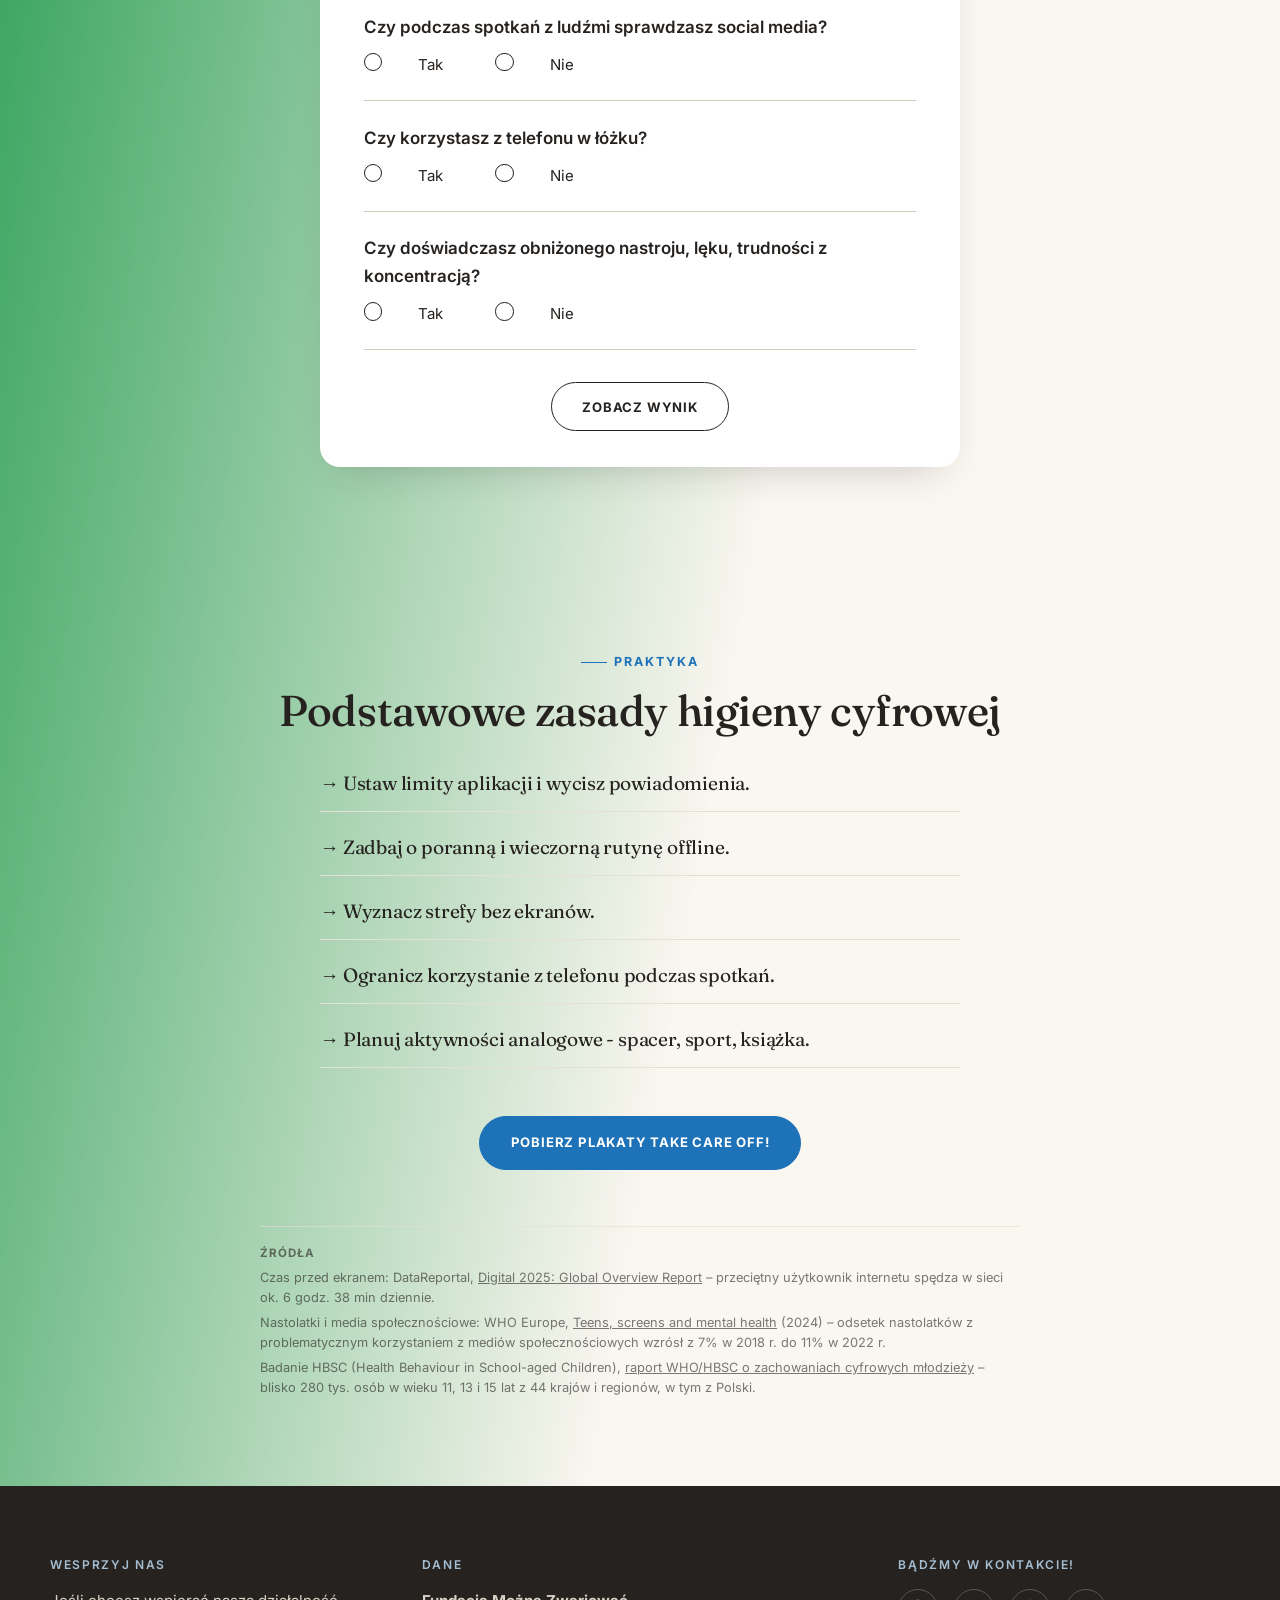
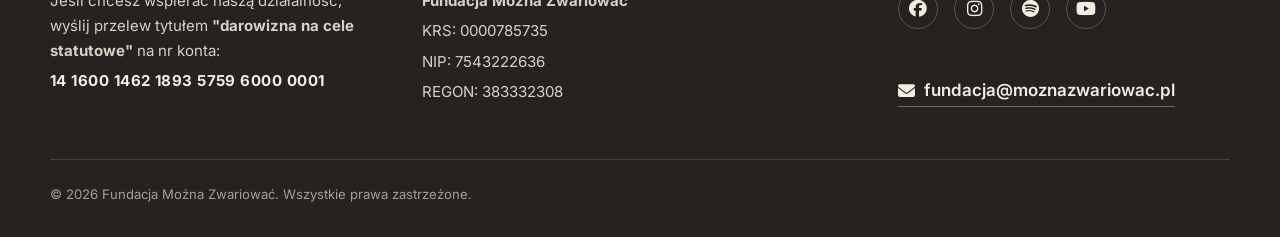
<file: takecareoff.html>
<!DOCTYPE html>
<html lang="pl">
  <head>
    <meta charset="UTF-8" />
    <meta name="viewport" content="width=device-width, initial-scale=1.0" />
    <title>Take care OFF - Fundacja Można Zwariować</title>
    <meta name="description" content="Take care OFF – w trosce o zdrowie psychiczne zadbaj o higienę cyfrową. Projekt Fundacji Można Zwariować." />
    <meta property="og:type" content="website" />
    <meta property="og:site_name" content="Fundacja Można Zwariować" />
    <meta property="og:locale" content="pl_PL" />
    <meta property="og:title" content="Take care OFF - Fundacja Można Zwariować" />
    <meta property="og:description" content="Take care OFF – w trosce o zdrowie psychiczne zadbaj o higienę cyfrową. Projekt Fundacji Można Zwariować." />
    <meta property="og:url" content="https://moznazwariowac.pl/takecareoff.html" />
    <meta property="og:image" content="https://moznazwariowac.pl/images/og-image.jpg" />
    <meta property="og:image:width" content="1200" />
    <meta property="og:image:height" content="630" />
    <meta name="twitter:card" content="summary_large_image" />
    <link rel="stylesheet" href="style.css?v=38" />
    <link rel="icon" type="image/png" href="images/favicon.png" />
    <link
      rel="stylesheet"
      href="https://cdnjs.cloudflare.com/ajax/libs/font-awesome/6.5.0/css/all.min.css"
    />
    <link rel="preconnect" href="https://fonts.googleapis.com" />
    <link rel="preconnect" href="https://fonts.gstatic.com" crossorigin />
    <link
      href="https://fonts.googleapis.com/css2?family=Fraunces:ital,opsz,wght@0,9..144,400;0,9..144,500;0,9..144,600;1,9..144,400&family=Inter:wght@400;500;600;700;800&display=swap"
      rel="stylesheet"
    />
  </head>
  <body class="accent-blue">
    <header>
      <a href="index.html">
        <img
          src="images/logo-black.png"
          alt="Fundacja Można Zwariować"
          class="logo"
        />
      </a>

      <nav class="desktop-nav">
        <a href="wiedza.html">WIEDZA</a>
        <a href="index.html#psychoedu">PSYCHOEDU</a>
        <a href="index.html#wsparcie">WSPARCIE</a>
        <a href="index.html#projekty">PROJEKTY</a>
        <a href="index.html#wspolprace">WSPÓŁPRACE</a>
        <a href="index.html#aktualnosci">AKTUALNOŚCI</a>
        <a href="index.html#partnerzy">PARTNERZY</a>
        <a href="fundacja.html">FUNDACJA</a>
        <a href="https://poradniamoznazwariowac.pl/" target="_blank">PORADNIA</a>
        <a href="#kontakt">KONTAKT</a>
      </nav>

      <button class="menu-toggle" onclick="toggleMenu()">☰</button>
    </header>

    <nav class="menu" id="mobileMenu">
      <button class="menu-close" onclick="toggleMenu()" aria-label="Zamknij menu">✕</button>
      <a href="wiedza.html">Wiedza</a>
      <a href="index.html#psychoedu">Psychoedu</a>
      <a href="index.html#wsparcie">Wsparcie</a>
      <a href="index.html#projekty">Projekty</a>
      <a href="index.html#wspolprace">Współprace</a>
      <a href="index.html#aktualnosci">Aktualności</a>
      <a href="index.html#partnerzy">Partnerzy</a>
      <a href="fundacja.html">Fundacja</a>
      <a href="https://poradniamoznazwariowac.pl/" target="_blank">Poradnia</a>
      <a href="#kontakt">Kontakt</a>
    </nav>

    <main class="container">
      <div class="gradient-zone gradient-zone-green">
      <section class="takecareoffyourself-hero">
        <p class="eyebrow" style="justify-content:center;">Kampania społeczna</p>
        <h1 class="takecareoffyourself-title">Take care OFF</h1>
        <p class="takecareoffyourself-subtitle">W trosce o zdrowie psychiczne zadbaj o higienę cyfrową</p>

        <div class="takecareoffyourself-content">
          <div class="takecareoffyourself-left">
            <div class="takecareoffyourself-image">
              <img src="images/tcoy1.png" alt="Take care OFF" />
            </div>
          </div>

          <div class="takecareoffyourself-right">
            <p>
              Przeciętny dorosły spędza przed ekranem ponad 6 godzin dziennie,
              a według WHO już co dziesiąty nastolatek w Europie wykazuje
              objawy problematycznego korzystania z mediów społecznościowych.
            </p>
            <h3>
              W Polsce aż 37% osób w wieku 18–34 lat przyznaje, że nadmiar
              bodźców cyfrowych negatywnie wpływa na ich samopoczucie.
            </h3>
            <p>
              Konsekwencje to
              <b
                >problemy ze snem, trudności z koncentracją, nasilone stany
                lękowe czy poczucie osamotnienia</b
              >. <i>Take Care OFF</i> to projekt, który ma na celu
              zachęcić do refleksji nad tym, jak nadmiar bodźców cyfrowych
              wpływa na nasze samopoczucie i jak możemy sobie pomóc.
            </p>
            <div class="takecareoffyourself-guide">
              <a
                href="https://drive.google.com/file/d/1wUWBpvicBmy4-w4uSs5lAGBhzBgagpvX/view"
                class="cta-button cta-button-green"
                target="_blank"
                rel="noopener"
              >
                Pobierz poradnik o higienie cyfrowej
              </a>
            </div>
          </div>
        </div>
      </section>

      <section class="takecareoffyourself-quiz">
        <div class="quiz-wrapper quiz-box">
          <p class="eyebrow" style="justify-content:center;">Sprawdź się</p>
          <h2>Sprawdź swoją higienę cyfrową</h2>

          <form id="digitalHygieneQuiz">
            <div class="quiz-question">
              <p>Czy spędzasz w telefonie więcej niż 4 godziny dziennie?</p>
              <div class="quiz-options">
                <input type="radio" name="q1" value="yes" id="q1-yes" />
                <label for="q1-yes">Tak</label>
                <input type="radio" name="q1" value="no" id="q1-no" />
                <label for="q1-no">Nie</label>
              </div>
            </div>

            <div class="quiz-question">
              <p>Czy scrollujesz w pierwszych minutach po przebudzeniu?</p>
              <div class="quiz-options">
                <input type="radio" name="q2" value="yes" id="q2-yes" />
                <label for="q2-yes">Tak</label>
                <input type="radio" name="q2" value="no" id="q2-no" />
                <label for="q2-no">Nie</label>
              </div>
            </div>

            <div class="quiz-question">
              <p>Czy zdarza ci się chodzić z telefonem do łazienki?</p>
              <div class="quiz-options">
                <input type="radio" name="q3" value="yes" id="q3-yes" />
                <label for="q3-yes">Tak</label>
                <input type="radio" name="q3" value="no" id="q3-no" />
                <label for="q3-no">Nie</label>
              </div>
            </div>

            <div class="quiz-question">
              <p>Czy podczas spotkań z ludźmi sprawdzasz social media?</p>
              <div class="quiz-options">
                <input type="radio" name="q4" value="yes" id="q4-yes" />
                <label for="q4-yes">Tak</label>
                <input type="radio" name="q4" value="no" id="q4-no" />
                <label for="q4-no">Nie</label>
              </div>
            </div>

            <div class="quiz-question">
              <p>Czy korzystasz z telefonu w łóżku?</p>
              <div class="quiz-options">
                <input type="radio" name="q5" value="yes" id="q5-yes" />
                <label for="q5-yes">Tak</label>
                <input type="radio" name="q5" value="no" id="q5-no" />
                <label for="q5-no">Nie</label>
              </div>
            </div>

            <div class="quiz-question">
              <p>
                Czy doświadczasz obniżonego nastroju, lęku, trudności z
                koncentracją?
              </p>
              <div class="quiz-options">
                <input type="radio" name="q6" value="yes" id="q6-yes" />
                <label for="q6-yes">Tak</label>
                <input type="radio" name="q6" value="no" id="q6-no" />
                <label for="q6-no">Nie</label>
              </div>
            </div>

            <button
              type="button"
              class="quiz-submit"
              onclick="calculateQuizResult()"
            >
              Zobacz wynik
            </button>
          </form>

          <div id="quizResult" class="quiz-result" style="display: none"></div>
        </div>
      </section>

      <section class="takecareoffyourself-tips">
        <p class="eyebrow" style="justify-content:center;">Praktyka</p>
        <h2>Podstawowe zasady higieny cyfrowej</h2>
        <div class="tips-list">
          <h3>→ Ustaw limity aplikacji i wycisz powiadomienia.</h3>
          <h3>→ Zadbaj o poranną i wieczorną rutynę offline.</h3>
          <h3>→ Wyznacz strefy bez ekranów.</h3>
          <h3>→ Ogranicz korzystanie z telefonu podczas spotkań.</h3>
          <h3>→ Planuj aktywności analogowe - spacer, sport, książka.</h3>
        </div>

        <div class="takecareoffyourself-downloads">
          <a
            href="https://drive.google.com/file/d/1X4hQGOuIaIx8rHTEGJ8dn_weIZfPxAQ9/view?usp=sharing"
            class="cta-button cta-button-custom-pink"
            target="_blank"
            rel="noopener"
          >
            Pobierz plakaty Take care OFF!
          </a>
        </div>

        <div class="takecareoffyourself-sources">
          <h4>Źródła</h4>
          <ul>
            <li>
              Czas przed ekranem: DataReportal,
              <a href="https://datareportal.com/reports/digital-2025-global-overview-report" target="_blank" rel="noopener">Digital 2025: Global Overview Report</a>
              – przeciętny użytkownik internetu spędza w sieci ok. 6 godz. 38 min dziennie.
            </li>
            <li>
              Nastolatki i media społecznościowe: WHO Europe,
              <a href="https://www.who.int/europe/news/item/25-09-2024-teens--screens-and-mental-health" target="_blank" rel="noopener">Teens, screens and mental health</a>
              (2024) – odsetek nastolatków z problematycznym korzystaniem z mediów społecznościowych wzrósł z 7% w 2018 r. do 11% w 2022 r.
            </li>
            <li>
              Badanie HBSC (Health Behaviour in School-aged Children),
              <a href="https://www.hbsc.org/new-who-hbsc-report-sheds-light-on-adolescent-digital-behaviours-across-europe-central-asia-and-canada/" target="_blank" rel="noopener">raport WHO/HBSC o zachowaniach cyfrowych młodzieży</a>
              – blisko 280 tys. osób w wieku 11, 13 i 15 lat z 44 krajów i regionów, w tym z Polski.
            </li>
          </ul>
        </div>
      </section>
      </div>
    </main>

    <footer class="footer" id="kontakt">
      <div class="footer-content">
        <div class="footer-section">
          <h3>WESPRZYJ NAS</h3>
          <div class="donation-info">
            <p>
              Jeśli chcesz wspierać naszą działalność, wyślij przelew tytułem
              <strong>"darowizna na cele statutowe"</strong> na nr konta:
            </p>
            <p class="bank-account">
              <strong>14 1600 1462 1893 5759 6000 0001</strong>
            </p>
          </div>
        </div>

        <div class="footer-section">
          <h3>DANE</h3>
          <div class="contact-info">
            <p><strong>Fundacja Można Zwariować</strong></p>
            <p>KRS: 0000785735</p>
            <p>NIP: 7543222636</p>
            <p>REGON: 383332308</p>
          </div>
        </div>

        <div class="footer-section">
          <h3>BĄDŹMY W KONTAKCIE!</h3>
          <div class="footer-social-icons">
            <a
              href="https://www.facebook.com/fundacjamoznazwariowac/"
              target="_blank"
            >
              <i class="fab fa-facebook"></i>
            </a>
            <a href="https://www.instagram.com/moznazwariowac/" target="_blank">
              <i class="fab fa-instagram"></i>
            </a>
            <a
              href="https://open.spotify.com/show/7yq7L2H5VwxzbtKMXawCY4"
              target="_blank"
            >
              <i class="fab fa-spotify"></i>
            </a>
            <a href="https://www.youtube.com/@moznazwariowac" target="_blank">
              <i class="fab fa-youtube"></i>
            </a>
          </div>
          <br />
          <a href="mailto:fundacja@moznazwariowac.pl" class="email-link">
            <i class="fas fa-envelope"></i> fundacja@moznazwariowac.pl
          </a>
        </div>
      </div>
      <div class="footer-bottom">
        <p>
          &copy; 2026 Fundacja Można Zwariować. Wszystkie prawa zastrzeżone.
        </p>
      </div>
    </footer>

    <script src="script.js?v=3"></script>
  </body>
</html>
</file>
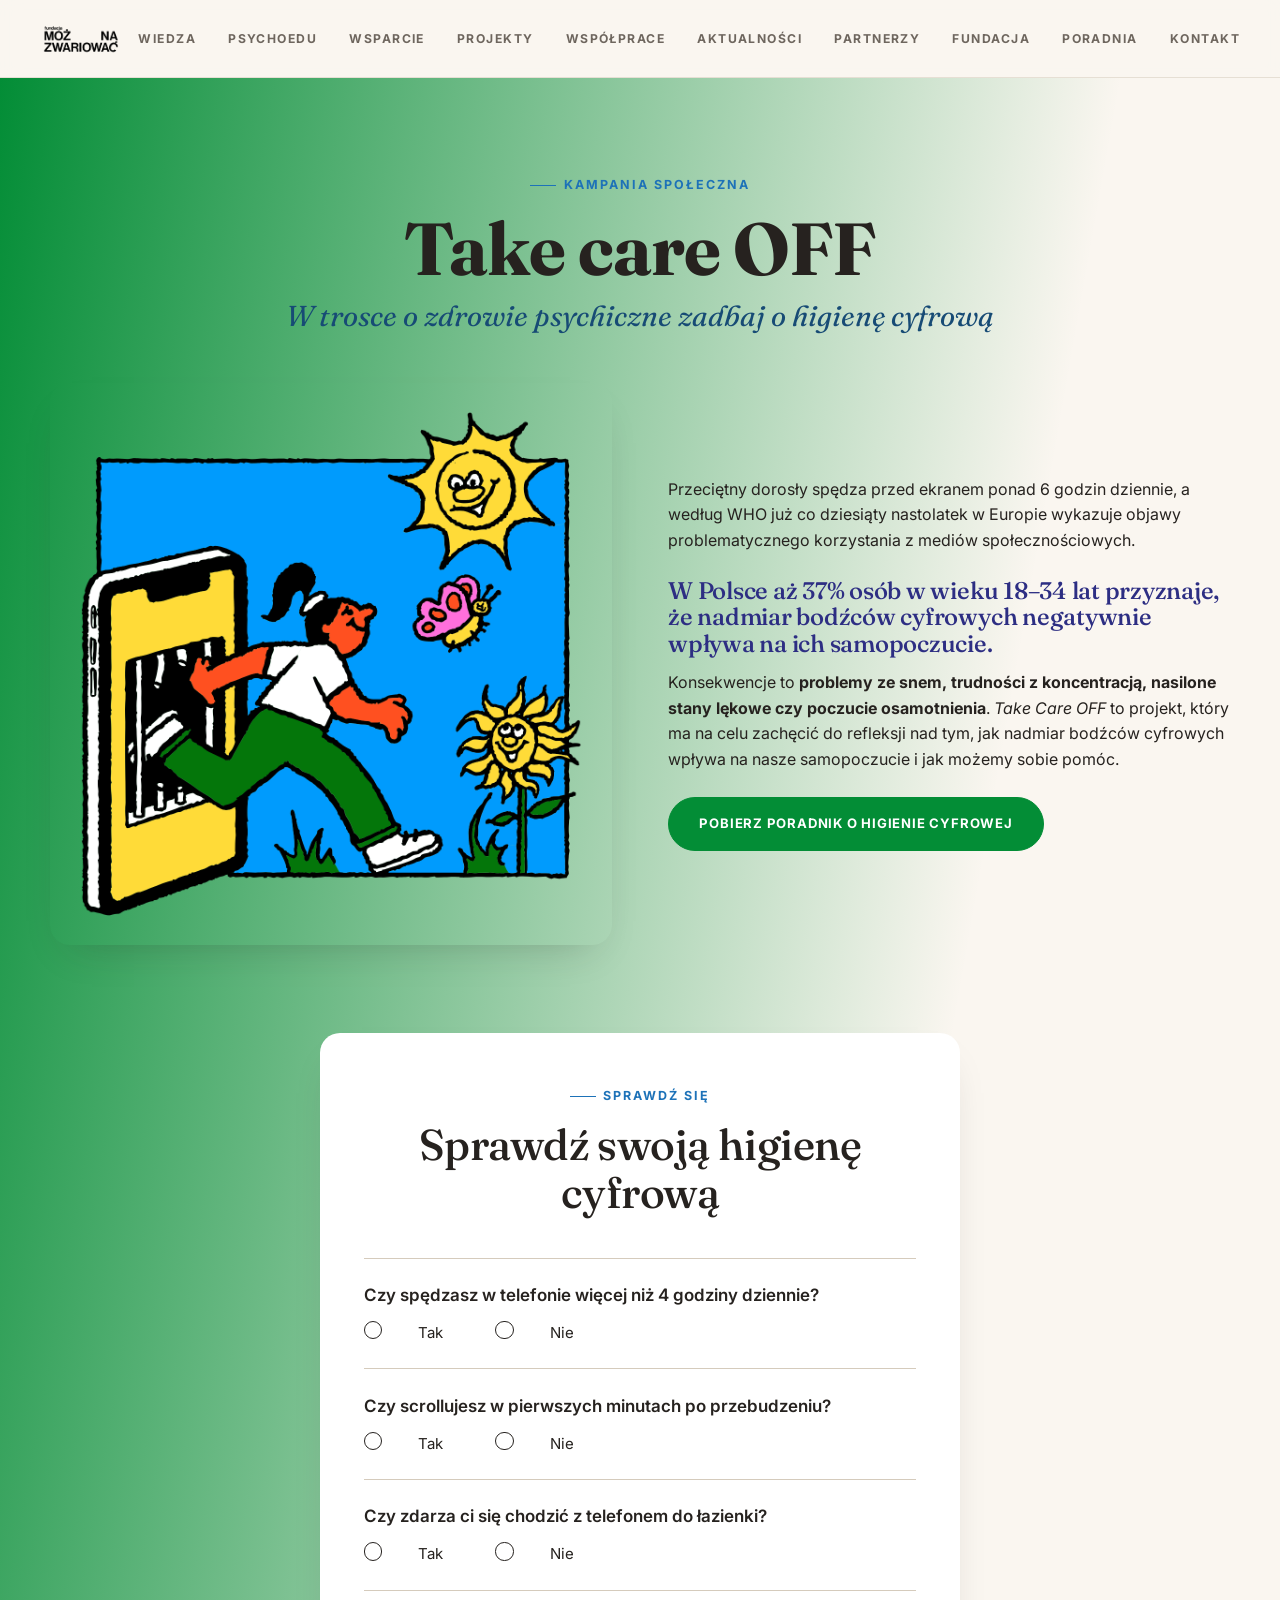
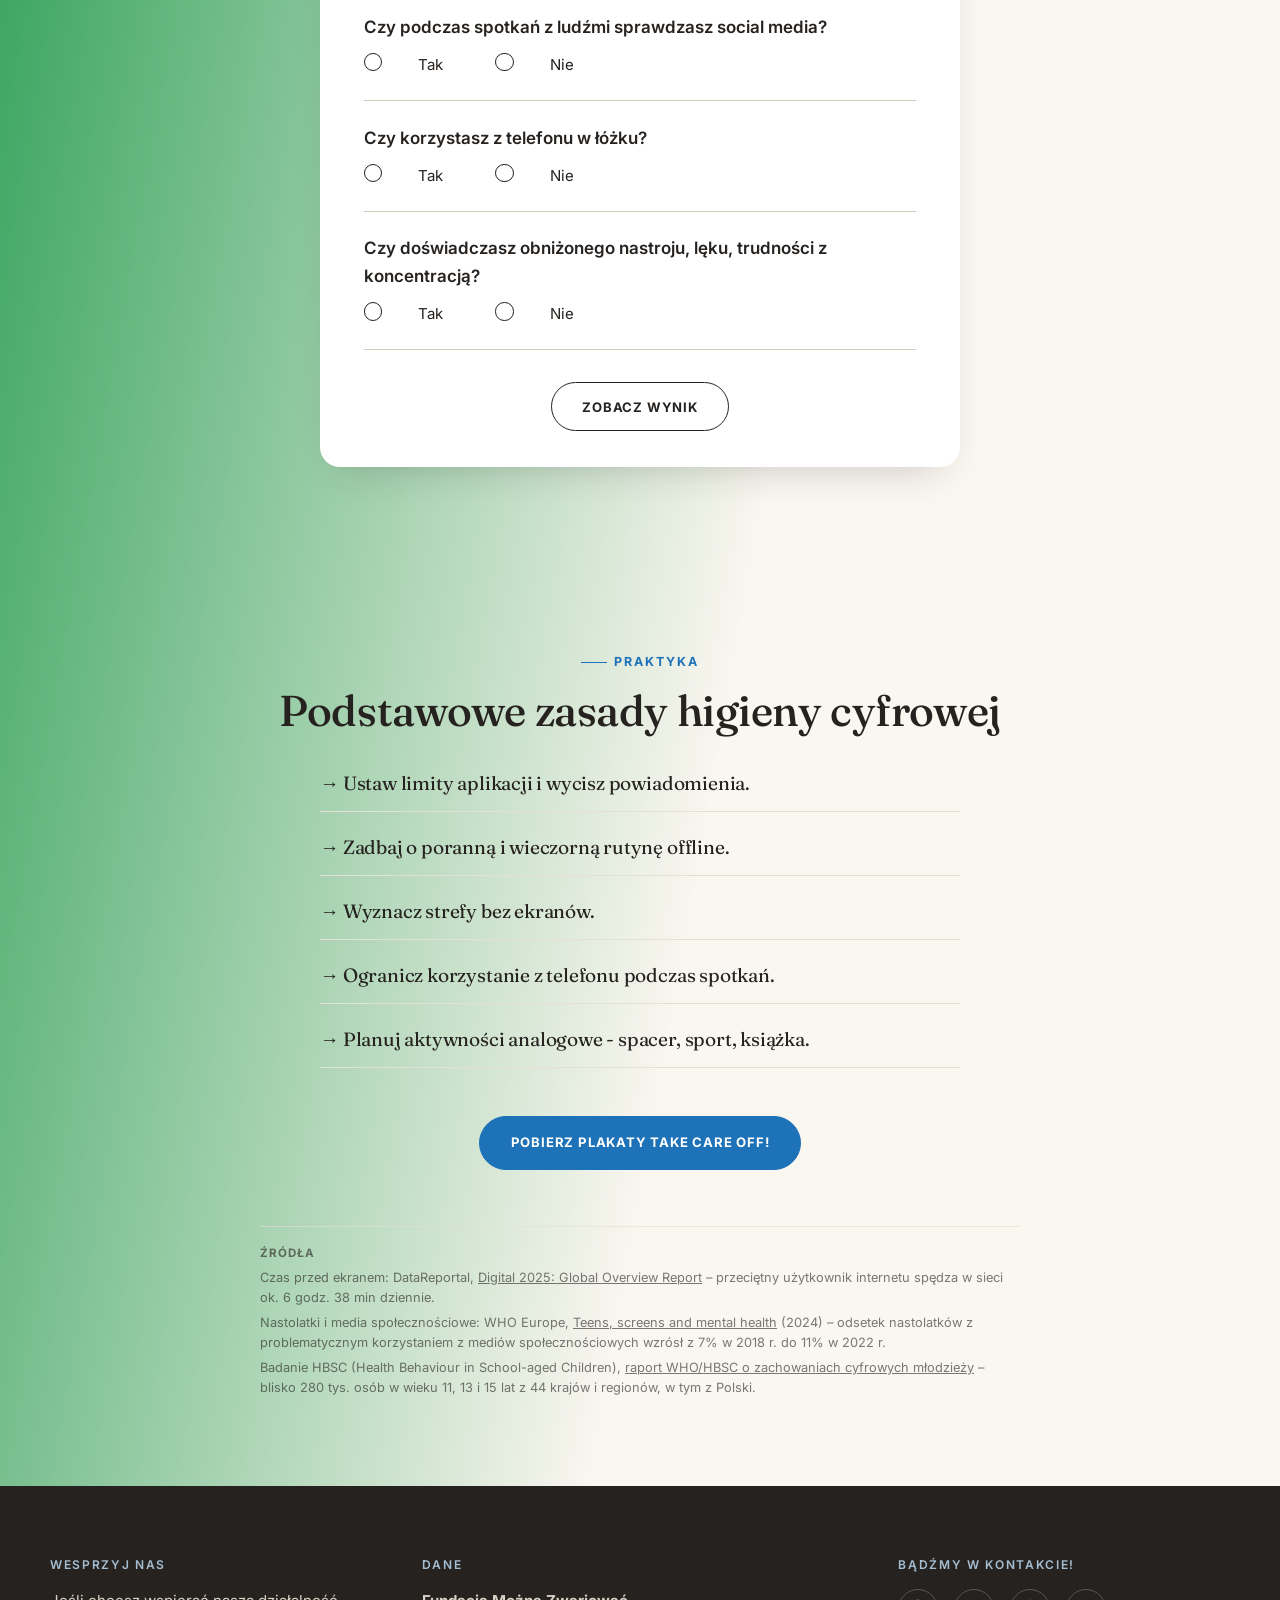
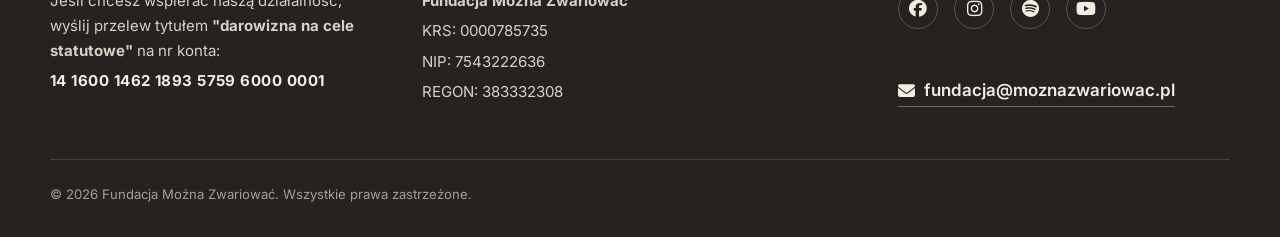
<file: takecareoffyourself.html>
<!DOCTYPE html>
<html lang="pl">
  <head>
    <meta charset="UTF-8" />
    <!-- Old address of the Take care OFF page; forwards to the new one. -->
    <title>Take care OFF - Fundacja Można Zwariować</title>
    <link rel="canonical" href="https://moznazwariowac.pl/takecareoff.html" />
    <meta name="robots" content="noindex" />
    <meta http-equiv="refresh" content="0; url=takecareoff.html" />
    <script>location.replace("takecareoff.html" + location.search + location.hash);</script>
  </head>
  <body>
    <p><a href="takecareoff.html">Take care OFF</a></p>
  </body>
</html>
</file>
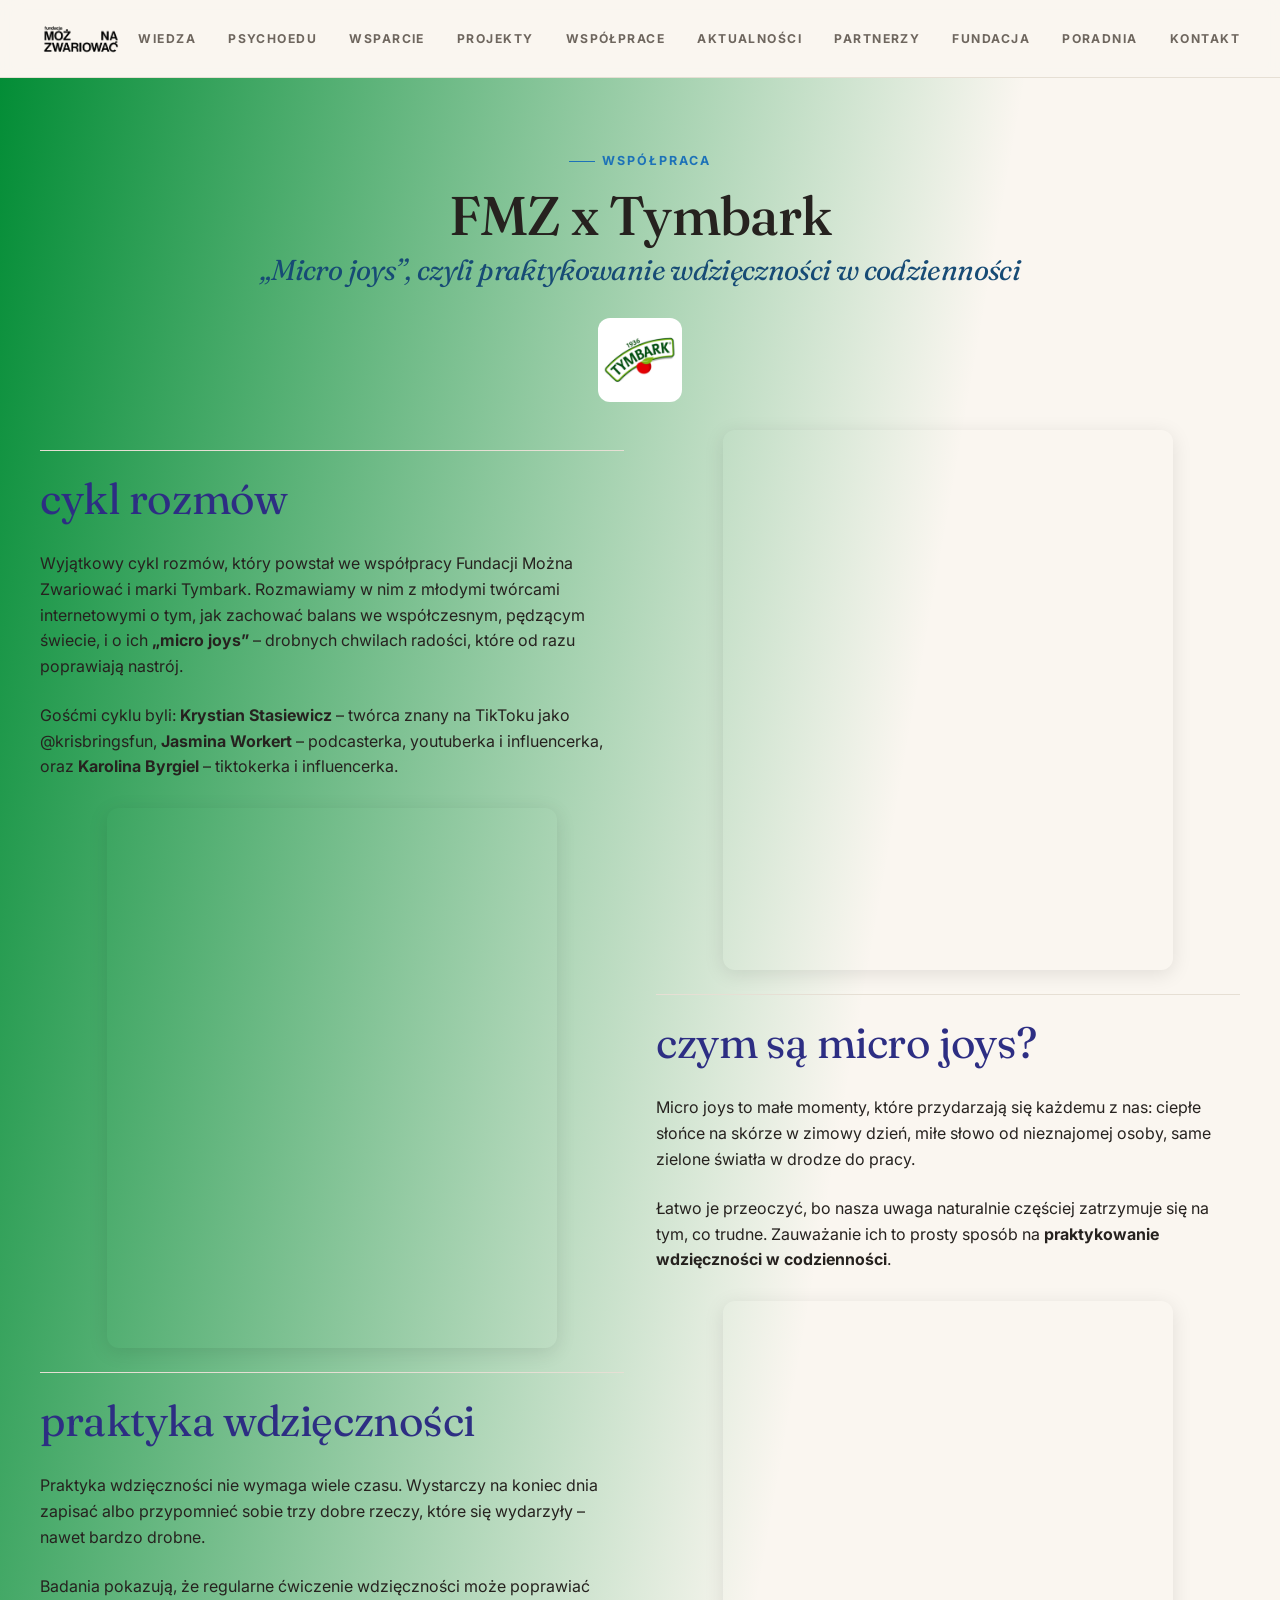
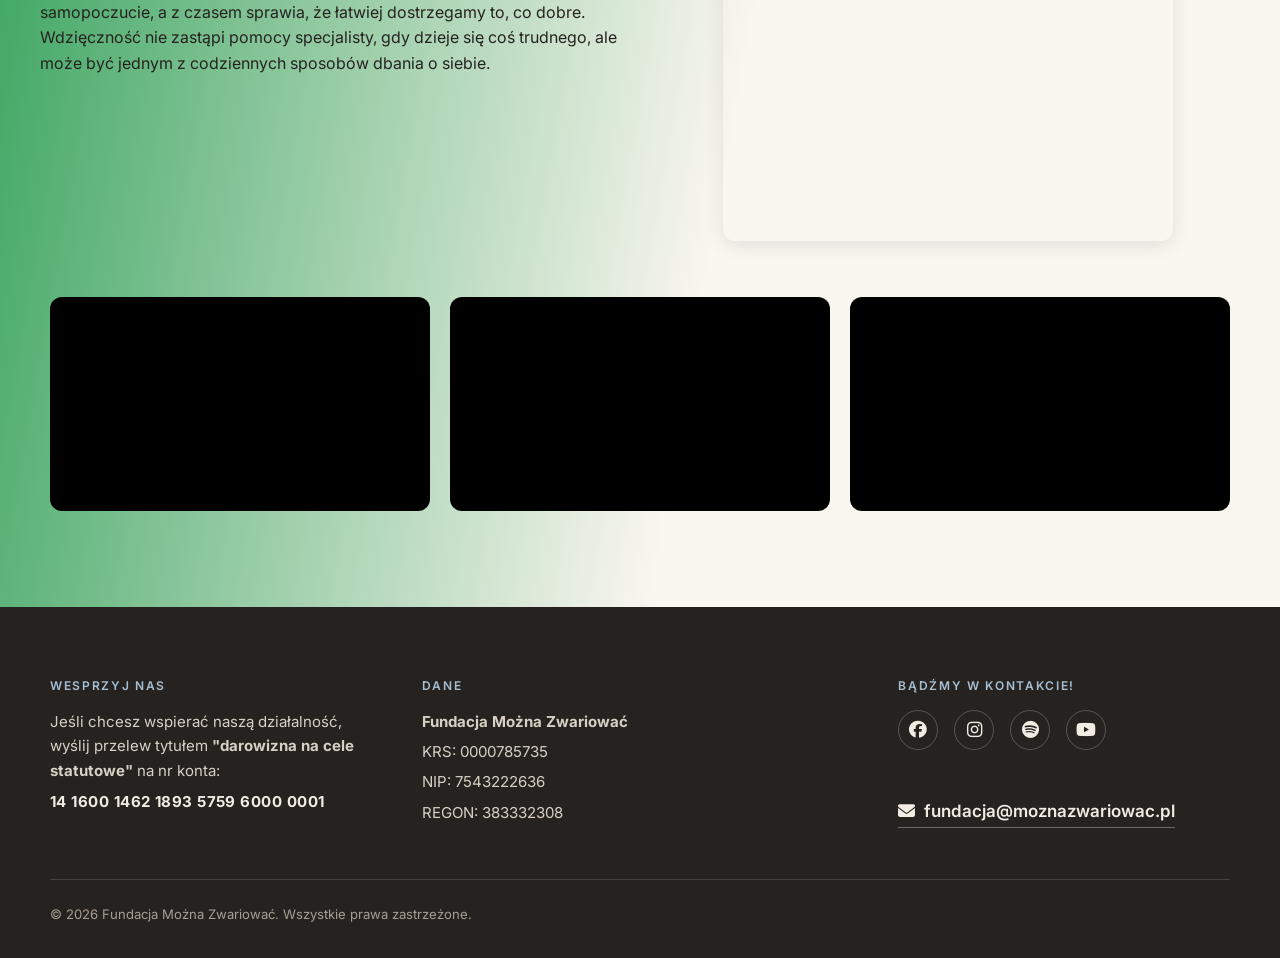
<file: tymbark.html>
<!DOCTYPE html>
<html lang="pl">
  <head>
    <meta charset="UTF-8" />
    <meta name="viewport" content="width=device-width, initial-scale=1.0" />
    <title>FMZ x Tymbark - Fundacja Można Zwariować</title>
    <meta name="description" content="FMZ x Tymbark – „Micro joys”, czyli praktykowanie wdzięczności w codzienności. Cykl rozmów i materiałów o małych radościach." />
    <meta property="og:type" content="website" />
    <meta property="og:site_name" content="Fundacja Można Zwariować" />
    <meta property="og:locale" content="pl_PL" />
    <meta property="og:title" content="FMZ x Tymbark - Fundacja Można Zwariować" />
    <meta property="og:description" content="FMZ x Tymbark – „Micro joys”, czyli praktykowanie wdzięczności w codzienności. Cykl rozmów i materiałów o małych radościach." />
    <meta property="og:url" content="https://moznazwariowac.pl/tymbark.html" />
    <meta property="og:image" content="https://moznazwariowac.pl/images/og-image.jpg" />
    <meta property="og:image:width" content="1200" />
    <meta property="og:image:height" content="630" />
    <meta name="twitter:card" content="summary_large_image" />
    <link rel="stylesheet" href="style.css?v=38" />
    <link rel="icon" type="image/png" href="images/favicon.png" />
    <link
      rel="stylesheet"
      href="https://cdnjs.cloudflare.com/ajax/libs/font-awesome/6.5.0/css/all.min.css"
    />
    <link rel="preconnect" href="https://fonts.googleapis.com" />
    <link rel="preconnect" href="https://fonts.gstatic.com" crossorigin />
    <link
      href="https://fonts.googleapis.com/css2?family=Fraunces:ital,opsz,wght@0,9..144,400;0,9..144,500;0,9..144,600;1,9..144,400&family=Inter:wght@400;500;600;700;800&display=swap"
      rel="stylesheet"
    />
  </head>
  <body>
    <header>
      <a href="index.html">
        <img
          src="images/logo-black.png"
          alt="Fundacja Można Zwariować"
          class="logo"
        />
      </a>

      <nav class="desktop-nav">
        <a href="wiedza.html">WIEDZA</a>
        <a href="index.html#psychoedu">PSYCHOEDU</a>
        <a href="index.html#wsparcie">WSPARCIE</a>
        <a href="index.html#projekty">PROJEKTY</a>
        <a href="index.html#wspolprace">WSPÓŁPRACE</a>
        <a href="index.html#aktualnosci">AKTUALNOŚCI</a>
        <a href="index.html#partnerzy">PARTNERZY</a>
        <a href="fundacja.html">FUNDACJA</a>
        <a href="https://poradniamoznazwariowac.pl/" target="_blank">PORADNIA</a>
        <a href="#kontakt">KONTAKT</a>
      </nav>

      <button class="menu-toggle" onclick="toggleMenu()">☰</button>
    </header>

    <nav class="menu" id="mobileMenu">
      <button class="menu-close" onclick="toggleMenu()" aria-label="Zamknij menu">✕</button>
      <a href="wiedza.html">Wiedza</a>
      <a href="index.html#psychoedu">Psychoedu</a>
      <a href="index.html#wsparcie">Wsparcie</a>
      <a href="index.html#projekty">Projekty</a>
      <a href="index.html#wspolprace">Współprace</a>
      <a href="index.html#aktualnosci">Aktualności</a>
      <a href="index.html#partnerzy">Partnerzy</a>
      <a href="fundacja.html">Fundacja</a>
      <a href="https://poradniamoznazwariowac.pl/" target="_blank">Poradnia</a>
      <a href="#kontakt">Kontakt</a>
    </nav>

    <main class="container">
      <div class="gradient-zone gradient-zone-green">
      <section class="offternoon-hero magnum-hero tymbark-hero">
        <p class="eyebrow" style="justify-content:center;">Współpraca</p>
        <h1 class="magnum-title">
          <span class="kampania-claim">FMZ x Tymbark</span>
          <span class="kampania-subclaim">„Micro joys”, czyli praktykowanie wdzięczności w codzienności</span>
        </h1>

        <div class="magnum-logos">
          <img src="images/partnerzy/2.png?v=2" alt="Tymbark" />
        </div>

        <div class="offternoon-content">
          <div class="offternoon-left">
            <div class="offternoon-description m-order-1">
              <h3 class="offternoon-section-title">Cykl rozmów</h3>
              <p>
                Wyjątkowy cykl rozmów, który powstał we współpracy Fundacji
                Można Zwariować i marki Tymbark. Rozmawiamy w nim z młodymi
                twórcami internetowymi o tym, jak zachować balans we
                współczesnym, pędzącym świecie, i o ich <b>„micro joys”</b> –
                drobnych chwilach radości, które od razu poprawiają nastrój.
              </p>
              <p>
                Gośćmi cyklu byli: <b>Krystian Stasiewicz</b> – twórca znany
                na TikToku jako @krisbringsfun, <b>Jasmina Workert</b> –
                podcasterka, youtuberka i influencerka, oraz
                <b>Karolina Byrgiel</b> – tiktokerka i influencerka.
              </p>
            </div>
            <div class="offternoon-instagram m-order-4">
              <iframe
                src="https://www.instagram.com/reel/DZxOpCuD-ke/embed/"
                width="320"
                height="540"
                frameborder="0"
                scrolling="no"
                allowtransparency="true"
                class="instagram-embed magnum-embed"
              ></iframe>
            </div>
            <div class="offternoon-description m-order-5">
              <h3 class="offternoon-section-title">Praktyka wdzięczności</h3>
              <p>
                Praktyka wdzięczności nie wymaga wiele czasu. Wystarczy na
                koniec dnia zapisać albo przypomnieć sobie trzy dobre rzeczy,
                które się wydarzyły – nawet bardzo drobne.
              </p>
              <p>
                Badania pokazują, że regularne ćwiczenie wdzięczności może
                poprawiać samopoczucie, a z czasem sprawia, że łatwiej
                dostrzegamy to, co dobre. Wdzięczność nie zastąpi pomocy
                specjalisty, gdy dzieje się coś trudnego, ale może być jednym
                z codziennych sposobów dbania o siebie.
              </p>
            </div>
          </div>
          <div class="offternoon-right">
            <div class="offternoon-instagram m-order-2">
              <iframe
                src="https://www.instagram.com/reel/DZZWBFTjzFc/embed/"
                width="320"
                height="540"
                frameborder="0"
                scrolling="no"
                allowtransparency="true"
                class="instagram-embed magnum-embed"
              ></iframe>
            </div>
            <div class="offternoon-description m-order-3">
              <h3 class="offternoon-section-title">Czym są micro joys?</h3>
              <p>
                Micro joys to małe momenty, które przydarzają się każdemu
                z nas: ciepłe słońce na skórze w zimowy dzień, miłe słowo od
                nieznajomej osoby, same zielone światła w drodze do pracy.
              </p>
              <p>
                Łatwo je przeoczyć, bo nasza uwaga naturalnie częściej
                zatrzymuje się na tym, co trudne. Zauważanie ich to prosty
                sposób na <b>praktykowanie wdzięczności w codzienności</b>.
              </p>
            </div>
            <div class="offternoon-instagram m-order-6">
              <iframe
                src="https://www.instagram.com/reel/DaLCoTgNVxE/embed/"
                width="320"
                height="540"
                frameborder="0"
                scrolling="no"
                allowtransparency="true"
                class="instagram-embed magnum-embed"
              ></iframe>
            </div>
          </div>
        </div>

        <div class="tymbark-videos">
          <iframe
            src="https://www.youtube.com/embed/dU28C2M5x88"
            title="FMZ x Tymbark – odcinek 1"
            loading="lazy"
            allow="accelerometer; clipboard-write; encrypted-media; gyroscope; picture-in-picture"
            allowfullscreen
          ></iframe>
          <iframe
            src="https://www.youtube.com/embed/Ch_oNYPmXIw"
            title="FMZ x Tymbark – odcinek 2"
            loading="lazy"
            allow="accelerometer; clipboard-write; encrypted-media; gyroscope; picture-in-picture"
            allowfullscreen
          ></iframe>
          <iframe
            src="https://www.youtube.com/embed/9jv9wAgCg5w"
            title="FMZ x Tymbark – odcinek 3"
            loading="lazy"
            allow="accelerometer; clipboard-write; encrypted-media; gyroscope; picture-in-picture"
            allowfullscreen
          ></iframe>
        </div>
      </section>
      </div>
    </main>

    <footer class="footer" id="kontakt">
      <div class="footer-content">
        <div class="footer-section">
          <h3>WESPRZYJ NAS</h3>
          <div class="donation-info">
            <p>
              Jeśli chcesz wspierać naszą działalność, wyślij przelew tytułem
              <strong>"darowizna na cele statutowe"</strong> na nr konta:
            </p>
            <p class="bank-account">
              <strong>14 1600 1462 1893 5759 6000 0001</strong>
            </p>
          </div>
        </div>

        <div class="footer-section">
          <h3>DANE</h3>
          <div class="contact-info">
            <p><strong>Fundacja Można Zwariować</strong></p>
            <p>KRS: 0000785735</p>
            <p>NIP: 7543222636</p>
            <p>REGON: 383332308</p>
          </div>
        </div>

        <div class="footer-section">
          <h3>BĄDŹMY W KONTAKCIE!</h3>
          <div class="footer-social-icons">
            <a
              href="https://www.facebook.com/fundacjamoznazwariowac/"
              target="_blank"
            >
              <i class="fab fa-facebook"></i>
            </a>
            <a href="https://www.instagram.com/moznazwariowac/" target="_blank">
              <i class="fab fa-instagram"></i>
            </a>
            <a
              href="https://open.spotify.com/show/7yq7L2H5VwxzbtKMXawCY4"
              target="_blank"
            >
              <i class="fab fa-spotify"></i>
            </a>
            <a href="https://www.youtube.com/@moznazwariowac" target="_blank">
              <i class="fab fa-youtube"></i>
            </a>
          </div>
          <br />
          <a href="mailto:fundacja@moznazwariowac.pl" class="email-link">
            <i class="fas fa-envelope"></i> fundacja@moznazwariowac.pl
          </a>
        </div>
      </div>
      <div class="footer-bottom">
        <p>
          &copy; 2026 Fundacja Można Zwariować. Wszystkie prawa zastrzeżone.
        </p>
      </div>
    </footer>

    <script src="script.js?v=3"></script>
  </body>
</html>
</file>
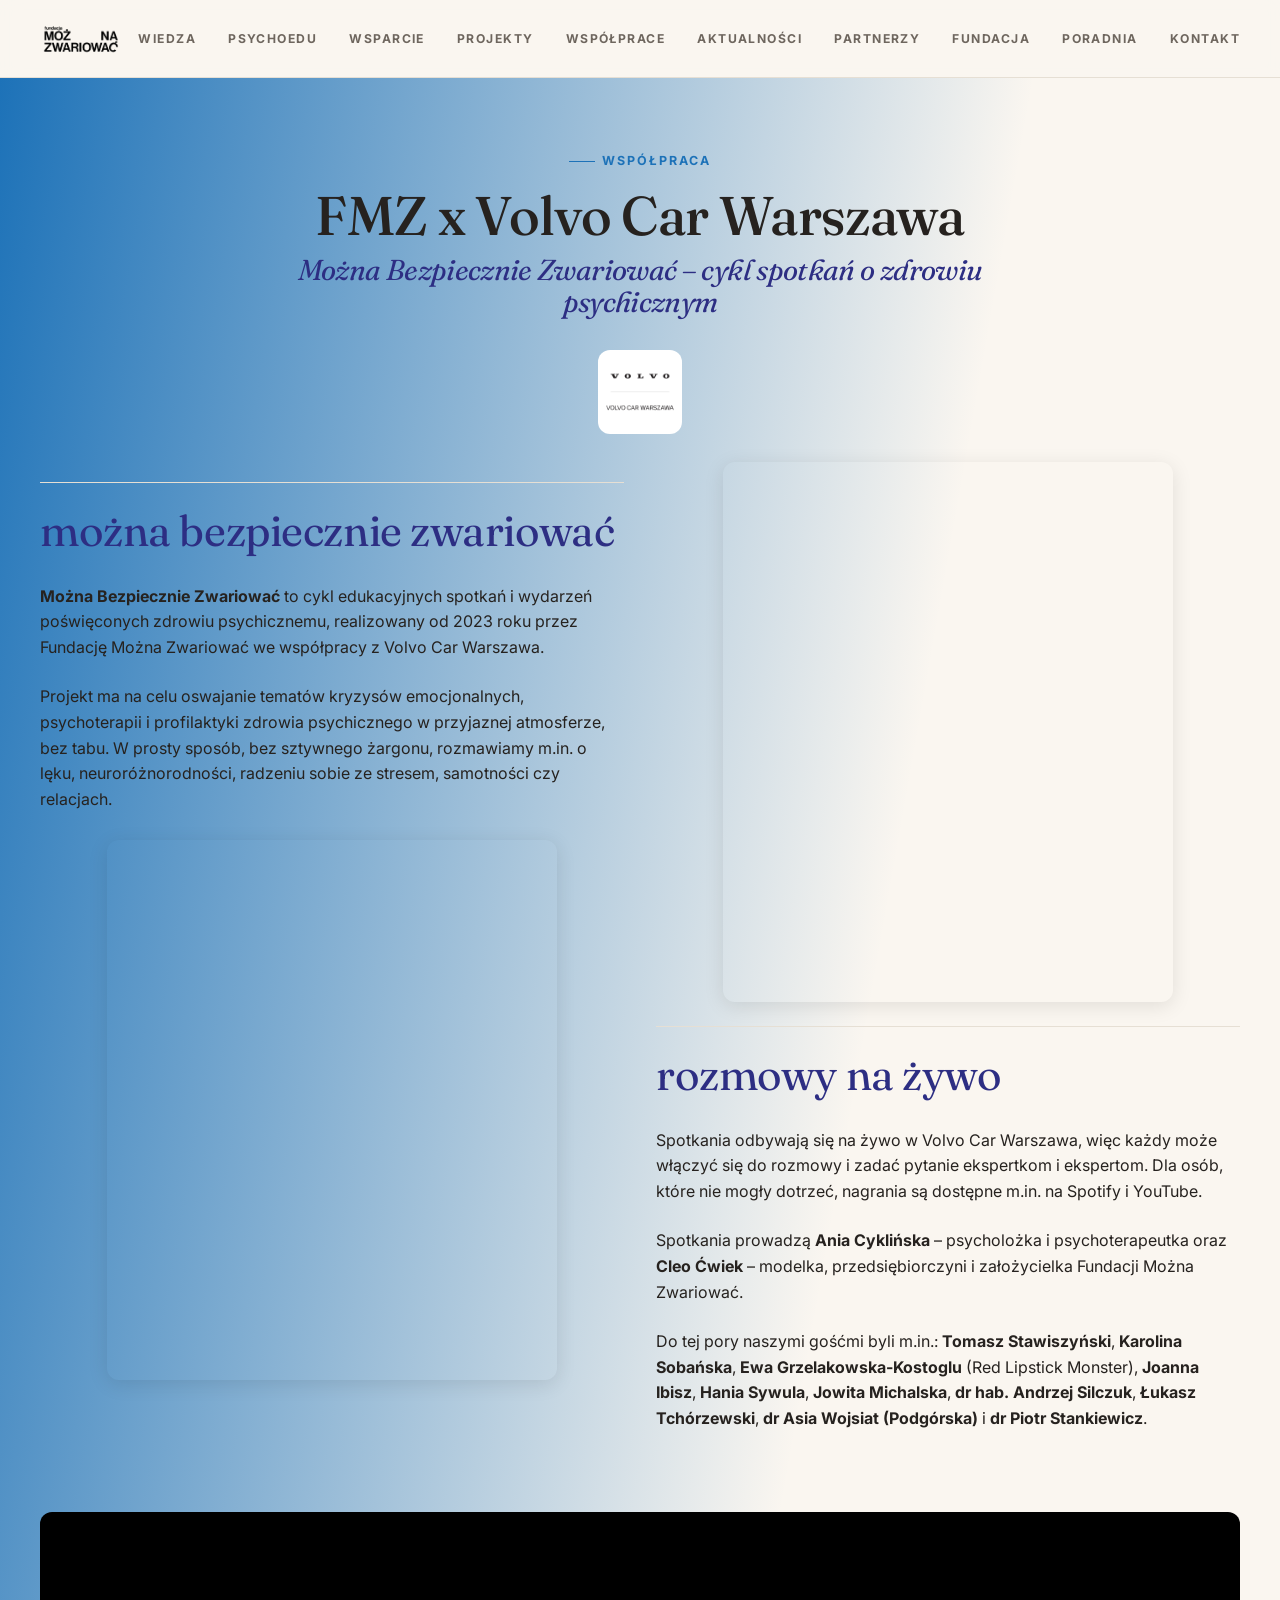
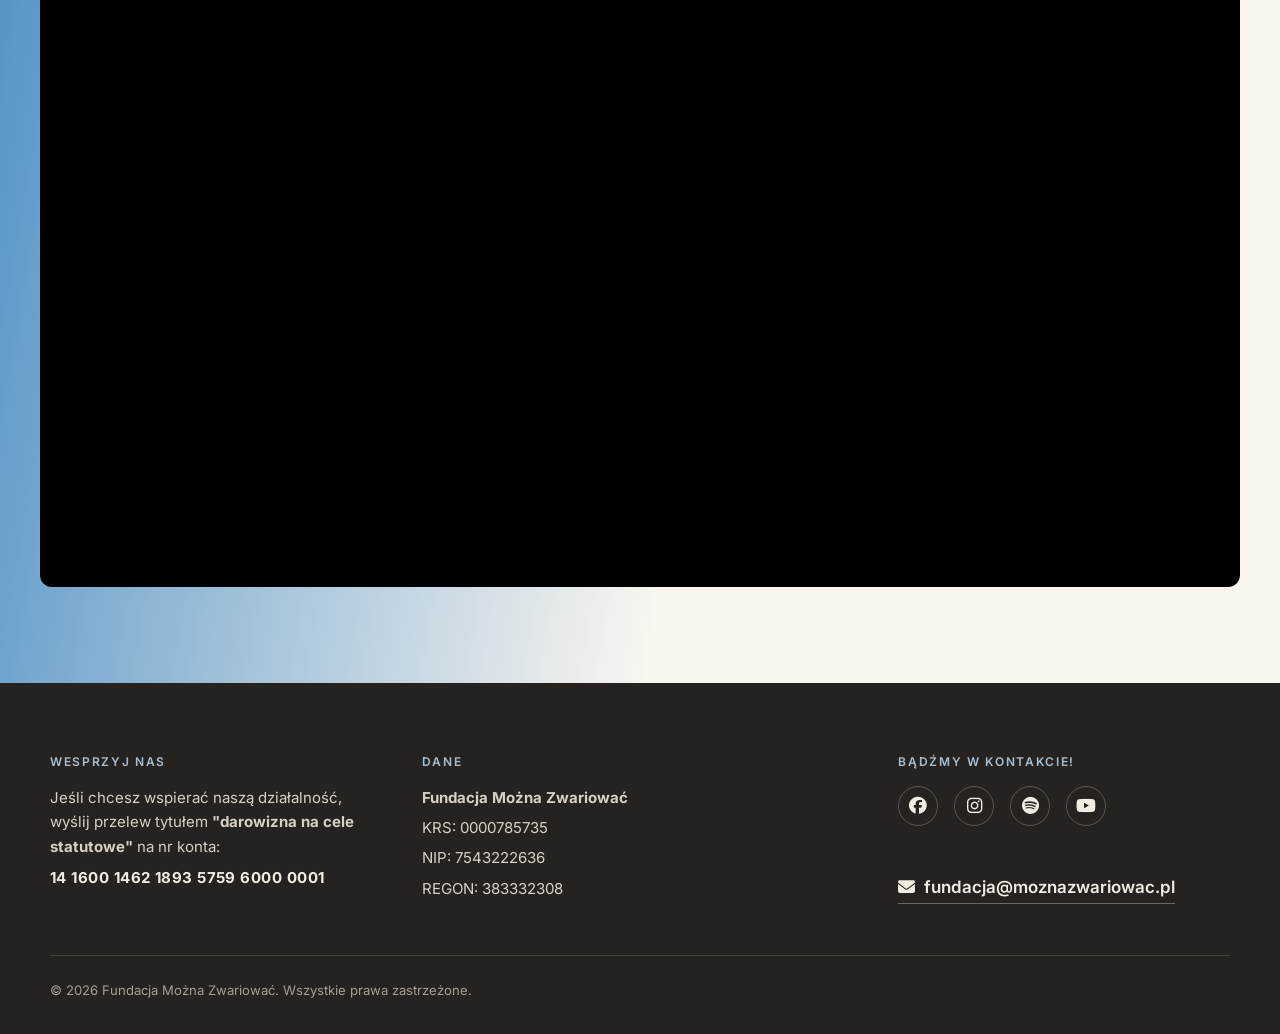
<file: volvo.html>
<!DOCTYPE html>
<html lang="pl">
  <head>
    <meta charset="UTF-8" />
    <meta name="viewport" content="width=device-width, initial-scale=1.0" />
    <title>FMZ x Volvo Car Warszawa - Fundacja Można Zwariować</title>
    <meta name="description" content="FMZ x Volvo Car Warszawa – Można Bezpiecznie Zwariować: cykl spotkań na żywo o zdrowiu psychicznym." />
    <meta property="og:type" content="website" />
    <meta property="og:site_name" content="Fundacja Można Zwariować" />
    <meta property="og:locale" content="pl_PL" />
    <meta property="og:title" content="FMZ x Volvo Car Warszawa - Fundacja Można Zwariować" />
    <meta property="og:description" content="FMZ x Volvo Car Warszawa – Można Bezpiecznie Zwariować: cykl spotkań na żywo o zdrowiu psychicznym." />
    <meta property="og:url" content="https://moznazwariowac.pl/volvo.html" />
    <meta property="og:image" content="https://moznazwariowac.pl/images/og-image.jpg" />
    <meta property="og:image:width" content="1200" />
    <meta property="og:image:height" content="630" />
    <meta name="twitter:card" content="summary_large_image" />
    <link rel="stylesheet" href="style.css?v=38" />
    <link rel="icon" type="image/png" href="images/favicon.png" />
    <link
      rel="stylesheet"
      href="https://cdnjs.cloudflare.com/ajax/libs/font-awesome/6.5.0/css/all.min.css"
    />
    <link rel="preconnect" href="https://fonts.googleapis.com" />
    <link rel="preconnect" href="https://fonts.gstatic.com" crossorigin />
    <link
      href="https://fonts.googleapis.com/css2?family=Fraunces:ital,opsz,wght@0,9..144,400;0,9..144,500;0,9..144,600;1,9..144,400&family=Inter:wght@400;500;600;700;800&display=swap"
      rel="stylesheet"
    />
  </head>
  <body>
    <header>
      <a href="index.html">
        <img
          src="images/logo-black.png"
          alt="Fundacja Można Zwariować"
          class="logo"
        />
      </a>

      <nav class="desktop-nav">
        <a href="wiedza.html">WIEDZA</a>
        <a href="index.html#psychoedu">PSYCHOEDU</a>
        <a href="index.html#wsparcie">WSPARCIE</a>
        <a href="index.html#projekty">PROJEKTY</a>
        <a href="index.html#wspolprace">WSPÓŁPRACE</a>
        <a href="index.html#aktualnosci">AKTUALNOŚCI</a>
        <a href="index.html#partnerzy">PARTNERZY</a>
        <a href="fundacja.html">FUNDACJA</a>
        <a href="https://poradniamoznazwariowac.pl/" target="_blank">PORADNIA</a>
        <a href="#kontakt">KONTAKT</a>
      </nav>

      <button class="menu-toggle" onclick="toggleMenu()">☰</button>
    </header>

    <nav class="menu" id="mobileMenu">
      <button class="menu-close" onclick="toggleMenu()" aria-label="Zamknij menu">✕</button>
      <a href="wiedza.html">Wiedza</a>
      <a href="index.html#psychoedu">Psychoedu</a>
      <a href="index.html#wsparcie">Wsparcie</a>
      <a href="index.html#projekty">Projekty</a>
      <a href="index.html#wspolprace">Współprace</a>
      <a href="index.html#aktualnosci">Aktualności</a>
      <a href="index.html#partnerzy">Partnerzy</a>
      <a href="fundacja.html">Fundacja</a>
      <a href="https://poradniamoznazwariowac.pl/" target="_blank">Poradnia</a>
      <a href="#kontakt">Kontakt</a>
    </nav>

    <main class="container">
      <div class="gradient-zone gradient-zone-blue">
      <section class="offternoon-hero magnum-hero volvo-hero">
        <p class="eyebrow" style="justify-content:center;">Współpraca</p>
        <h1 class="magnum-title">
          <span class="kampania-claim">FMZ x Volvo Car Warszawa</span>
          <span class="kampania-subclaim">Można Bezpiecznie Zwariować – cykl spotkań o zdrowiu psychicznym</span>
        </h1>

        <div class="magnum-logos">
          <img src="images/partnerzy/1.png?v=2" alt="Volvo Car Warszawa" />
        </div>

        <div class="offternoon-content">
          <div class="offternoon-left">
            <div class="offternoon-description m-order-1">
              <h3 class="offternoon-section-title">Można Bezpiecznie Zwariować</h3>
              <p>
                <b>Można Bezpiecznie Zwariować</b> to cykl edukacyjnych spotkań
                i wydarzeń poświęconych zdrowiu psychicznemu, realizowany
                od 2023 roku przez Fundację Można Zwariować we współpracy
                z Volvo Car Warszawa.
              </p>
              <p>
                Projekt ma na celu oswajanie tematów kryzysów emocjonalnych,
                psychoterapii i profilaktyki zdrowia psychicznego w przyjaznej
                atmosferze, bez tabu. W prosty sposób, bez sztywnego żargonu,
                rozmawiamy m.in. o lęku, neuroróżnorodności, radzeniu sobie ze
                stresem, samotności czy relacjach.
              </p>
            </div>
            <div class="offternoon-instagram m-order-5">
              <iframe
                src="https://www.instagram.com/p/DVdBi4ziP4E/embed/"
                width="320"
                height="540"
                frameborder="0"
                scrolling="no"
                allowtransparency="true"
                class="instagram-embed magnum-embed"
              ></iframe>
            </div>
          </div>
          <div class="offternoon-right">
            <div class="offternoon-instagram m-order-2">
              <iframe
                src="https://www.instagram.com/reel/DY1qH5zoFgv/embed/"
                width="320"
                height="540"
                frameborder="0"
                scrolling="no"
                allowtransparency="true"
                class="instagram-embed magnum-embed"
              ></iframe>
            </div>
            <div class="offternoon-description m-order-3">
              <h3 class="offternoon-section-title">Rozmowy na żywo</h3>
              <p>
                Spotkania odbywają się na żywo w Volvo Car Warszawa, więc
                każdy może włączyć się do rozmowy i zadać pytanie ekspertkom
                i ekspertom. Dla osób, które nie mogły dotrzeć, nagrania są
                dostępne m.in. na Spotify i YouTube.
              </p>
              <p>
                Spotkania prowadzą <b>Ania Cyklińska</b> – psycholożka
                i psychoterapeutka oraz <b>Cleo Ćwiek</b> – modelka,
                przedsiębiorczyni i założycielka Fundacji Można Zwariować.
              </p>
              <p>
                Do tej pory naszymi gośćmi byli m.in.: <b>Tomasz
                Stawiszyński</b>, <b>Karolina Sobańska</b>, <b>Ewa
                Grzelakowska-Kostoglu</b> (Red Lipstick Monster),
                <b>Joanna Ibisz</b>, <b>Hania Sywula</b>, <b>Jowita
                Michalska</b>, <b>dr hab. Andrzej Silczuk</b>, <b>Łukasz
                Tchórzewski</b>, <b>dr Asia Wojsiat (Podgórska)</b> i
                <b>dr Piotr Stankiewicz</b>.
              </p>
            </div>
          </div>
        </div>

        <div class="volvo-playlist">
          <iframe
            src="https://www.youtube.com/embed/videoseries?list=PLBteJ3U7h73hZtlzuZsv6j7et6Zsggp8e"
            title="Można Bezpiecznie Zwariować – nagrania spotkań"
            loading="lazy"
            allow="accelerometer; clipboard-write; encrypted-media; gyroscope; picture-in-picture"
            allowfullscreen
          ></iframe>
        </div>
      </section>
      </div>
    </main>

    <footer class="footer" id="kontakt">
      <div class="footer-content">
        <div class="footer-section">
          <h3>WESPRZYJ NAS</h3>
          <div class="donation-info">
            <p>
              Jeśli chcesz wspierać naszą działalność, wyślij przelew tytułem
              <strong>"darowizna na cele statutowe"</strong> na nr konta:
            </p>
            <p class="bank-account">
              <strong>14 1600 1462 1893 5759 6000 0001</strong>
            </p>
          </div>
        </div>

        <div class="footer-section">
          <h3>DANE</h3>
          <div class="contact-info">
            <p><strong>Fundacja Można Zwariować</strong></p>
            <p>KRS: 0000785735</p>
            <p>NIP: 7543222636</p>
            <p>REGON: 383332308</p>
          </div>
        </div>

        <div class="footer-section">
          <h3>BĄDŹMY W KONTAKCIE!</h3>
          <div class="footer-social-icons">
            <a
              href="https://www.facebook.com/fundacjamoznazwariowac/"
              target="_blank"
            >
              <i class="fab fa-facebook"></i>
            </a>
            <a href="https://www.instagram.com/moznazwariowac/" target="_blank">
              <i class="fab fa-instagram"></i>
            </a>
            <a
              href="https://open.spotify.com/show/7yq7L2H5VwxzbtKMXawCY4"
              target="_blank"
            >
              <i class="fab fa-spotify"></i>
            </a>
            <a href="https://www.youtube.com/@moznazwariowac" target="_blank">
              <i class="fab fa-youtube"></i>
            </a>
          </div>
          <br />
          <a href="mailto:fundacja@moznazwariowac.pl" class="email-link">
            <i class="fas fa-envelope"></i> fundacja@moznazwariowac.pl
          </a>
        </div>
      </div>
      <div class="footer-bottom">
        <p>
          &copy; 2026 Fundacja Można Zwariować. Wszystkie prawa zastrzeżone.
        </p>
      </div>
    </footer>

    <script src="script.js?v=3"></script>
  </body>
</html>
</file>
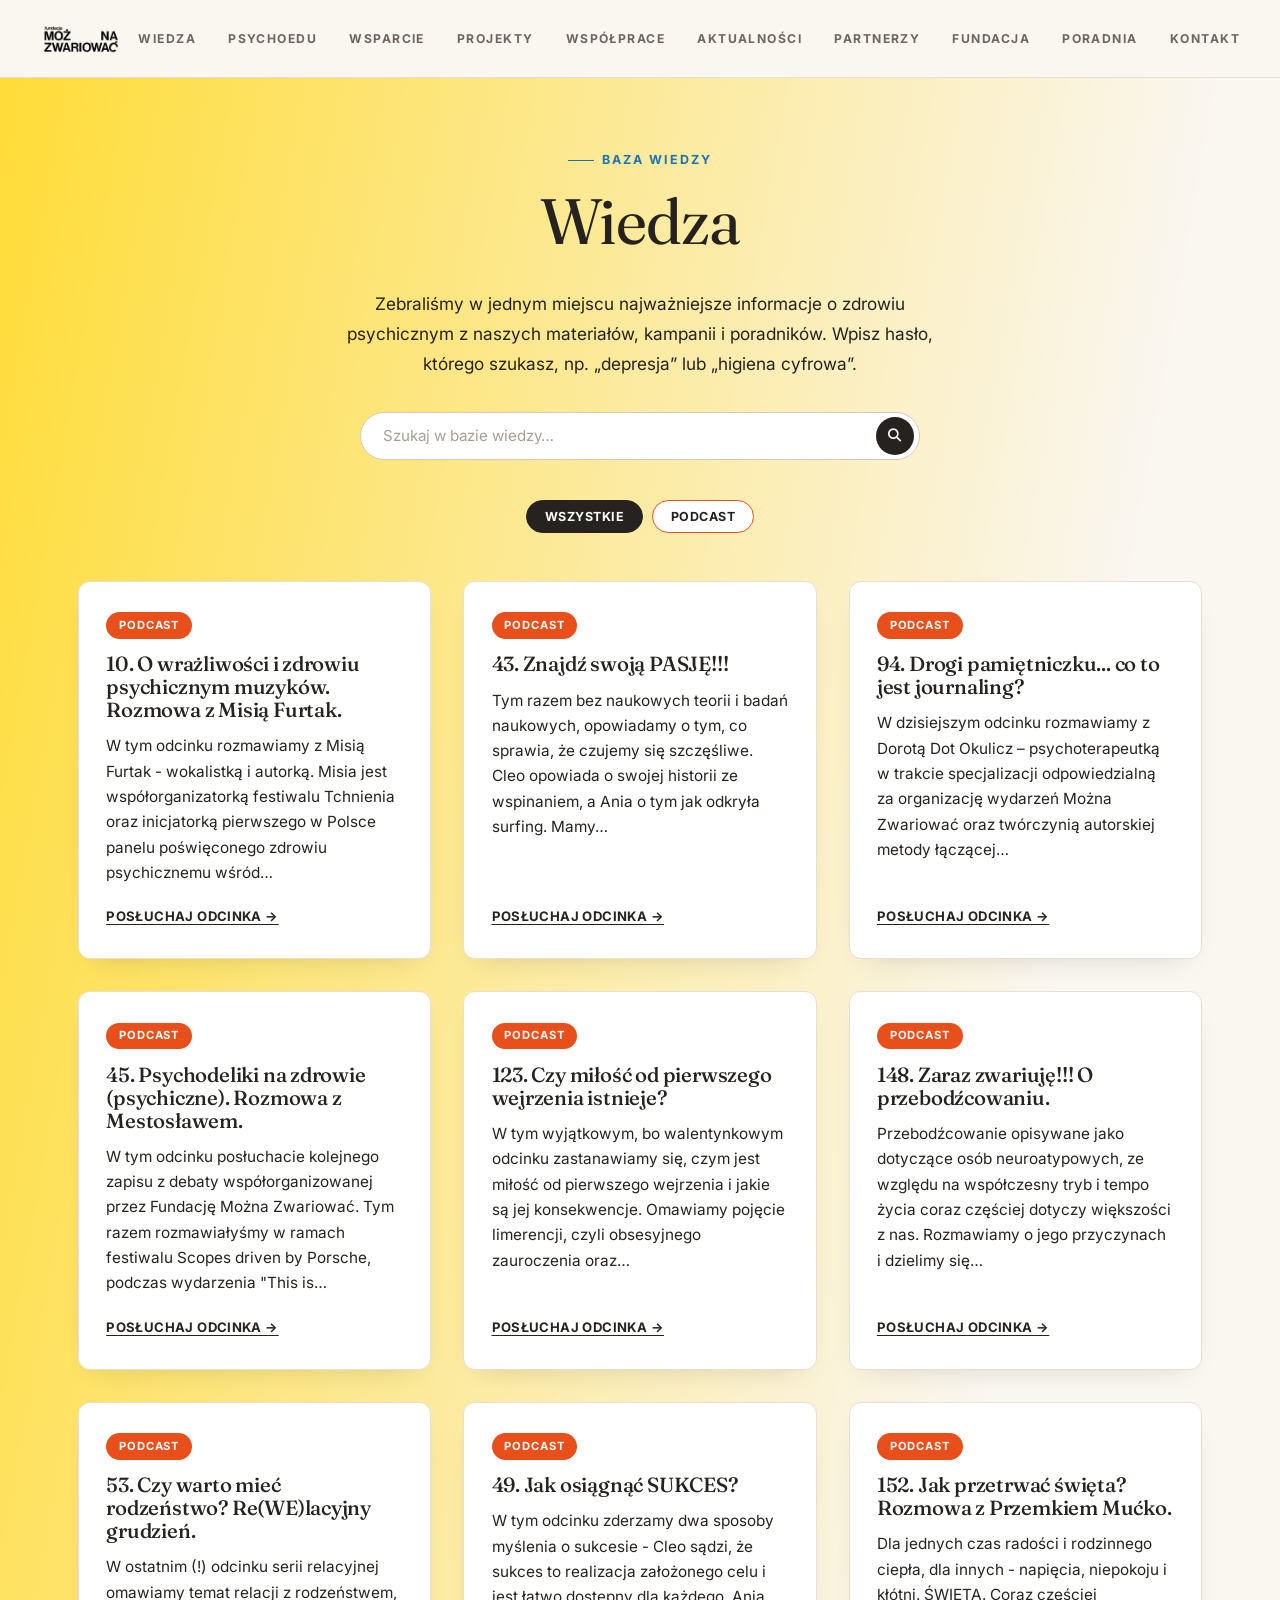
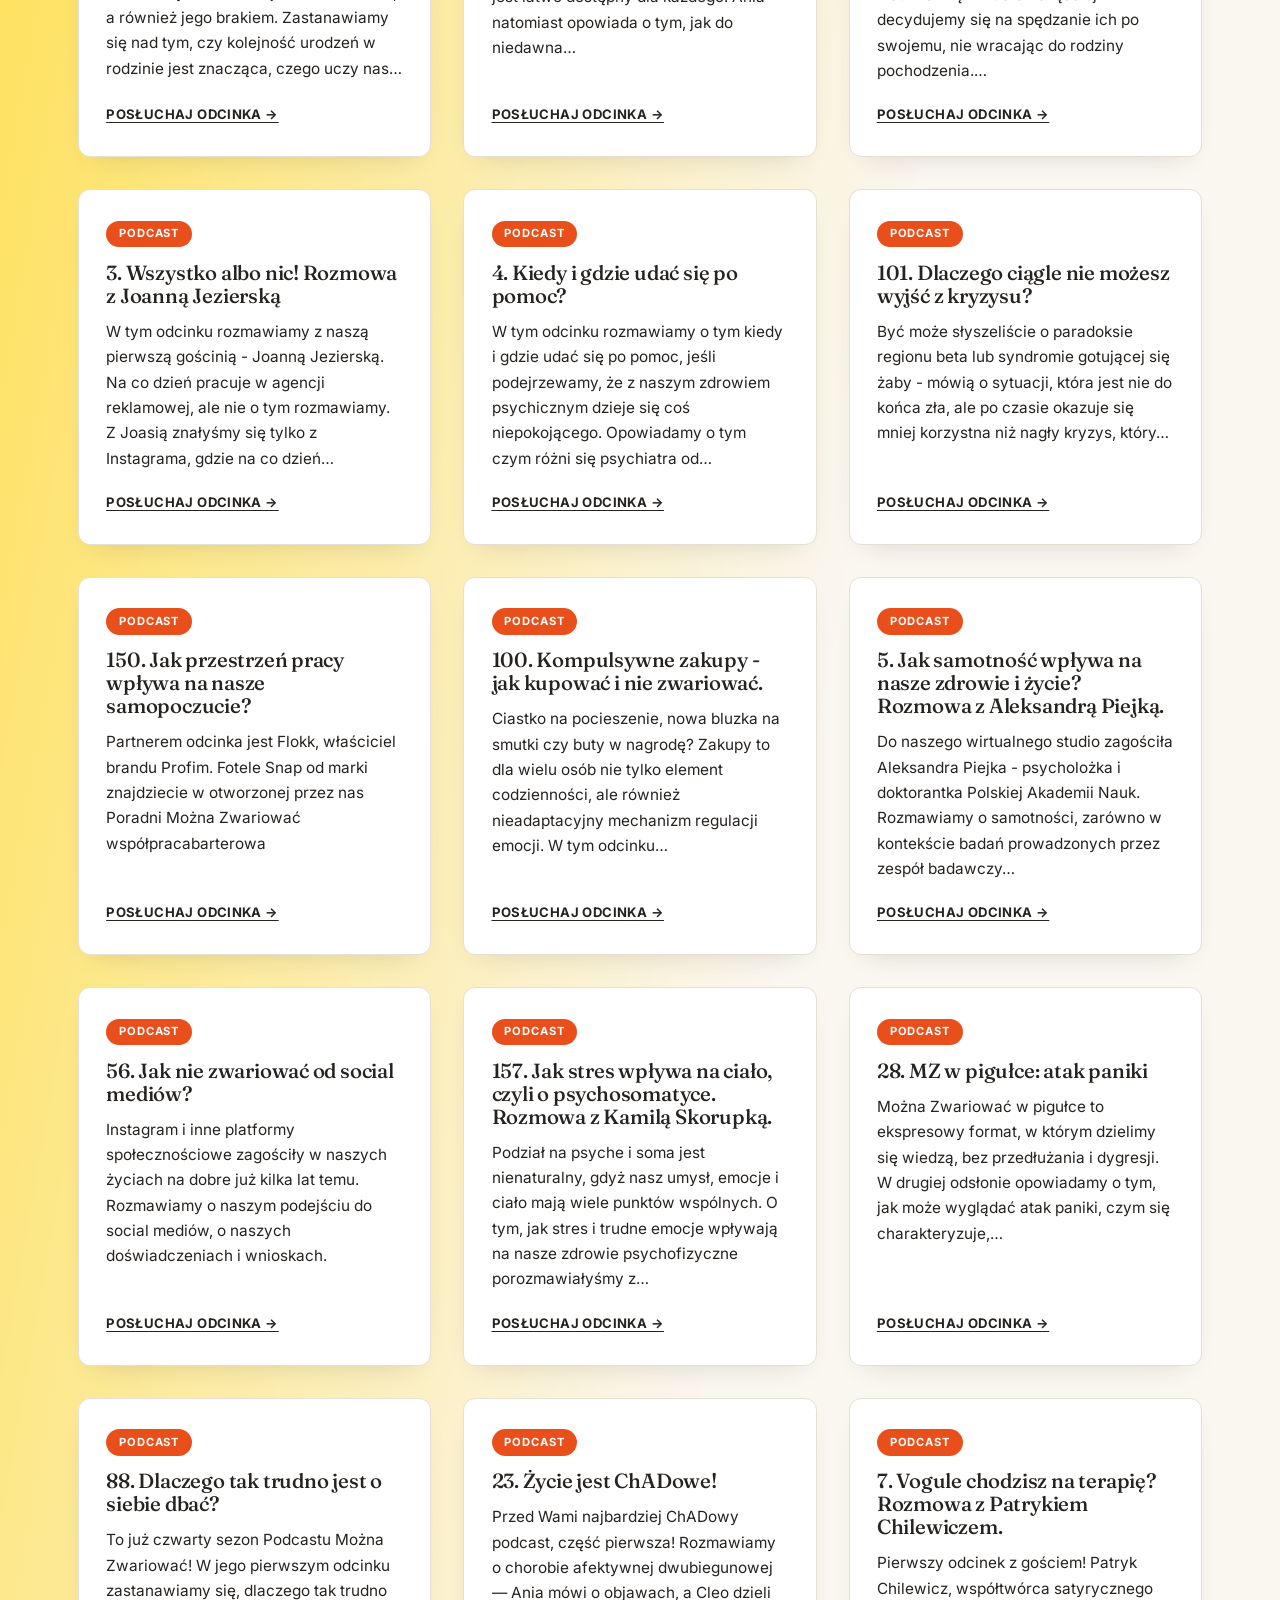
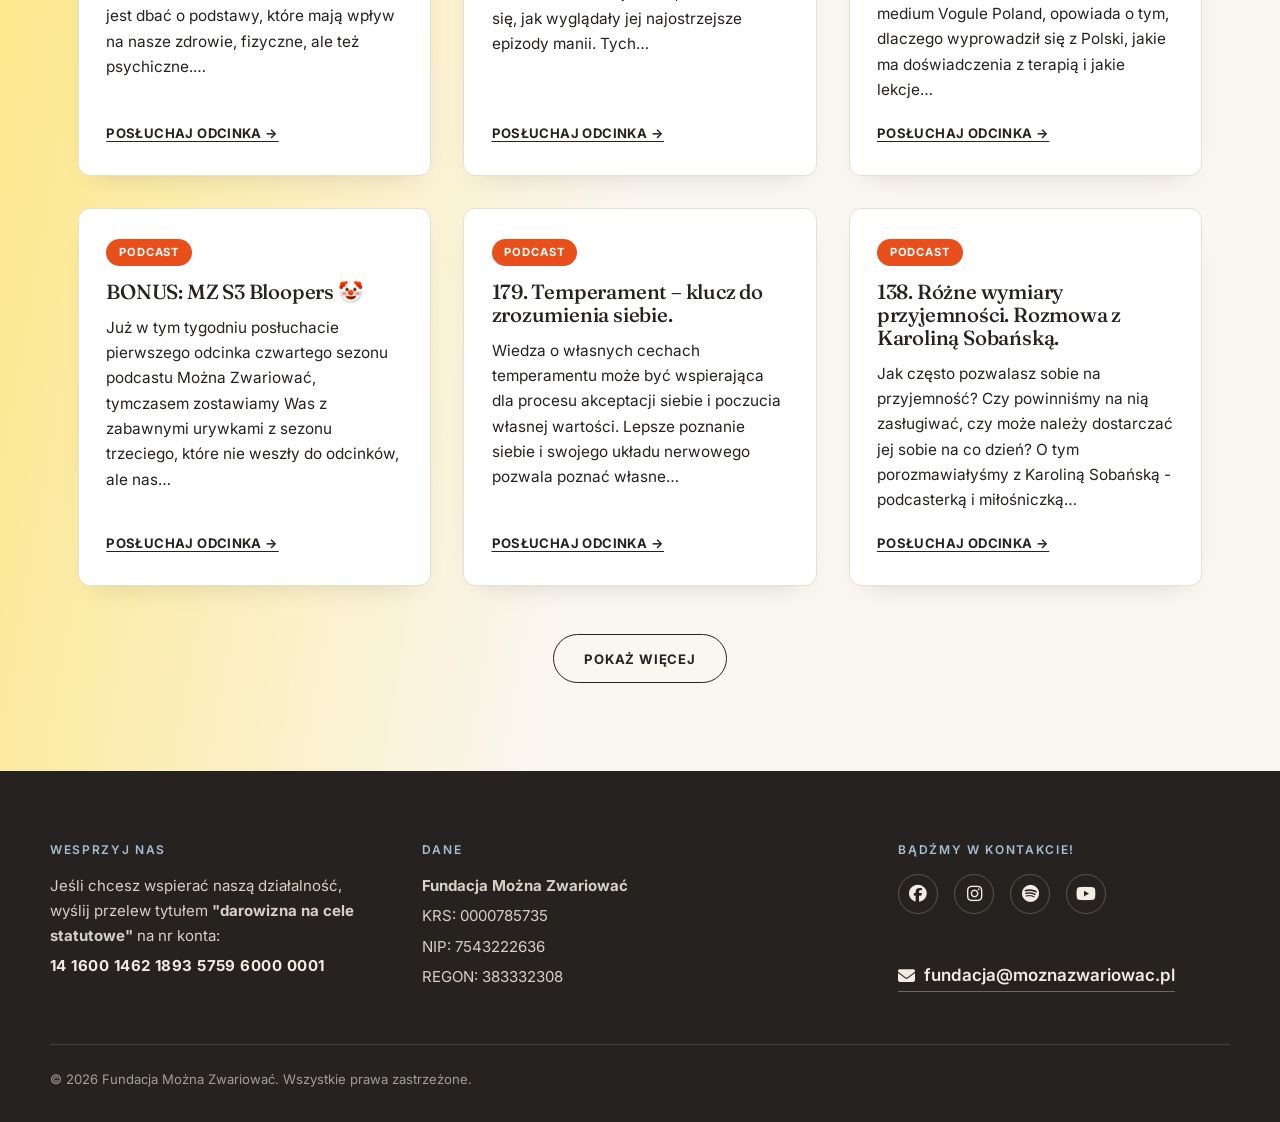
<file: wiedza.html>
<!DOCTYPE html>
<html lang="pl">
  <head>
    <meta charset="UTF-8" />
    <meta name="viewport" content="width=device-width, initial-scale=1.0" />
    <title>Wiedza - Fundacja Można Zwariować</title>
    <meta name="description" content="Artykuły i odcinki podcastu o zdrowiu psychicznym: depresja, lęk, relacje, emocje, terapia i wiele więcej. Przystępna psychoedukacja Fundacji Można Zwariować." />
    <meta property="og:type" content="website" />
    <meta property="og:site_name" content="Fundacja Można Zwariować" />
    <meta property="og:locale" content="pl_PL" />
    <meta property="og:title" content="Wiedza - Fundacja Można Zwariować" />
    <meta property="og:description" content="Artykuły i odcinki podcastu o zdrowiu psychicznym: depresja, lęk, relacje, emocje, terapia i wiele więcej. Przystępna psychoedukacja Fundacji Można Zwariować." />
    <meta property="og:url" content="https://moznazwariowac.pl/wiedza.html" />
    <meta property="og:image" content="https://moznazwariowac.pl/images/og-image.jpg" />
    <meta property="og:image:width" content="1200" />
    <meta property="og:image:height" content="630" />
    <meta name="twitter:card" content="summary_large_image" />
    <link rel="stylesheet" href="style.css?v=38" />
    <link rel="icon" type="image/png" href="images/favicon.png" />
    <link
      rel="stylesheet"
      href="https://cdnjs.cloudflare.com/ajax/libs/font-awesome/6.5.0/css/all.min.css"
    />
    <link rel="preconnect" href="https://fonts.googleapis.com" />
    <link rel="preconnect" href="https://fonts.gstatic.com" crossorigin />
    <link
      href="https://fonts.googleapis.com/css2?family=Fraunces:ital,opsz,wght@0,9..144,400;0,9..144,500;0,9..144,600;1,9..144,400&family=Inter:wght@400;500;600;700;800&display=swap"
      rel="stylesheet"
    />
  </head>
  <body>
    <header>
      <a href="index.html">
        <img
          src="images/logo-black.png"
          alt="Fundacja Można Zwariować"
          class="logo"
        />
      </a>

      <nav class="desktop-nav">
        <a href="#">WIEDZA</a>
        <a href="index.html#psychoedu">PSYCHOEDU</a>
        <a href="index.html#wsparcie">WSPARCIE</a>
        <a href="index.html#projekty">PROJEKTY</a>
        <a href="index.html#wspolprace">WSPÓŁPRACE</a>
        <a href="index.html#aktualnosci">AKTUALNOŚCI</a>
        <a href="index.html#partnerzy">PARTNERZY</a>
        <a href="fundacja.html">FUNDACJA</a>
        <a href="https://poradniamoznazwariowac.pl/" target="_blank">PORADNIA</a>
        <a href="index.html#kontakt">KONTAKT</a>
      </nav>

      <button class="menu-toggle" onclick="toggleMenu()">☰</button>
    </header>

    <nav class="menu" id="mobileMenu">
      <button class="menu-close" onclick="toggleMenu()" aria-label="Zamknij menu">✕</button>
      <a href="#">Wiedza</a>
      <a href="index.html#psychoedu">Psychoedu</a>
      <a href="index.html#wsparcie">Wsparcie</a>
      <a href="index.html#projekty">Projekty</a>
      <a href="index.html#wspolprace">Współprace</a>
      <a href="index.html#aktualnosci">Aktualności</a>
      <a href="index.html#partnerzy">Partnerzy</a>
      <a href="fundacja.html">Fundacja</a>
      <a href="https://poradniamoznazwariowac.pl/" target="_blank">Poradnia</a>
      <a href="index.html#kontakt">Kontakt</a>
    </nav>

    <main class="container">
      <div class="gradient-zone">
      <section class="wiedza-hero">
        <p class="eyebrow">Baza wiedzy</p>
        <h1>Wiedza</h1>
        <p class="wiedza-hero-subtitle">
          Zebraliśmy w jednym miejscu najważniejsze informacje o zdrowiu
          psychicznym z naszych materiałów, kampanii i poradników. Wpisz
          hasło, którego szukasz, np. „depresja” lub „higiena cyfrowa”.
        </p>
        <div class="wiedza-search-wrapper hero-search-wrapper">
          <form class="hero-search" id="wiedzaSearchForm" role="search" autocomplete="off">
            <input
              type="text"
              id="wiedzaSearchInput"
              placeholder="Szukaj w bazie wiedzy…"
              aria-label="Szukaj w bazie wiedzy"
            />
            <button type="submit" class="hero-search-submit" aria-label="Szukaj">
              <i class="fas fa-search"></i>
            </button>
          </form>
          <div class="search-suggestions" id="wiedzaSearchSuggestions"></div>
        </div>
      </section>

      <div class="wiedza-tags" id="wiedzaTags"></div>

      <section class="wiedza-grid-section" id="wiedzaGridSection">
        <div class="wiedza-grid" id="wiedzaGrid"></div>
      </section>

      <section class="wiedza-post-section" id="wiedzaPostSection" style="display: none"></section>
      </div>
    </main>

    <footer class="footer" id="kontakt">
      <div class="footer-content">
        <div class="footer-section">
          <h3>WESPRZYJ NAS</h3>
          <div class="donation-info">
            <p>
              Jeśli chcesz wspierać naszą działalność, wyślij przelew tytułem
              <strong>"darowizna na cele statutowe"</strong> na nr konta:
            </p>
            <p class="bank-account">
              <strong>14 1600 1462 1893 5759 6000 0001</strong>
            </p>
          </div>
        </div>

        <div class="footer-section">
          <h3>DANE</h3>
          <div class="contact-info">
            <p><strong>Fundacja Można Zwariować</strong></p>
            <p>KRS: 0000785735</p>
            <p>NIP: 7543222636</p>
            <p>REGON: 383332308</p>
          </div>
        </div>

        <div class="footer-section">
          <h3>BĄDŹMY W KONTAKCIE!</h3>
          <div class="footer-social-icons">
            <a
              href="https://www.facebook.com/fundacjamoznazwariowac/"
              target="_blank"
            >
              <i class="fab fa-facebook"></i>
            </a>
            <a href="https://www.instagram.com/moznazwariowac/" target="_blank">
              <i class="fab fa-instagram"></i>
            </a>
            <a
              href="https://open.spotify.com/show/7yq7L2H5VwxzbtKMXawCY4"
              target="_blank"
            >
              <i class="fab fa-spotify"></i>
            </a>
            <a href="https://www.youtube.com/@moznazwariowac" target="_blank">
              <i class="fab fa-youtube"></i>
            </a>
          </div>
          <br />
          <a href="mailto:fundacja@moznazwariowac.pl" class="email-link">
            <i class="fas fa-envelope"></i> fundacja@moznazwariowac.pl
          </a>
        </div>
      </div>
      <div class="footer-bottom">
        <p>
          &copy; 2026 Fundacja Można Zwariować. Wszystkie prawa zastrzeżone.
        </p>
      </div>
    </footer>

    <script src="contentful-config.js?v=2"></script>
    <script src="posts-data.js?v=6"></script>
    <script src="script.js?v=3"></script>
    <script src="wiedza.js?v=9"></script>
  </body>
</html>
</file>
<file: style.css>
/* =========================================================
   Fundacja Można Zwariować — design system
   Inspired by the Studio Malinowski brochure redesign:
   editorial serif headings, warm paper background, thin
   rules, small-caps labels, and a soft gradient-wash accent
   that shifts per topic (blush pink / sky blue / sage green).
   ========================================================= */

/* ---------- Tokens ---------- */
:root {
  /* neutrals */
  --cream: #faf6f0;
  --paper: #ffffff;
  --ink: #26221f;
  --ink-soft: #6e665e;
  --ink-faint: #a89e93;
  --line: #e6dfd4;
  --line-strong: #d5cbbc;

  /* accents — updated brand palette (Sept 2026) */
  --pink-700: #c15492;
  --pink-500: #e9bbd59c;
  --pink-500-solid: #e9bbd5;
  --pink-300: #efe6eb;
  --pink-100: #f9f8f9;

  --blue-700: #174b75;
  --blue-500-solid: #1d72b8;
  --blue-300: #a6bed2;
  --blue-100: #e7ebee;

  --green-700: #065925;
  --green-500-solid: #038d36;
  --green-300: #89d0a3;
  --green-100: #e0ebe4;

  /* new brand hues — not yet wired to a page theme */
  --red-700: #973615;
  --red-500-solid: #e94f1b;
  --red-300: #dcbcb2;
  --red-100: #f1ecea;

  --navy-700: #202154;
  --navy-500-solid: #2d2e83;
  --navy-300: #a3a4c4;
  --navy-100: #e5e5ea;

  --yellow: #ffdc38;

  /* the "active" accent — overridden per page via body classes */
  --accent-700: var(--blue-700);
  --accent-500: var(--blue-500-solid);
  --accent-300: var(--blue-300);
  --accent-100: var(--blue-100);

  --font-serif: "Fraunces", "Iowan Old Style", Georgia, serif;
  --font-sans: "Inter", -apple-system, BlinkMacSystemFont, "Segoe UI", sans-serif;

  --container: 1180px;
  --radius: 20px;
  --radius-sm: 12px;

  --shadow-soft: 0 18px 40px -22px rgba(38, 34, 31, 0.28);
  --shadow-card: 0 12px 28px -18px rgba(38, 34, 31, 0.22);
}

body.accent-blue {
  --accent-700: var(--blue-700);
  --accent-500: var(--blue-500-solid);
  --accent-300: var(--blue-300);
  --accent-100: var(--blue-100);
}

body.accent-green {
  --accent-700: var(--green-700);
  --accent-500: var(--green-500-solid);
  --accent-300: var(--green-300);
  --accent-100: var(--green-100);
}

/* ---------- Reset ---------- */
* {
  box-sizing: border-box;
}

html {
  scroll-behavior: smooth;
}

body {
  margin: 0;
  overflow-x: hidden;
  font-family: var(--font-sans);
  background-color: var(--cream);
  color: var(--ink);
  -webkit-font-smoothing: antialiased;
  font-size: 17px;
  line-height: 1.65;
}

img {
  max-width: 100%;
  display: block;
}

a {
  color: inherit;
  text-decoration: none;
}

ul {
  margin: 0;
  padding: 0;
  list-style: none;
}

h1, h2, h3, h4 {
  font-family: var(--font-serif);
  font-weight: 500;
  line-height: 1.12;
  letter-spacing: -0.01em;
  margin: 0 0 0.5em;
  color: var(--ink);
}

h1 { font-size: clamp(2.4rem, 5vw, 4rem); font-weight: 400; }
h2 { font-size: clamp(1.9rem, 3.4vw, 2.7rem); }
h3 { font-size: 1.25rem; font-weight: 600; font-family: var(--font-sans); }
h4 { font-size: 1.05rem; font-weight: 600; font-family: var(--font-sans); }

p { margin: 0 0 1em; color: var(--ink); }

b, strong { font-weight: 700; color: var(--ink); }

/* Menu links jump to a section: stop below the sticky header so the
   eyebrow and section title are fully visible */
html {
  scroll-padding-top: 5.5rem;
}

/* ---------- Layout ---------- */
.container {
  max-width: var(--container);
  margin: 0 auto;
  padding: 0 1.75rem;
}

section {
  padding: 5.5rem 1.75rem;
}

@media (max-width: 720px) {
  section { padding: 3.25rem 1.25rem; }
}

/* psychoedu and szukasz wsparcia sit back-to-back with no heading gap
   between them, so their combined padding otherwise doubles up — trim it
   to match the tighter spacing used elsewhere between sections */
#psychoedu-materialy {
  padding-bottom: 2.75rem;
}

#wsparcie-sekcja {
  padding-top: 2.75rem;
}

@media (max-width: 720px) {
  #psychoedu-materialy { padding-bottom: 1.5rem; }
  #wsparcie-sekcja { padding-top: 1.5rem; }
}

.eyebrow {
  display: inline-flex;
  align-items: center;
  gap: 0.6em;
  font-family: var(--font-sans);
  font-size: 0.78rem;
  font-weight: 700;
  letter-spacing: 0.16em;
  text-transform: uppercase;
  color: var(--accent-500);
  margin-bottom: 0.9rem;
}

.eyebrow::before {
  content: "";
  width: 26px;
  height: 1px;
  background: var(--accent-500);
}

/* Every section heading on the home page lines up with the
   "wspierają nas" heading, which sits inside the padded partners box.
   .section-heading lives outside a <section>, so it adds the section
   gutter itself (1.75rem, 1.25rem on phones) on top of that inset. */
.section-heading {
  max-width: calc(var(--container) + 3.5rem);
  margin: 0 auto 3rem;
  padding: 0 1.75rem 0 calc(1.75rem + 2.75rem);
  text-align: left;
}

.trusted-heading,
.instagram-heading {
  padding-left: 2.75rem;
}

@media (max-width: 720px) {
  .section-heading { padding-left: calc(1.25rem + 2.75rem); }
}

/* a heading that follows a list instead of a <section> gets the same space
   above it as every other section (see section padding) */
.projects-list + .section-heading {
  margin-top: 5.5rem;
}

@media (max-width: 720px) {
  .projects-list + .section-heading { margin-top: 3.25rem; }
}

.section-heading h2 {
  text-transform: lowercase;
  font-variant-caps: normal;
}

/* thin rule divider, echoes the brochure's horizontal rules */
.rule {
  border: none;
  border-top: 1px solid var(--line);
  margin: 2rem 0;
}

/* soft gradient wash — the brochure cover treatment, translated to web */
.accent-wash {
  position: absolute;
  inset: 0;
  z-index: -1;
  background: linear-gradient(
    100deg,
    var(--accent-300) 0%,
    var(--accent-100) 32%,
    transparent 62%
  );
  opacity: 0.9;
}

/* ---------- Buttons ---------- */
.cta-button,
.kampania-pdf-link,
.quiz-submit {
  display: inline-flex;
  align-items: center;
  gap: 0.5em;
  font-family: var(--font-sans);
  font-size: 0.82rem;
  font-weight: 700;
  letter-spacing: 0.06em;
  text-transform: uppercase;
  padding: 0.95rem 1.9rem;
  border-radius: 999px;
  border: 1.5px solid var(--ink);
  background: transparent;
  color: var(--ink);
  cursor: pointer;
  transition: all 0.25s ease;
}

.cta-button:hover,
.kampania-pdf-link:hover,
.quiz-submit:hover {
  background: var(--ink);
  color: var(--paper);
}

.cta-button-custom-pink {
  border-color: var(--accent-500);
  background: var(--accent-500);
  color: var(--paper);
}

.cta-button-custom-pink:hover {
  background: var(--accent-700);
  border-color: var(--accent-700);
  color: var(--paper);
}

.cta-button-green {
  border-color: var(--green-500-solid);
  background: var(--green-500-solid);
  color: var(--paper);
}

.cta-button-green:hover {
  background: var(--green-700);
  border-color: var(--green-700);
  color: var(--paper);
}

/* ---------- Header / Nav ---------- */
header {
  position: sticky;
  top: 0;
  z-index: 40;
  display: flex;
  align-items: center;
  justify-content: space-between;
  padding: 1.35rem 2.5rem;
  background: rgba(250, 246, 240, 0.86);
  backdrop-filter: blur(10px);
  border-bottom: 1px solid var(--line);
}

header .logo,
header a img.logo {
  height: 34px;
  width: auto;
}

.desktop-nav {
  display: flex;
  align-items: center;
  gap: 2rem;
}

.desktop-nav a {
  font-size: 0.76rem;
  font-weight: 700;
  letter-spacing: 0.12em;
  color: var(--ink-soft);
  transition: color 0.2s ease;
  position: relative;
}

.desktop-nav a:hover {
  color: var(--ink);
}

.desktop-nav a::after {
  content: "";
  position: absolute;
  left: 0;
  bottom: -6px;
  width: 0;
  height: 1px;
  background: var(--accent-500);
  transition: width 0.25s ease;
}

.desktop-nav a:hover::after {
  width: 100%;
}

.menu-toggle {
  display: none;
  background: none;
  border: 1px solid var(--line-strong);
  border-radius: 10px;
  font-size: 1.2rem;
  padding: 0.35rem 0.7rem;
  cursor: pointer;
  color: var(--ink);
}

.menu {
  display: none;
  flex-direction: column;
  position: fixed;
  top: 0;
  bottom: 0;
  right: -100%;
  width: min(50vw, 210px);
  overflow-y: auto;
  overscroll-behavior: contain;
  background: var(--paper);
  padding: calc(3.75rem + env(safe-area-inset-top)) 1rem
    calc(1.75rem + env(safe-area-inset-bottom));
  gap: 1rem;
  box-shadow: var(--shadow-soft);
  transition: right 0.3s ease;
  z-index: 50;
}

.menu.open {
  right: 0;
}

.menu-close {
  position: absolute;
  top: calc(1rem + env(safe-area-inset-top));
  right: 0.75rem;
  z-index: 1;
  width: 2.5rem;
  height: 2.5rem;
  background: var(--paper);
  border: 1px solid var(--line-strong);
  border-radius: 10px;
  font-size: 1.1rem;
  line-height: 1;
  color: var(--ink);
  cursor: pointer;
}

.menu a {
  flex-shrink: 0;
  font-family: var(--font-serif);
  font-size: 1.2rem;
  color: var(--ink);
  border-bottom: 1px solid var(--line);
  padding: 0.5rem 0;
  line-height: 1.2;
}

/* 10 menu items: tighter spacing on medium screens, the ☰ menu below 1140px */
@media (max-width: 1240px) {
  .desktop-nav { gap: 1.1rem; }
  .desktop-nav a { letter-spacing: 0.08em; }
}

@media (max-width: 1140px) {
  .desktop-nav { display: none; }
  .menu-toggle { display: block; }
  .menu { display: flex; }
}

@media (max-width: 900px) {
  header { padding: 1.1rem 1.25rem; }
  .desktop-nav { display: none; }
  .menu-toggle { display: block; }
  .menu { display: flex; }
}

/* ---------- Footer ---------- */
.footer {
  background: var(--ink);
  color: #f2ece3;
  padding: 4.5rem 1.75rem 2rem;
}

.footer-content {
  max-width: var(--container);
  margin: 0 auto;
  display: grid;
  grid-template-columns: 0.95fr 1.25fr 0.95fr;
  gap: 2.5rem;
}

.footer-section {
  min-width: 0;
}

/* strong/b default to --ink globally, which is the same as the
   footer's own background — without this override, bold text here
   (transfer title, bank account number) is invisible */
.footer strong,
.footer b {
  color: inherit;
}

.footer-section h3 {
  font-family: var(--font-sans);
  font-size: 0.75rem;
  letter-spacing: 0.14em;
  text-transform: uppercase;
  color: var(--accent-300);
  margin-bottom: 1.1rem;
}

.footer-section p {
  color: #d8d0c4;
  margin: 0 0 0.35rem;
  font-size: 0.94rem;
}

.bank-account {
  color: #f2ece3 !important;
  letter-spacing: 0.03em;
}

.email-link {
  display: inline-flex;
  align-items: center;
  gap: 0.5em;
  color: #f2ece3;
  font-weight: 600;
  border-bottom: 1px solid rgba(242, 236, 227, 0.35);
  padding-bottom: 2px;
  max-width: 100%;
  overflow-wrap: anywhere;
}

.footer-social-icons {
  display: flex;
  gap: 1rem;
  font-size: 1.1rem;
  margin-bottom: 1.2rem;
}

.footer-social-icons a {
  width: 40px;
  height: 40px;
  display: inline-flex;
  align-items: center;
  justify-content: center;
  border: 1px solid rgba(242, 236, 227, 0.25);
  border-radius: 50%;
  transition: background 0.2s ease, border-color 0.2s ease;
}

.footer-social-icons a:hover {
  background: var(--accent-500);
  border-color: var(--accent-500);
}

.footer-bottom {
  max-width: var(--container);
  margin: 3rem auto 0;
  padding-top: 1.5rem;
  border-top: 1px solid rgba(242, 236, 227, 0.15);
}

.footer-bottom p {
  color: #a89e93;
  font-size: 0.82rem;
  margin: 0;
}

@media (max-width: 720px) {
  .footer-content { grid-template-columns: 1fr; gap: 2.5rem; }
}

/* =========================================================
   HOMEPAGE
   ========================================================= */

/* Full-bleed gradient wrapper — breaks out of <main class="container">'s
   padding so the wash starts at the true left edge of the viewport, and
   wraps hero + the section right after it so the color runs further down
   the page instead of stopping abruptly at the hero's own bottom edge. */
.gradient-zone {
  width: 100vw;
  position: relative;
  left: 50%;
  right: 50%;
  margin-left: -50vw;
  margin-right: -50vw;
  background: linear-gradient(
    100deg,
    var(--yellow) 0%,
    rgba(255, 220, 56, 0.45) 34%,
    rgba(255, 220, 56, 0) 62%
  );
}

/* blue variant (trial on the Take care OFF page) */
.gradient-zone-blue {
  background: linear-gradient(
    100deg,
    var(--blue-500-solid) 0%,
    rgba(29, 114, 184, 0.45) 34%,
    rgba(29, 114, 184, 0) 62%
  );
}

/* pink variant (FMZ x Magnum) */
.gradient-zone-pink {
  background: linear-gradient(
    100deg,
    var(--pink-500-solid) 0%,
    rgba(233, 187, 213, 0.5) 34%,
    rgba(233, 187, 213, 0) 62%
  );
}

/* light yellow variant (OFFternoon, from the original site's #fff0c4) */
.gradient-zone-lightyellow {
  background: linear-gradient(
    100deg,
    #fff0c4 0%,
    rgba(255, 240, 196, 0.6) 34%,
    rgba(255, 240, 196, 0) 62%
  );
}

.gradient-zone-green {
  background: linear-gradient(
    100deg,
    var(--green-500-solid) 0%,
    rgba(3, 141, 54, 0.45) 34%,
    rgba(3, 141, 54, 0) 62%
  );
}

.hero {
  max-width: var(--container);
  margin: 0 auto;
  padding: 4.5rem 1.75rem 3rem;
  text-align: center;
  display: flex;
  flex-direction: column;
  align-items: center;
}

.kampania-hero {
  padding-top: 5rem;
}

.hero-logo {
  width: min(420px, 70vw);
  margin-bottom: 1.75rem;
}

.social-icons {
  display: flex;
  gap: 1rem;
  margin-bottom: 2.25rem;
}

.social-icons a {
  width: 42px;
  height: 42px;
  display: inline-flex;
  align-items: center;
  justify-content: center;
  border-radius: 50%;
  border: 1px solid var(--line-strong);
  color: var(--ink);
  transition: all 0.2s ease;
}

.social-icons a:hover {
  background: var(--accent-500);
  border-color: var(--accent-500);
  color: var(--paper);
}

.hero-description {
  max-width: 700px;
  font-size: 1.12rem;
  line-height: 1.75;
  color: var(--ink-soft);
  margin-bottom: 2.5rem;
}

.hero-description b {
  color: var(--ink);
}

.cta-buttons {
  display: flex;
  flex-wrap: wrap;
  justify-content: center;
  gap: 0.9rem;
}

/* Projects grid */
.projects {
  max-width: var(--container);
  margin: 0 auto;
  padding-top: 0;
  display: grid;
  grid-template-columns: repeat(4, 1fr);
  gap: 1.75rem;
}

.project {
  display: flex;
  flex-direction: column;
  align-items: flex-start;
  gap: 0.9rem;
}

.project .image-wrapper {
  display: block;
  width: 100%;
  aspect-ratio: 1018 / 1444;
  overflow: hidden;
  border-radius: var(--radius);
  background: var(--paper);
  box-shadow: var(--shadow-card);
}

.project .image-wrapper img {
  width: 100%;
  height: 100%;
  object-fit: cover;
  transition: transform 0.5s ease;
}

.project:hover .image-wrapper img {
  transform: scale(1.05);
}

.project h3 {
  font-family: var(--font-serif);
  font-weight: 500;
  font-size: 1.1rem;
  line-height: 1.3;
  margin: 0;
}

.project:hover h3 {
  text-decoration: underline;
  text-underline-offset: 3px;
}

/* "nasze projekty" as a row list — small thumbnail + title/description + link */
.projects-list {
  max-width: var(--container);
  margin: 3rem auto 0;
  padding: 0 1.75rem;
  display: flex;
  flex-direction: column;
}

.project-row {
  display: flex;
  align-items: center;
  gap: 1.75rem;
  padding: 1.6rem 0;
  border-top: 1px solid var(--line);
  text-decoration: none;
  color: inherit;
  transition: background 0.2s ease;
}

.projects-list a.project-row:last-child {
  border-bottom: 1px solid var(--line);
}

.project-row:hover {
  background: rgba(38, 34, 31, 0.03);
}

.project-row-thumb {
  flex: 0 0 auto;
  width: 96px;
  height: 96px;
  border-radius: var(--radius-sm);
  overflow: hidden;
  background: var(--paper);
  box-shadow: var(--shadow-card);
}

.project-row-thumb img {
  width: 100%;
  height: 100%;
  object-fit: cover;
  display: block;
  transition: transform 0.4s ease;
}

/* logo thumbnails: show the whole logo on white instead of cropping */
.project-row-thumb-logo img {
  object-fit: contain;
  padding: 10px;
}

.project-row:hover .project-row-thumb img {
  transform: scale(1.06);
}

.project-row-text {
  flex: 1 1 auto;
  min-width: 0;
}

.project-row-text h3 {
  font-family: var(--font-serif);
  font-weight: 500;
  font-size: 1.2rem;
  margin: 0 0 0.3rem;
  color: var(--ink);
}

.project-row-text p {
  margin: 0;
  color: var(--ink-soft);
  font-size: 0.92rem;
}

.project-row-arrow {
  flex: 0 0 auto;
  font-size: 0.82rem;
  font-weight: 700;
  letter-spacing: 0.02em;
  color: var(--accent-700);
  white-space: nowrap;
}

@media (max-width: 720px) {
  .projects-list { padding: 0 1.25rem; }
}

@media (max-width: 560px) {
  .project-row-thumb { width: 72px; height: 72px; }
  .project-row { gap: 1.1rem; }
  .project-row-arrow { display: none; }
}

/* Trusted / crisis-support section — green accent by default here */
.trusted-section {
  background: transparent;
}

.trusted-heading {
  max-width: var(--container);
  margin: 0 auto 2.5rem;
}

.trusted-heading h2 {
  color: var(--ink);
  text-transform: lowercase;
}

.trusted-grid {
  max-width: var(--container);
  margin: 0 auto;
  display: grid;
  grid-template-columns: repeat(4, 1fr);
  gap: 1.5rem;
}

.trusted-card {
  background: var(--paper);
  border-radius: var(--radius-sm);
  padding: 1.6rem 1.4rem;
  border: 1px solid var(--line);
}

.trusted-title {
  font-family: var(--font-sans);
  font-size: 0.98rem;
  font-weight: 700;
  margin-bottom: 0.6rem;
  line-height: 1.4;
}

.trusted-title a {
  border-bottom: 1px solid transparent;
}

.trusted-title a:hover {
  border-bottom-color: var(--green-500-solid);
}

.trusted-meta {
  font-size: 0.8rem;
  color: var(--ink-soft);
  margin-bottom: 0.7rem;
}

.trusted-phone {
  font-family: var(--font-serif);
  font-size: 1.5rem;
  color: var(--green-700);
  margin: 0;
}

.trusted-phone a {
  color: inherit;
  text-decoration: none;
  white-space: nowrap;
}

.trusted-phone a:hover {
  text-decoration: underline;
}

/* Team carousel */
.team-heading {
  max-width: var(--container);
  margin: 0 auto 2.5rem;
}

.team-carousel {
  max-width: var(--container);
  margin: 0 auto;
  overflow: hidden;
}

.team-track {
  display: flex;
  gap: 1.5rem;
  cursor: grab;
}

.team-card {
  flex: 0 0 auto;
  width: 200px;
  text-align: center;
  padding: 1.75rem 1.25rem;
  background: var(--paper);
  border-radius: var(--radius);
  border: 1px solid var(--line);
}

.team-avatar {
  width: 88px;
  height: 88px;
  border-radius: 50%;
  object-fit: cover;
  margin: 0 auto 1rem;
  border: 3px solid var(--accent-100);
}

.team-name {
  font-size: 1.02rem;
  margin-bottom: 0.35rem;
}

.team-email {
  font-size: 0.78rem;
  color: var(--ink-soft);
  word-break: break-word;
}

.team-controls {
  max-width: var(--container);
  margin: 1.75rem auto 0;
  display: flex;
  gap: 0.75rem;
  justify-content: center;
}

.team-arrow,
.partners-arrow {
  width: 42px;
  height: 42px;
  border-radius: 50%;
  border: 1px solid var(--line-strong);
  background: var(--paper);
  font-size: 1.1rem;
  cursor: pointer;
  transition: all 0.2s ease;
}

.team-arrow:hover,
.partners-arrow:hover {
  background: var(--ink);
  color: var(--paper);
  border-color: var(--ink);
}

/* Downloads / psychoedu */
.downloads-section {
  background: transparent;
}

.downloads-box {
  max-width: var(--container);
  margin: 0 auto;
  background: var(--paper);
  border-radius: var(--radius);
  padding: 3rem 2.75rem;
  box-shadow: var(--shadow-soft);
}

.downloads-heading,
.downloads-content {
  max-width: 100%;
  margin: 0;
}

.downloads-heading {
  margin-bottom: 2.5rem;
}

.downloads-content h3 {
  font-family: var(--font-serif);
  font-weight: 400;
  font-size: 1.3rem;
  color: var(--ink-soft);
  max-width: 640px;
  margin-bottom: 2.5rem;
}

.downloads-files {
  display: flex;
  flex-direction: column;
}

.download-item {
  display: flex;
  align-items: center;
  justify-content: space-between;
  gap: 1.5rem;
  padding: 1.4rem 0;
  border-top: 1px solid var(--line);
}

.download-item:last-child {
  border-bottom: 1px solid var(--line);
}

.download-info h4 {
  font-family: var(--font-sans);
  font-weight: 500;
  font-size: 1rem;
  margin: 0;
  color: var(--ink);
}

/* Instagram */
.instagram-section {
  background: transparent;
}

.instagram-heading {
  max-width: var(--container);
  margin: 0 auto 2.5rem;
}

.instagram-grid-container {
  max-width: var(--container);
  margin: 0 auto;
}

/* Partners carousel */
.partners-section {
  background: transparent;
}

.partners-box {
  max-width: var(--container);
  margin: 0 auto;
  background: var(--paper);
  border-radius: var(--radius);
  padding: 2.75rem 2.75rem 2.25rem;
  box-shadow: var(--shadow-soft);
  overflow: hidden;
}

.partners-heading {
  max-width: 100%;
  margin: 0 auto 2.5rem;
}

.partners-track {
  max-width: 100%;
  margin: 0 auto;
  display: flex;
  align-items: center;
  gap: 3rem;
  overflow: hidden;
}

.partner-item {
  flex: 0 0 auto;
  display: flex;
  align-items: center;
  justify-content: center;
}

.partner-item img {
  height: 100px;
  width: auto;
  margin: 0 auto;
}

.partners-controls {
  max-width: 100%;
  margin: 1.75rem auto 0;
  display: flex;
  gap: 0.75rem;
  justify-content: center;
}

@media (max-width: 980px) {
  .projects { grid-template-columns: repeat(2, 1fr); }
  .trusted-grid { grid-template-columns: repeat(2, 1fr); }
}

@media (max-width: 620px) {
  .projects { grid-template-columns: repeat(2, 1fr); gap: 1.75rem 1rem; }
  .project { gap: 0.6rem; }
  .project h3 { font-size: 1rem; }
  .trusted-grid { grid-template-columns: 1fr; }
  .download-item { flex-direction: column; align-items: flex-start; gap: 0.75rem; }
}

/* =========================================================
   FUNDACJA (documents) PAGE
   ========================================================= */

.onas-section {
  max-width: var(--container);
  margin: 0 auto;
  padding-top: 4rem;
  padding-bottom: 1rem;
}

.onas-content {
  max-width: 760px;
}

.onas-content p {
  font-size: 1.1rem;
  line-height: 1.8;
  color: var(--ink);
}

.onas-content p b {
  color: var(--ink);
}

.fundacja-content {
  max-width: var(--container);
  margin: 0 auto;
  padding-top: 3rem;
}

.fundacja-documents {
  display: grid;
  grid-template-columns: repeat(3, 1fr);
  gap: 3rem;
}

.document-category h3 {
  font-family: var(--font-serif);
  font-size: 1.35rem;
  font-weight: 500;
  color: var(--pink-700);
  margin-bottom: 1.25rem;
  padding-bottom: 0.75rem;
  border-bottom: 1px solid var(--line);
}

.document-list li {
  border-bottom: 1px solid var(--line);
}

.document-list a {
  display: block;
  padding: 0.9rem 0;
  font-size: 0.96rem;
  color: var(--ink);
  transition: color 0.2s ease;
}

.document-list a:hover {
  color: var(--ink);
}

@media (max-width: 820px) {
  .fundacja-documents { grid-template-columns: 1fr; gap: 2.5rem; }
}

/* =========================================================
   KAMPANIA PAGE
   ========================================================= */

.kampania-hero {
  position: relative;
  padding-top: 5rem;
}

.kampania-hero-content {
  max-width: 820px;
  margin: 0 auto;
  text-align: center;
}

.kampania-claim {
  display: block;
  font-family: var(--font-serif);
  font-size: clamp(2.2rem, 5vw, 3.4rem);
  font-weight: 500;
}

.kampania-subclaim {
  display: block;
  font-family: var(--font-serif);
  font-style: italic;
  font-weight: 400;
  font-size: clamp(1.3rem, 2.6vw, 1.8rem);
  color: var(--accent-700);
  margin-top: 0.4rem;
}

.kampania-video {
  margin: 2.75rem 0;
  border-radius: var(--radius);
  overflow: hidden;
  box-shadow: var(--shadow-soft);
}

.kampania-video iframe {
  width: 100%;
  aspect-ratio: 16 / 9;
  height: auto;
  display: block;
  border: none;
}

.kampania-subtitle {
  font-size: 1rem;
  color: var(--ink);
  line-height: 1.6;
  text-align: left;
  margin-bottom: 2.25rem;
}

.kampania-images {
  padding-top: 0;
  padding-bottom: 0;
}

.kampania-posters-grid {
  max-width: var(--container);
  margin: 0 auto 3rem;
  display: grid;
  grid-template-columns: repeat(6, 1fr);
  gap: 0.9rem;
}

.kampania-poster {
  cursor: pointer;
  border-radius: var(--radius-sm);
  overflow: hidden;
  aspect-ratio: 3 / 4;
}

.kampania-poster img {
  width: 100%;
  height: 100%;
  object-fit: cover;
  transition: transform 0.4s ease;
}

.kampania-poster:hover img {
  transform: scale(1.06);
}

.kampania-content {
  max-width: 760px;
  margin: 0 auto;
  text-align: center;
}

.kampania-text p {
  font-size: 1rem;
  color: var(--ink);
  line-height: 1.6;
  text-align: left;
  margin-bottom: 1.5rem;
}

.kampania-partners-content {
  max-width: var(--container);
  margin: 0 auto;
  text-align: center;
}

.kampania-partners-content h2 {
  margin-bottom: 2.5rem;
}

.kampania-partners-logos {
  display: flex;
  flex-wrap: wrap;
  align-items: center;
  justify-content: center;
  gap: 3rem;
}

.kampania-partner-logo img {
  max-height: 55px;
  width: auto;
  filter: grayscale(1) opacity(0.65);
  transition: filter 0.2s ease;
}

.kampania-partner-logo:hover img {
  filter: grayscale(0) opacity(1);
}

@media (max-width: 720px) {
  .kampania-posters-grid { grid-template-columns: repeat(3, 1fr); }
}

/* =========================================================
   MAMTOWGRUPIE PAGE
   ========================================================= */

.mamtowgrupie-hero {
  text-align: center;
  padding-bottom: 0;
}

.mamtowgrupie-logo {
  max-width: 360px;
  margin: 0 auto 1.5rem;
}

.mamtowgrupie-subtitle {
  max-width: 640px;
  margin: 0 auto;
  font-size: 1rem;
  color: var(--ink);
  line-height: 1.6;
  text-align: left;
}

.mamtowgrupie-content {
  display: grid;
  grid-template-columns: 1fr 1fr;
  gap: 3.5rem;
  max-width: var(--container);
  margin: 0 auto;
}

.mamtowgrupie-video iframe,
.offternoon-video iframe {
  width: 100%;
  border: none;
  border-radius: var(--radius);
  box-shadow: var(--shadow-soft);
}

.mamtowgrupie-goals-header,
.mamtowgrupie-pink-header,
.mamtowgrupie-meeting-header {
  margin-top: 2.5rem;
  padding-top: 1.5rem;
  border-top: 1px solid var(--line);
}

.mamtowgrupie-goals-header h3,
.mamtowgrupie-pink-header h3,
.mamtowgrupie-meeting-header h3 {
  /* sized like the home page section headings */
  font-family: var(--font-serif);
  font-weight: 400;
  font-size: clamp(1.9rem, 3.4vw, 2.7rem);
  color: var(--pink-700);
  text-transform: lowercase;
  margin-bottom: 1.75rem;
}

.mamtowgrupie-content p {
  color: var(--ink);
  font-size: 1rem;
  line-height: 1.6;
  margin-bottom: 1.5rem;
}

.offternoon-instagram {
  margin: 2rem 0;
  display: flex;
  justify-content: center;
}

.offternoon-instagram iframe {
  border-radius: var(--radius-sm);
  box-shadow: var(--shadow-card);
}

/* bottom sign-up box, matching the original moznazwariowac.pl page */
.mamtowgrupie-zone {
  padding-bottom: 4rem;
}

.mamtowgrupie-zone .mamtowgrupie-content {
  padding-bottom: 2rem;
}

.mamtowgrupie-cta {
  max-width: 800px;
  margin: 0 auto;
  padding: 2rem 1rem;
  text-align: center;
  background-color: #ffe68b;
  border-radius: 12px;
}

.mamtowgrupie-cta p {
  font-size: 1rem;
  font-weight: 400;
  line-height: 1.6;
  color: var(--ink);
  margin: 0;
}

.mamtowgrupie-form-link {
  color: var(--ink);
  text-decoration: underline;
  font-weight: 600;
}

.mamtowgrupie-form-link:hover {
  color: #ea6f91;
}

@media (max-width: 860px) {
  .mamtowgrupie-content { grid-template-columns: 1fr; gap: 2.5rem; }
  .mamtowgrupie-cta { margin: 0 1.25rem; padding: 1.5rem 1.25rem; }
}

/* =========================================================
   OFFTERNOON PAGE
   ========================================================= */

/* Layout copied from the original moznazwariowac.pl OFFternoon page */
.offternoon-hero {
  padding: 4rem 1rem;
  text-align: center;
}

.offternoon-logo {
  max-width: 100%;
  height: auto;
  max-height: 180px;
  display: block;
  margin: 0 auto 2rem auto;
}

.offternoon-content {
  display: flex;
  gap: 2rem;
  align-items: flex-start;
  max-width: 1200px;
  margin: 0 auto;
  text-align: left;
}

.offternoon-left,
.offternoon-right {
  flex: 1;
  display: flex;
  flex-direction: column;
  gap: 1.5rem;
}

.offternoon-video {
  width: 100%;
  display: flex;
  justify-content: center;
}

.offternoon-hero .offternoon-video iframe {
  width: 100%;
  height: 600px;
  max-width: 300px;
  border-radius: 12px;
  box-shadow: 0 4px 20px rgba(0, 0, 0, 0.1);
}

.offternoon-description {
  width: 100%;
}

.offternoon-hero .offternoon-instagram {
  width: 100%;
  margin: 0;
  display: flex;
  justify-content: center;
}

.offternoon-hero .instagram-embed {
  border-radius: 12px;
  box-shadow: 0 4px 20px rgba(0, 0, 0, 0.1);
  max-width: 450px;
  width: 100%;
  height: 420px;
  overflow: hidden;
  transform: translateY(-20px);
  margin-bottom: -20px;
}

/* pink section titles, same look as on the Mam to w grupie page */
.offternoon-section-title {
  padding-top: 1.5rem;
  border-top: 1px solid var(--line);
  font-family: var(--font-serif);
  font-weight: 400;
  font-size: clamp(1.9rem, 3.4vw, 2.7rem);
  color: var(--pink-700);
  text-transform: lowercase;
  margin-bottom: 1.75rem;
}

.offternoon-description p {
  font-size: 1rem;
  line-height: 1.6;
  color: var(--ink);
  margin-bottom: 1.5rem;
}

@media (max-width: 768px) {
  .offternoon-hero .instagram-embed {
    max-width: 380px;
    height: 380px;
    transform: translateY(-15px);
    margin-bottom: -15px;
  }

  .offternoon-logo {
    max-height: 400px;
    width: 90%;
  }

  .offternoon-content {
    flex-direction: column;
    gap: 1.5rem;
    align-items: center;
  }

  .offternoon-left,
  .offternoon-right {
    width: 100%;
  }

  /* on phones the two columns merge; show video, intro, posts, rest */
  .offternoon-left,
  .offternoon-right {
    display: contents;
  }

  .offternoon-video {
    display: flex;
    justify-content: center;
    order: 1;
  }

  .offternoon-description-first { order: 2; }
  .offternoon-right .offternoon-instagram { order: 3; }
  .offternoon-description-second { order: 4; }
  .offternoon-description-third { order: 5; }
  .offternoon-left .offternoon-instagram { order: 6; }

  .offternoon-description p {
    margin-bottom: 0.5rem;
  }
}

/* FMZ x Answear page (reuses the Magnum/OFFternoon layout) */
.answear-hero .answear-row {
  align-items: center;
  margin-bottom: 3rem;
}

.answear-figure {
  margin: 0;
  width: 100%;
  max-width: 460px;
  align-self: center;
}

.answear-figure img {
  display: block;
  width: 100%;
  height: auto;
  border-radius: var(--radius-sm);
  box-shadow: var(--shadow-card);
}

.answear-hero .offternoon-section-title {
  color: var(--blue-500-solid);
}

.answear-stats {
  display: flex;
  justify-content: center;
  gap: 1.25rem;
  flex-wrap: wrap;
  margin: 1rem auto 4rem;
}

.answear-stat {
  flex: 1 1 220px;
  max-width: 320px;
  background: var(--pink-500-solid);
  border-radius: var(--radius-sm);
  box-shadow: var(--shadow-card);
  padding: 1.6rem 1.4rem;
  text-align: center;
}

.answear-stat-number {
  display: block;
  font-family: var(--font-serif);
  font-size: clamp(2.4rem, 5vw, 3.2rem);
  line-height: 1.1;
  color: var(--red-500-solid);
}

.answear-stat-label {
  display: block;
  margin-top: 0.4rem;
  font-size: 0.95rem;
  font-weight: 600;
  color: var(--red-500-solid);
}

/* FMZ x Volvo Car Warszawa page (reuses the Magnum/OFFternoon layout) */
.volvo-hero .offternoon-section-title,
.volvo-hero .kampania-subclaim {
  color: var(--navy-500-solid);
}

.volvo-playlist {
  max-width: 1200px;
  margin: 3.5rem auto 2rem;
}

.volvo-playlist iframe {
  display: block;
  width: 100%;
  aspect-ratio: 16 / 9;
  height: auto;
  border: 0;
  border-radius: var(--radius-sm);
  background: #000;
}

/* FMZ x Tymbark page (reuses the Magnum/OFFternoon layout) */
.tymbark-hero .offternoon-section-title {
  color: var(--navy-500-solid);
}

.tymbark-videos {
  display: grid;
  grid-template-columns: repeat(3, 1fr);
  gap: 1.25rem;
  max-width: var(--container);
  margin: 3.5rem auto 2rem;
}

.tymbark-videos iframe {
  width: 100%;
  aspect-ratio: 16 / 9;
  height: auto;
  border: 0;
  border-radius: var(--radius-sm);
  background: #000;
}

@media (max-width: 860px) {
  .tymbark-videos { grid-template-columns: 1fr; }
}

/* FMZ x Magnum page (reuses the OFFternoon layout) */
.magnum-title {
  max-width: 820px;
  margin: 0 auto 2rem;
}

.magnum-logos {
  display: flex;
  justify-content: center;
  align-items: center;
  gap: 3rem;
  margin: 0 auto 3rem;
}

.magnum-logos img {
  height: 84px;
  width: auto;
  border-radius: var(--radius-sm);
}

.offternoon-hero .magnum-embed {
  height: 540px;
}

.magnum-hero .offternoon-instagram + .offternoon-instagram {
  margin-top: 2rem;
}

.magnum-hero .offternoon-description a {
  text-decoration: underline;
  text-underline-offset: 3px;
  font-weight: 600;
}

.magnum-hero .offternoon-description a:hover {
  color: var(--pink-700);
}

/* on phones alternate text and posts instead of all text first */
@media (max-width: 768px) {
  .magnum-hero .offternoon-content .m-order-1 { order: 1; }
  .magnum-hero .offternoon-content .m-order-2 { order: 2; }
  .magnum-hero .offternoon-content .m-order-3 { order: 3; }
  .magnum-hero .offternoon-content .m-order-4 { order: 4; }
  .magnum-hero .offternoon-content .m-order-5 { order: 5; }
  .magnum-hero .offternoon-content .m-order-6 { order: 6; }
  .magnum-hero .offternoon-content .m-order-7 { order: 7; }
  .magnum-hero .offternoon-instagram + .offternoon-instagram { margin-top: 0; }
}

/* =========================================================
   PIERWSZASAMOPOMOC PAGE
   ========================================================= */

/* Title styled like the kampania page; the rest follows the original
   moznazwariowac.pl Pierwsza (samo)pomoc page */
.pierwszasamopomoc-hero {
  text-align: center;
  padding: 5rem 1rem 3rem;
}

.pierwszasamopomoc-title {
  max-width: 820px;
  margin: 0 auto 1rem;
}

.pierwszasamopomoc-content {
  max-width: 900px;
  margin: 0 auto;
  padding: 2rem 1rem;
  text-align: left;
}

.pierwszasamopomoc-content p {
  font-size: 1rem;
  line-height: 1.6;
  color: var(--ink);
  margin-bottom: 1.5rem;
}

.pierwszasamopomoc-content p a {
  color: var(--ink);
  text-decoration: underline;
}

.pierwszasamopomoc-content p a:hover {
  opacity: 0.7;
}

.pierwszasamopomoc-image {
  margin-top: 3rem;
  margin-bottom: 3rem;
  text-align: center;
}

.pierwszasamopomoc-image img {
  max-width: 100%;
  height: auto;
}

.pierwszasamopomoc-steps {
  display: grid;
  grid-template-columns: repeat(2, 1fr);
  gap: 2rem;
  margin: 3rem 0;
}

.step-item {
  display: flex;
  gap: 1rem;
  align-items: flex-start;
  text-align: left;
}

.step-item img {
  max-width: 100px;
  min-width: 100px;
  width: 100px;
  height: 100px;
  object-fit: cover;
  border-radius: 12px;
  flex-shrink: 0;
}

.step-item-text {
  flex: 1;
}

.step-item h3 {
  font-size: 1.1rem;
  font-weight: 700;
  color: var(--blue-500-solid);
  margin-bottom: 0.5rem;
  text-transform: uppercase;
}

.pierwszasamopomoc-content .step-item p {
  font-size: 0.9rem;
  line-height: 1.5;
  color: var(--ink);
  margin: 0;
}

.pierwszasamopomoc-cta {
  text-align: center;
  margin-top: 3rem;
  margin-bottom: 2rem;
}

/* pink filled download button, as on the original page */
.pierwszasamopomoc-cta .kampania-pdf-link {
  display: inline-block;
  font-size: 1.1rem;
  font-weight: 600;
  letter-spacing: 0;
  text-transform: none;
  color: #fff;
  margin: 1.5rem auto 2rem;
  padding: 1rem 2rem;
  background: #ea6f91;
  border: 2px solid #ea6f91;
  border-radius: 999px;
  transition: all 0.3s ease;
}

.pierwszasamopomoc-cta .kampania-pdf-link:hover {
  background: #fff;
  color: #ea6f91;
}

@media (max-width: 768px) {
  .pierwszasamopomoc-steps {
    grid-template-columns: 1fr;
    gap: 2rem;
  }
}

/* =========================================================
   TAKECAREOFFYOURSELF PAGE
   ========================================================= */

.takecareoffyourself-hero {
  padding-bottom: 0;
  text-align: center;
}

.takecareoffyourself-hero .takecareoffyourself-content {
  text-align: left;
}

.takecareoffyourself-title {
  font-family: var(--font-serif);
  font-size: clamp(2.8rem, 7vw, 4.6rem);
  font-weight: 700;
  line-height: 1.05;
  text-align: center;
  margin-bottom: 0.6rem;
}

/* same look as the kampania subtitle ("Niezależnie od tego, kim jesteś.") */
.takecareoffyourself-subtitle {
  font-family: var(--font-serif);
  font-style: italic;
  font-weight: 400;
  font-size: clamp(1.3rem, 2.6vw, 1.8rem);
  line-height: 1.3;
  color: var(--accent-700);
  text-align: center;
  margin: 0 auto 3rem;
  max-width: 820px;
}

.takecareoffyourself-content {
  display: grid;
  grid-template-columns: 1fr 1fr;
  gap: 3.5rem;
  max-width: var(--container);
  margin: 0 auto;
  align-items: center;
}

.takecareoffyourself-image {
  border-radius: var(--radius);
  overflow: hidden;
  box-shadow: var(--shadow-soft);
}

.takecareoffyourself-right h3 {
  font-family: var(--font-serif);
  font-weight: 500;
  font-size: 1.5rem;
  color: var(--navy-500-solid);
}

.takecareoffyourself-right p {
  color: var(--ink);
  font-size: 1rem;
  line-height: 1.6;
  margin-bottom: 1.5rem;
}

.takecareoffyourself-quiz {
  background: transparent;
}

/* white card behind the quiz, same look as the "wspierają nas" box */
.quiz-box {
  max-width: 760px;
  background: var(--paper);
  border-radius: var(--radius);
  padding: 2.75rem 2.75rem 2.25rem;
  box-shadow: var(--shadow-soft);
}

@media (max-width: 720px) {
  .quiz-box { padding: 2rem 1.25rem 1.75rem; }
}

.quiz-wrapper {
  max-width: 640px;
  margin: 0 auto;
  text-align: center;
}

.quiz-wrapper h2 {
  margin-bottom: 2.5rem;
}

.quiz-question {
  text-align: left;
  padding: 1.4rem 0;
  border-top: 1px solid var(--line-strong);
}

.quiz-question:last-of-type {
  border-bottom: 1px solid var(--line-strong);
  margin-bottom: 2rem;
}

.quiz-question p {
  margin: 0 0 0.75rem;
  font-weight: 600;
}

.quiz-options {
  display: flex;
  gap: 1.75rem;
}

.quiz-options label {
  font-size: 0.94rem;
  margin-right: 1.5rem;
  cursor: pointer;
}

.quiz-options input {
  appearance: none;
  -webkit-appearance: none;
  width: 1.15rem;
  height: 1.15rem;
  margin: 0 0.5rem 0 0;
  vertical-align: -0.2rem;
  border: 1.5px solid var(--ink);
  border-radius: 50%;
  background: var(--paper);
  cursor: pointer;
}

.quiz-options input:checked {
  background: radial-gradient(circle, var(--ink) 0 40%, var(--paper) 45%);
}

.quiz-options input:focus-visible {
  outline: 2px solid var(--accent-500);
  outline-offset: 2px;
}

.quiz-result {
  margin-top: 1.5rem;
  padding: 1.5rem;
  border-radius: var(--radius-sm);
  font-size: 0.98rem;
  line-height: 1.6;
  border: 1px solid var(--line-strong);
}

.takecareoffyourself-tips {
  text-align: center;
  background: transparent;
}

.tips-list {
  max-width: 640px;
  margin: 0 auto 3rem;
  text-align: left;
}

.tips-list h3 {
  font-family: var(--font-serif);
  font-weight: 400;
  font-size: 1.2rem;
  padding: 1rem 0;
  border-bottom: 1px solid var(--line);
}

.takecareoffyourself-guide {
  margin-top: 0.5rem;
}

.takecareoffyourself-downloads {
  display: flex;
  flex-wrap: wrap;
  justify-content: center;
  gap: 1rem;
}

.takecareoffyourself-sources {
  max-width: 760px;
  margin: 3.5rem auto 0;
  padding-top: 1.25rem;
  border-top: 1px solid var(--line);
  font-size: 0.8rem;
  line-height: 1.55;
  color: var(--ink);
  opacity: 0.6;
  text-align: left;
}

.takecareoffyourself-sources h4 {
  font-size: 0.72rem;
  font-weight: 700;
  letter-spacing: 0.08em;
  text-transform: uppercase;
  margin-bottom: 0.5rem;
}

.takecareoffyourself-sources ul {
  list-style: none;
  padding: 0;
  margin: 0;
}

.takecareoffyourself-sources li + li {
  margin-top: 0.35rem;
}

.takecareoffyourself-sources a {
  color: inherit;
  text-decoration: underline;
}

@media (max-width: 860px) {
  .takecareoffyourself-content { grid-template-columns: 1fr; gap: 2rem; }
}

/* =========================================================
   SEARCH BAR (homepage, under the logo) + WIEDZA (blog) page
   ========================================================= */

.hero-search-wrapper {
  position: relative;
  width: 100%;
  max-width: 480px;
  margin: 0 0 2.25rem;
}

.hero-search {
  position: relative;
  display: flex;
  align-items: center;
}

.hero-search input {
  width: 100%;
  font-family: var(--font-sans);
  font-size: 0.95rem;
  color: var(--ink);
  background: var(--paper);
  border: 1.5px solid var(--line-strong);
  border-radius: 999px;
  padding: 0.85rem 3rem 0.85rem 1.4rem;
  outline: none;
  transition: border-color 0.2s ease, box-shadow 0.2s ease;
}

.hero-search input::placeholder {
  color: var(--ink-faint);
}

.hero-search input:focus {
  border-color: var(--accent-500);
  box-shadow: 0 0 0 4px var(--accent-100);
}

.hero-search-submit {
  position: absolute;
  right: 0.4rem;
  top: 50%;
  transform: translateY(-50%);
  width: 38px;
  height: 38px;
  border: none;
  border-radius: 50%;
  background: var(--ink);
  color: var(--paper);
  display: inline-flex;
  align-items: center;
  justify-content: center;
  cursor: pointer;
  transition: background 0.2s ease;
}

.hero-search-submit:hover {
  background: var(--accent-700);
}

.search-suggestions {
  position: absolute;
  left: 0;
  right: 0;
  top: calc(100% + 0.6rem);
  background: var(--paper);
  border: 1px solid var(--line);
  border-radius: var(--radius-sm);
  box-shadow: var(--shadow-card);
  overflow: hidden;
  z-index: 30;
  text-align: left;
  display: none;
}

.search-suggestions.open {
  display: block;
}

.search-suggestion-item {
  display: block;
  padding: 0.85rem 1.2rem;
  border-bottom: 1px solid var(--line);
}

.search-suggestion-item:last-child {
  border-bottom: none;
}

.search-suggestion-item:hover,
.search-suggestion-item:focus {
  background: var(--accent-100);
}

.search-suggestion-category {
  display: block;
  font-size: 0.7rem;
  font-weight: 700;
  letter-spacing: 0.1em;
  text-transform: uppercase;
  color: var(--accent-700);
  margin-bottom: 0.2rem;
}

.search-suggestion-title {
  display: block;
  font-family: var(--font-serif);
  font-size: 1.02rem;
  color: var(--ink);
}

.search-suggestion-empty {
  padding: 0.9rem 1.2rem;
  color: var(--ink-faint);
  font-size: 0.92rem;
}

.search-suggestion-more {
  display: block;
  padding: 0.75rem 1.2rem;
  font-size: 0.8rem;
  font-weight: 700;
  letter-spacing: 0.04em;
  text-transform: uppercase;
  color: var(--accent-700);
  background: var(--cream);
}

/* Wiedza (blog / knowledge base) page */
.wiedza-hero {
  max-width: 760px;
  margin: 0 auto;
  padding: 4.5rem 1.75rem 2.5rem;
  text-align: center;
  display: flex;
  flex-direction: column;
  align-items: center;
}

.wiedza-hero p.eyebrow {
  justify-content: center;
}

.wiedza-hero-subtitle {
  max-width: 620px;
  font-size: 1.08rem;
  line-height: 1.75;
  color: var(--ink);
  margin-bottom: 2rem;
}

.wiedza-search-wrapper {
  max-width: 560px;
  margin: 0 auto;
}

.wiedza-tags {
  max-width: var(--container);
  margin: 0 auto 3rem;
  padding: 0 1.75rem;
  display: flex;
  flex-wrap: wrap;
  justify-content: center;
  gap: 0.6rem;
}

.wiedza-tag {
  font-family: var(--font-sans);
  font-size: 0.78rem;
  font-weight: 700;
  letter-spacing: 0.04em;
  text-transform: uppercase;
  padding: 0.5rem 1.1rem;
  border-radius: 999px;
  border: 1.5px solid var(--line-strong);
  background: var(--paper);
  color: var(--ink-soft);
  cursor: pointer;
  transition: all 0.2s ease;
}

.wiedza-tag:hover {
  border-color: var(--accent-500);
  color: var(--ink);
}

.wiedza-tag.active {
  background: var(--ink);
  border-color: var(--ink);
  color: var(--paper);
}

.wiedza-grid-section {
  max-width: var(--container);
  margin: 0 auto;
  padding: 0 1.75rem 5.5rem;
}

.wiedza-grid {
  display: grid;
  grid-template-columns: repeat(3, 1fr);
  gap: 2rem;
}

.wiedza-card {
  display: flex;
  flex-direction: column;
  align-items: flex-start;
  background: var(--paper);
  border: 1px solid var(--line);
  border-radius: var(--radius-sm);
  padding: 1.9rem 1.7rem;
  box-shadow: var(--shadow-card);
  transition: transform 0.2s ease, box-shadow 0.2s ease;
}

.wiedza-card:hover {
  transform: translateY(-3px);
  box-shadow: var(--shadow-soft);
}

.wiedza-card-category,
.wiedza-card .wiedza-card-category {
  display: inline-block;
  font-size: 0.7rem;
  line-height: 1.4;
  font-weight: 700;
  letter-spacing: 0.08em;
  text-transform: uppercase;
  padding: 0.35rem 0.8rem;
  border-radius: 999px;
  background: var(--cat-color, var(--accent-100));
  color: var(--cat-text, var(--accent-700));
  margin-bottom: 0.9rem;
}

/* Category colours (Wiedza): filter buttons, card labels, article label */
.cat-green  { --cat-color: var(--green-500-solid); --cat-text: #fff; }
.cat-pink   { --cat-color: var(--pink-500-solid);  --cat-text: var(--ink); }
.cat-blue   { --cat-color: var(--blue-500-solid);  --cat-text: #fff; }
.cat-yellow { --cat-color: var(--yellow);          --cat-text: var(--ink); }
.cat-navy   { --cat-color: var(--navy-500-solid);  --cat-text: #fff; }
.cat-red    { --cat-color: var(--red-500-solid);   --cat-text: #fff; }

.wiedza-tag[class*="cat-"] {
  border-color: var(--cat-color);
  color: var(--ink);
}

.wiedza-tag[class*="cat-"]:hover,
.wiedza-tag[class*="cat-"].active {
  background: var(--cat-color);
  border-color: var(--cat-color);
  color: var(--cat-text);
}

.wiedza-card h3 {
  font-family: var(--font-serif);
  font-weight: 500;
  font-size: 1.28rem;
  margin-bottom: 0.7rem;
}

.wiedza-card p {
  color: var(--ink);
  font-size: 0.96rem;
  line-height: 1.65;
  margin-bottom: 1.3rem;
}

.wiedza-card-link {
  margin-top: auto;
  font-size: 0.82rem;
  font-weight: 700;
  letter-spacing: 0.03em;
  text-transform: uppercase;
  color: var(--ink);
  text-decoration: underline;
  text-underline-offset: 0.25em;
}

.wiedza-card h3 a {
  color: inherit;
  text-decoration: none;
}

.wiedza-card h3 a:hover {
  text-decoration: underline;
  text-underline-offset: 0.15em;
}

.wiedza-empty {
  grid-column: 1 / -1;
  text-align: center;
  padding: 3rem 1rem;
  color: var(--ink-faint);
  font-size: 1.02rem;
}

/* Single-post detail view */
.wiedza-post-section {
  max-width: 720px;
  margin: 0 auto;
  padding: 4.5rem 1.75rem 5.5rem;
}

.wiedza-back-link {
  display: flex;
  width: fit-content;
  align-items: center;
  gap: 0.5em;
  font-size: 0.82rem;
  font-weight: 700;
  letter-spacing: 0.04em;
  text-transform: uppercase;
  color: var(--accent-700);
  margin-bottom: 2rem;
}

.wiedza-post-category {
  margin-bottom: 1rem;
}

.wiedza-post-section h1 {
  font-size: clamp(2rem, 4vw, 2.8rem);
  margin-bottom: 2rem;
}

.wiedza-post-date {
  color: var(--ink-faint);
  font-size: 0.88rem;
  margin-bottom: 2.25rem;
}

.wiedza-post-body p {
  font-size: 1.06rem;
  line-height: 1.85;
  color: var(--ink);
}

.wiedza-post-body p b {
  color: var(--ink);
}

.wiedza-post-body ul {
  margin: 0 0 1.4rem;
  padding-left: 1.3rem;
  list-style: disc;
}

.wiedza-post-body li::marker {
  color: var(--accent-500);
}

.wiedza-post-body li {
  font-size: 1.06rem;
  line-height: 1.7;
  color: var(--ink);
  margin-bottom: 0.45rem;
}

.wiedza-post-body h3 {
  font-family: var(--font-serif);
  font-weight: 500;
  font-size: 1.35rem;
  margin: 2rem 0 0.9rem;
}

.wiedza-post-body a,
.wiedza-post-source a {
  text-decoration: underline;
  text-underline-offset: 3px;
}

.wiedza-post-source {
  margin-top: 1.75rem;
  font-size: 0.92rem;
  color: var(--ink-soft);
}

.wiedza-post-tags {
  display: flex;
  flex-wrap: wrap;
  gap: 0.5rem;
  margin-top: 2.5rem;
}

.wiedza-post-tag {
  font-size: 0.74rem;
  font-weight: 700;
  letter-spacing: 0.04em;
  text-transform: uppercase;
  padding: 0.4rem 0.9rem;
  border-radius: 999px;
  background: var(--accent-100);
  color: var(--accent-700);
}

.wiedza-disclaimer {
  margin-top: 2.75rem;
  padding: 1.5rem 1.7rem;
  border-radius: var(--radius-sm);
  background: var(--cream);
  border: 1px solid var(--line);
  color: var(--ink-soft);
  font-size: 0.92rem;
  line-height: 1.6;
}

@media (max-width: 980px) {
  .wiedza-grid { grid-template-columns: repeat(2, 1fr); }
}

@media (max-width: 620px) {
  .wiedza-grid { grid-template-columns: 1fr; }
  .hero-search-wrapper { max-width: 100%; }
}

/* Wiedza: podcast episodes and "Pokaż więcej" */
.wiedza-more {
  grid-column: 1 / -1;
  display: flex;
  justify-content: center;
  padding-top: 1rem;
}

.wiedza-podcast {
  margin: 0 0 2rem;
}

.wiedza-podcast audio {
  display: block;
  width: 100%;
  margin-bottom: 1rem;
}

.wiedza-podcast-links {
  display: flex;
  flex-wrap: wrap;
  gap: 0.75rem;
}

.wiedza-podcast-links .cta-button:first-child {
  border-color: var(--green-500-solid);
  background: var(--green-500-solid);
  color: var(--paper);
}

.wiedza-podcast-links .cta-button:first-child:hover {
  background: var(--green-700);
  border-color: var(--green-700);
}
</file>
